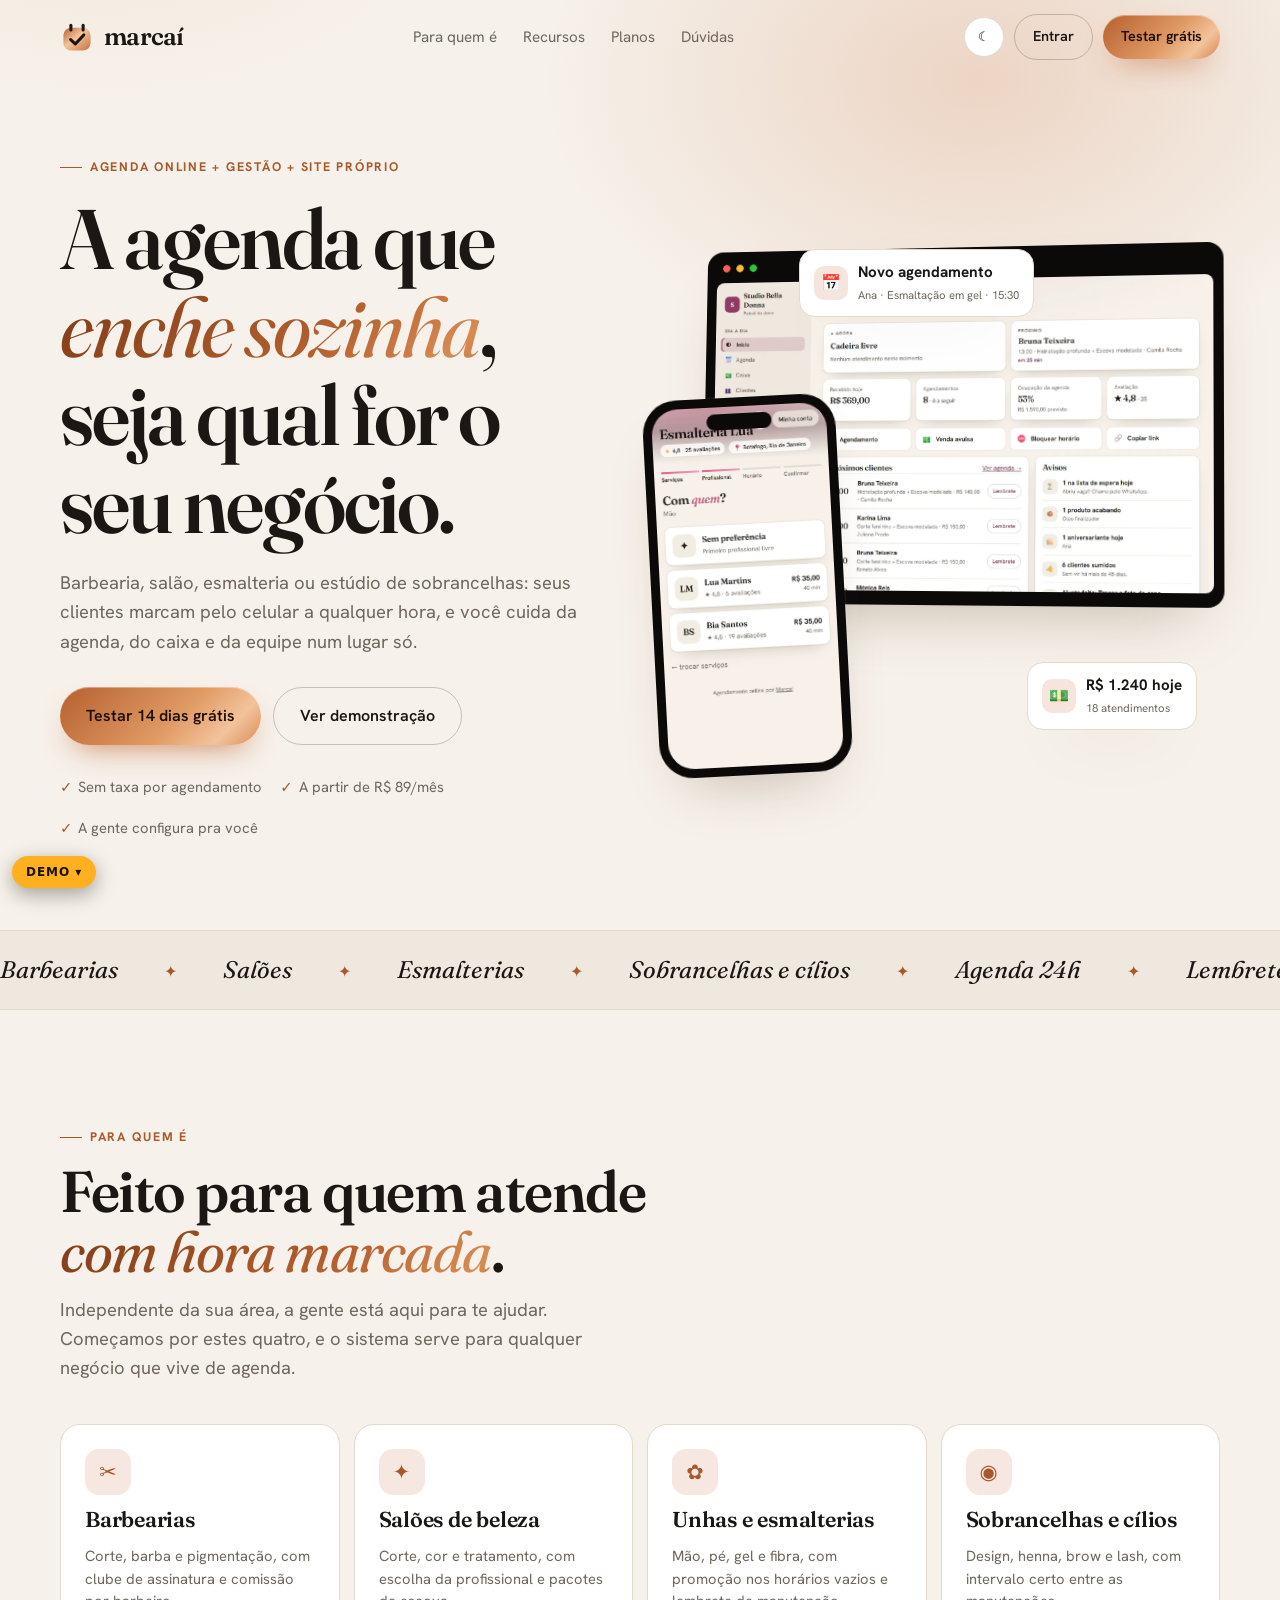
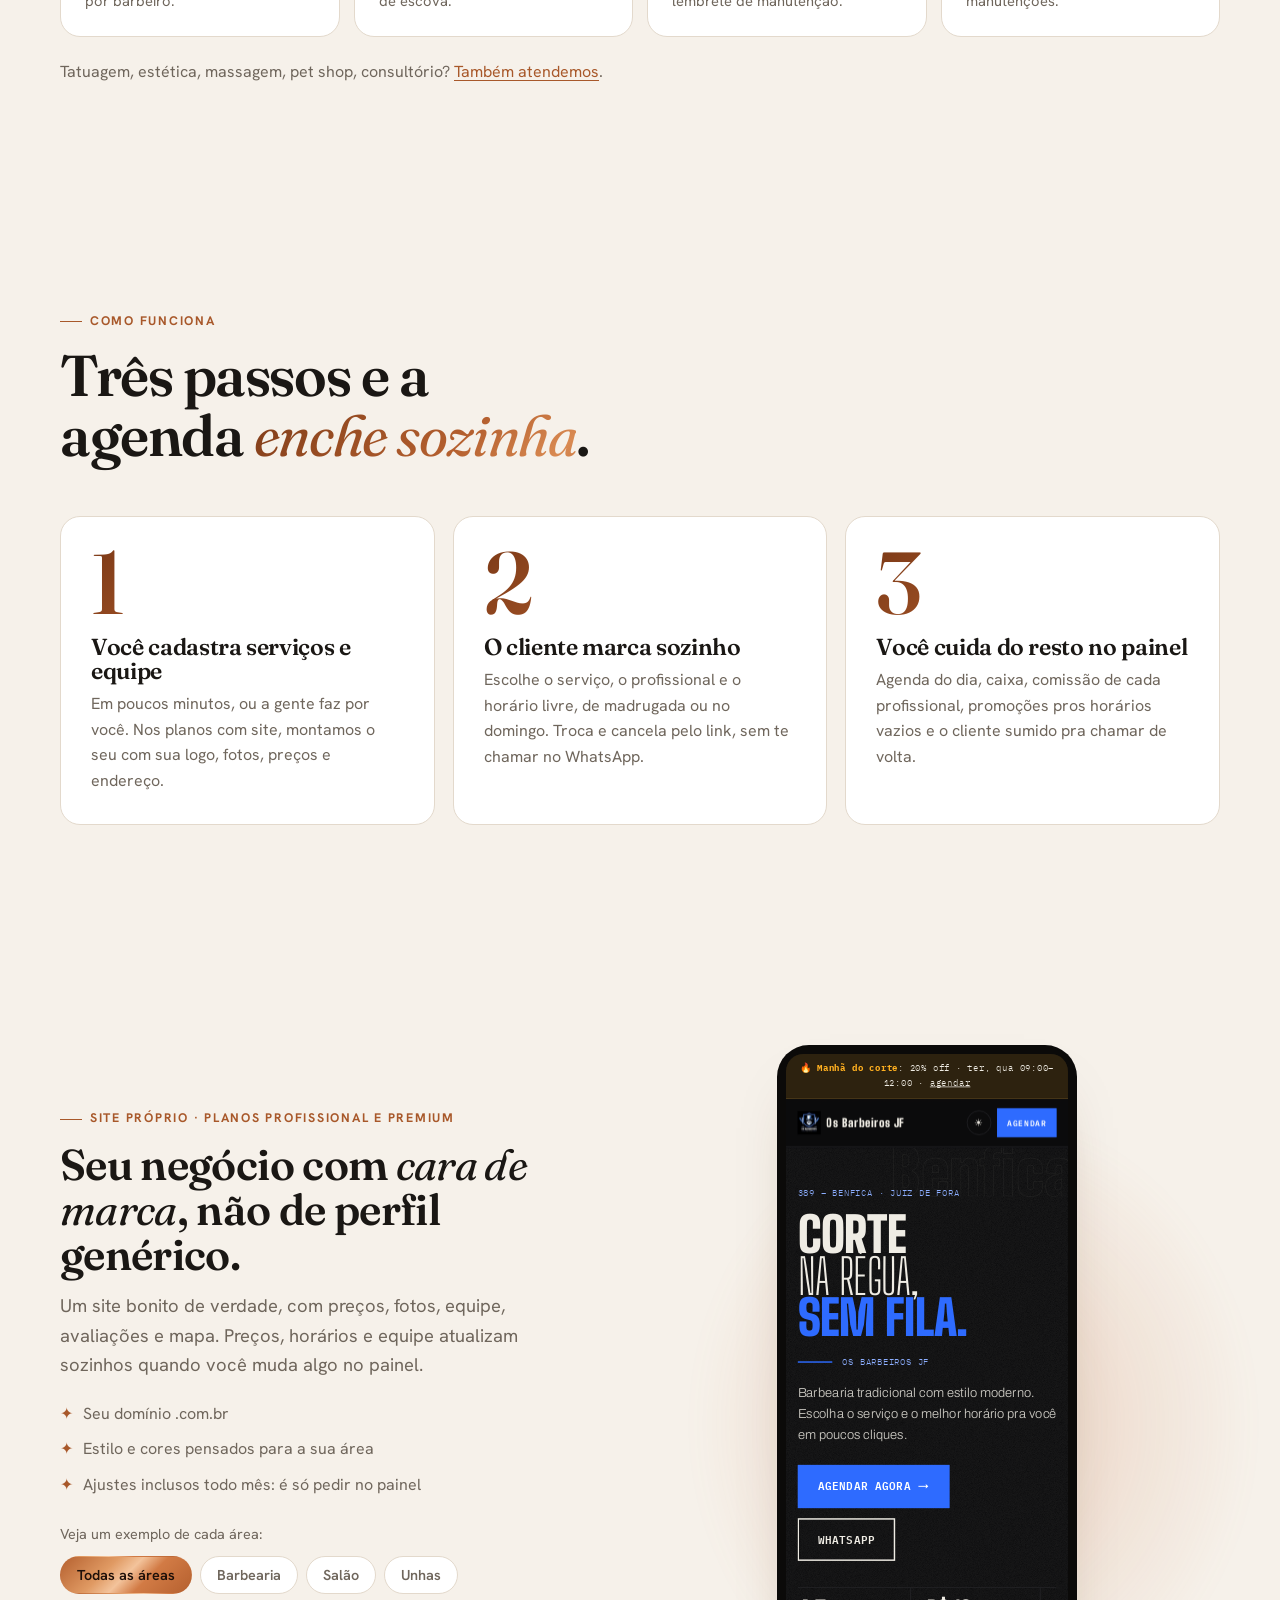
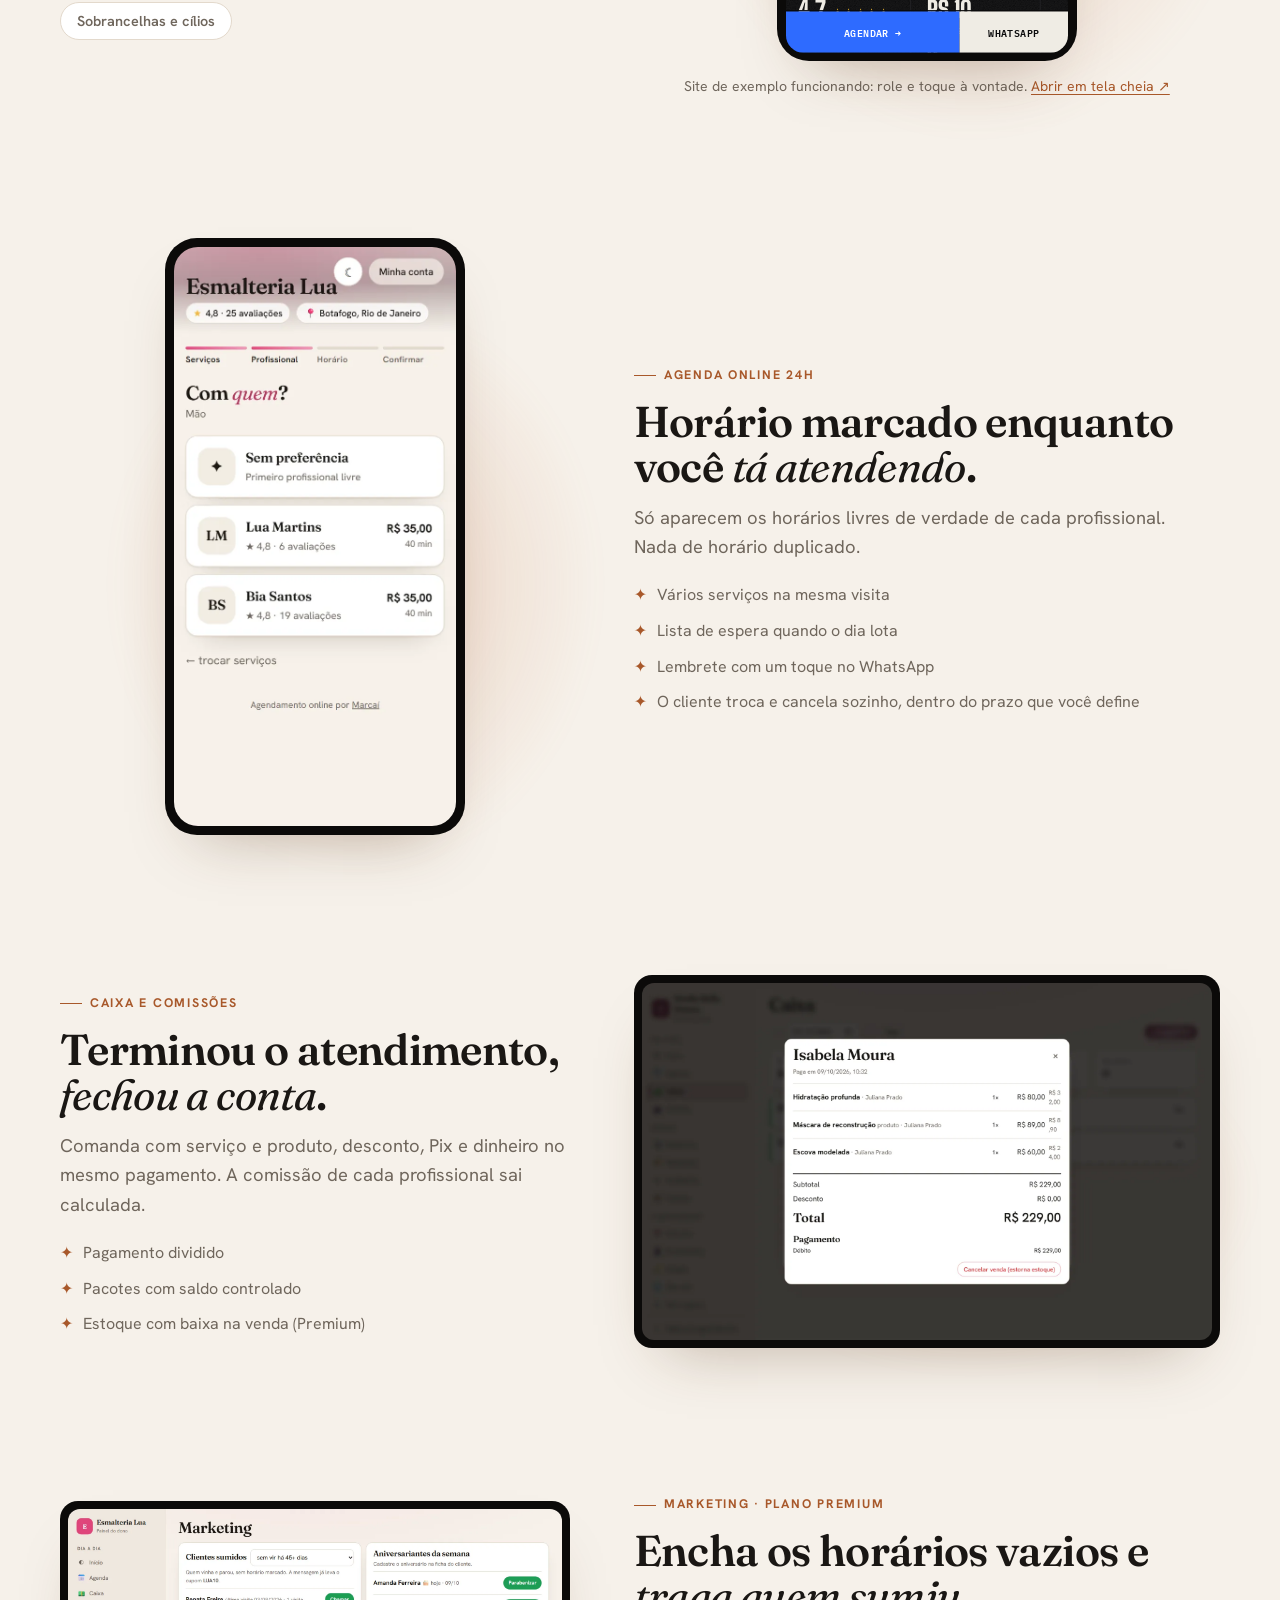
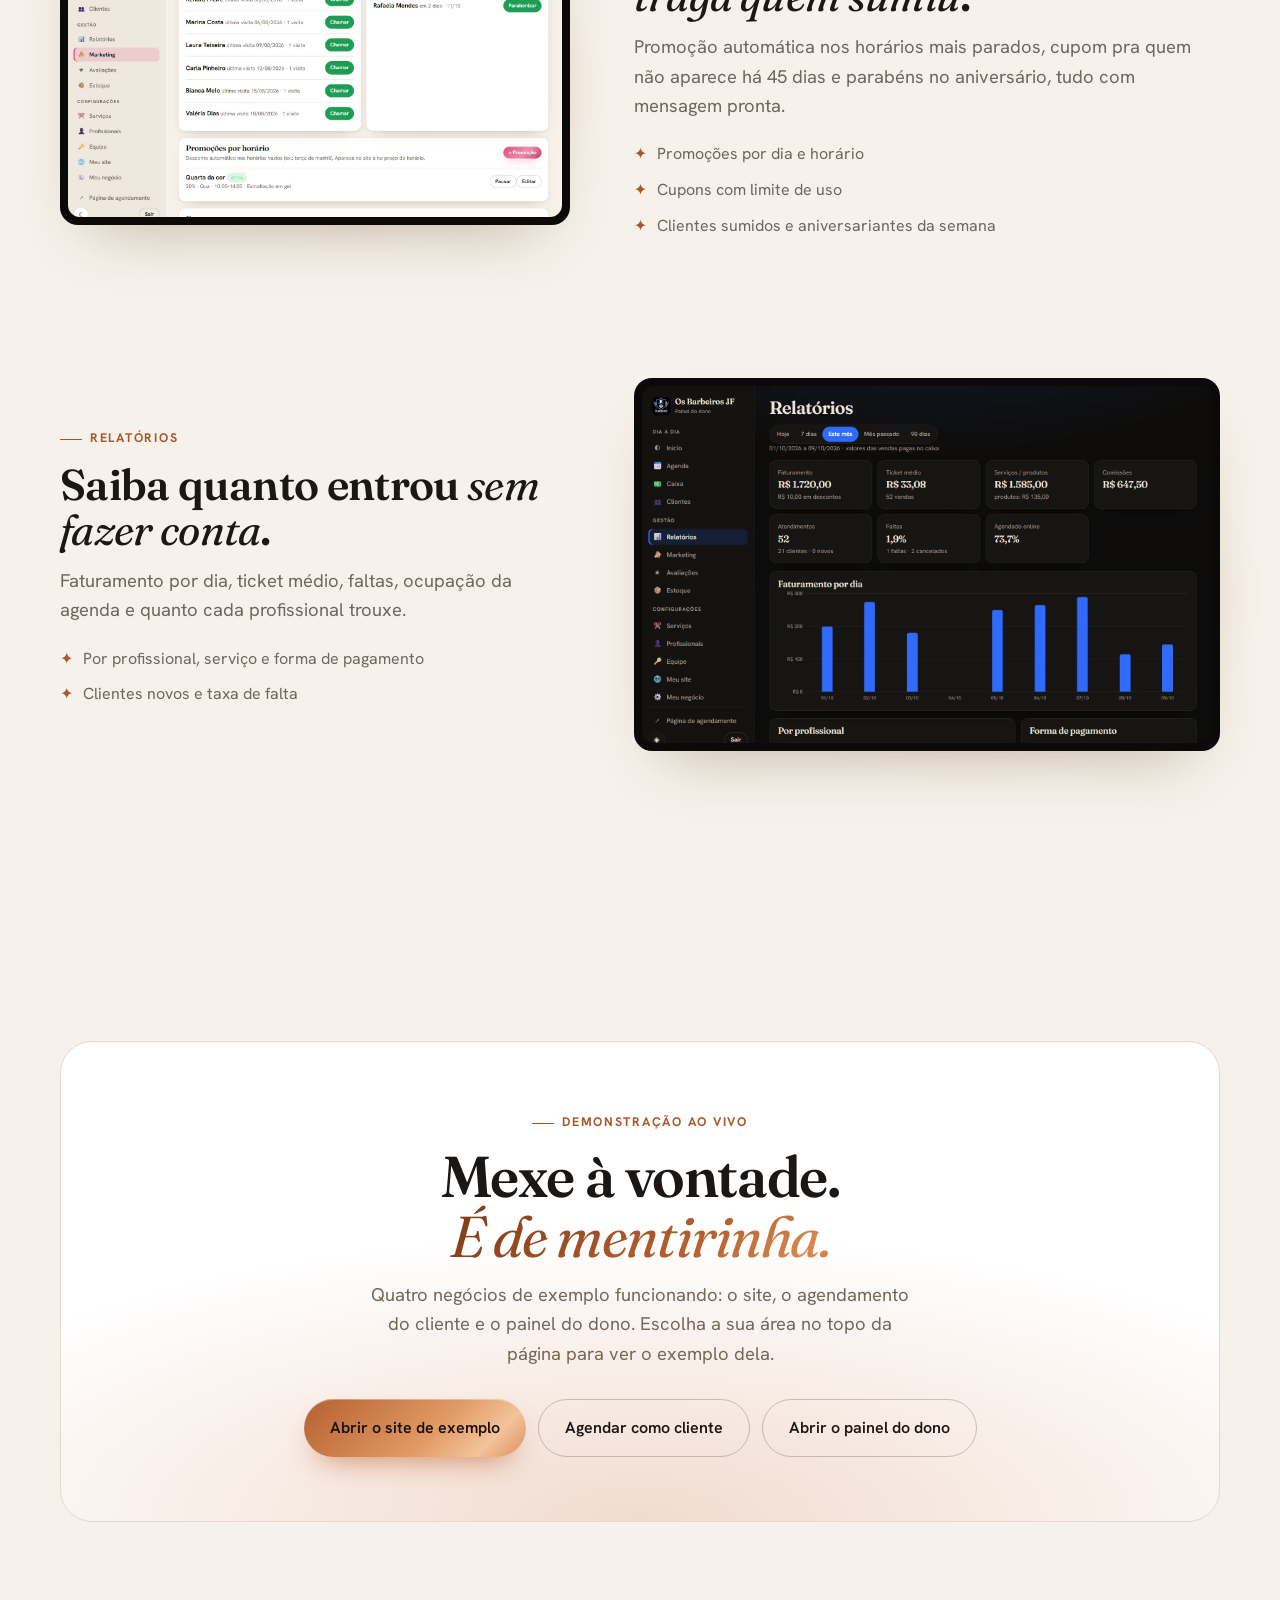
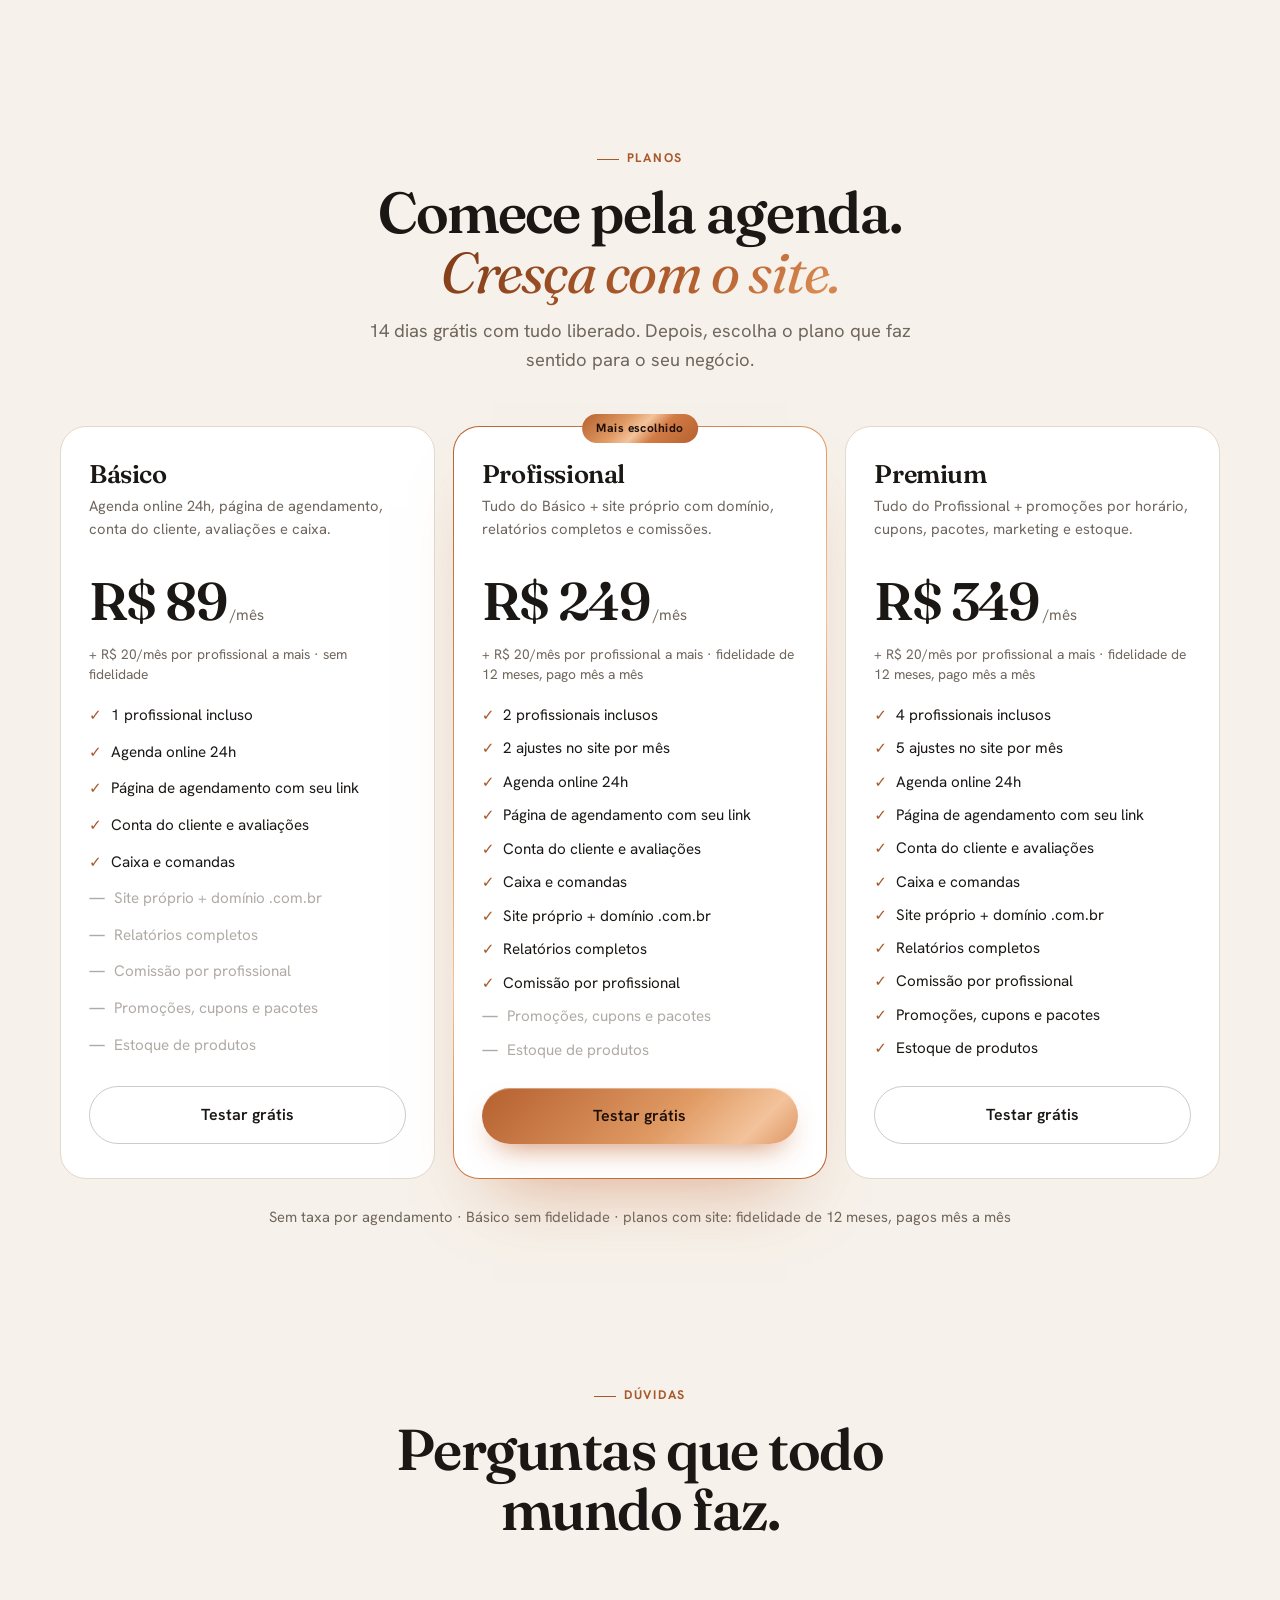
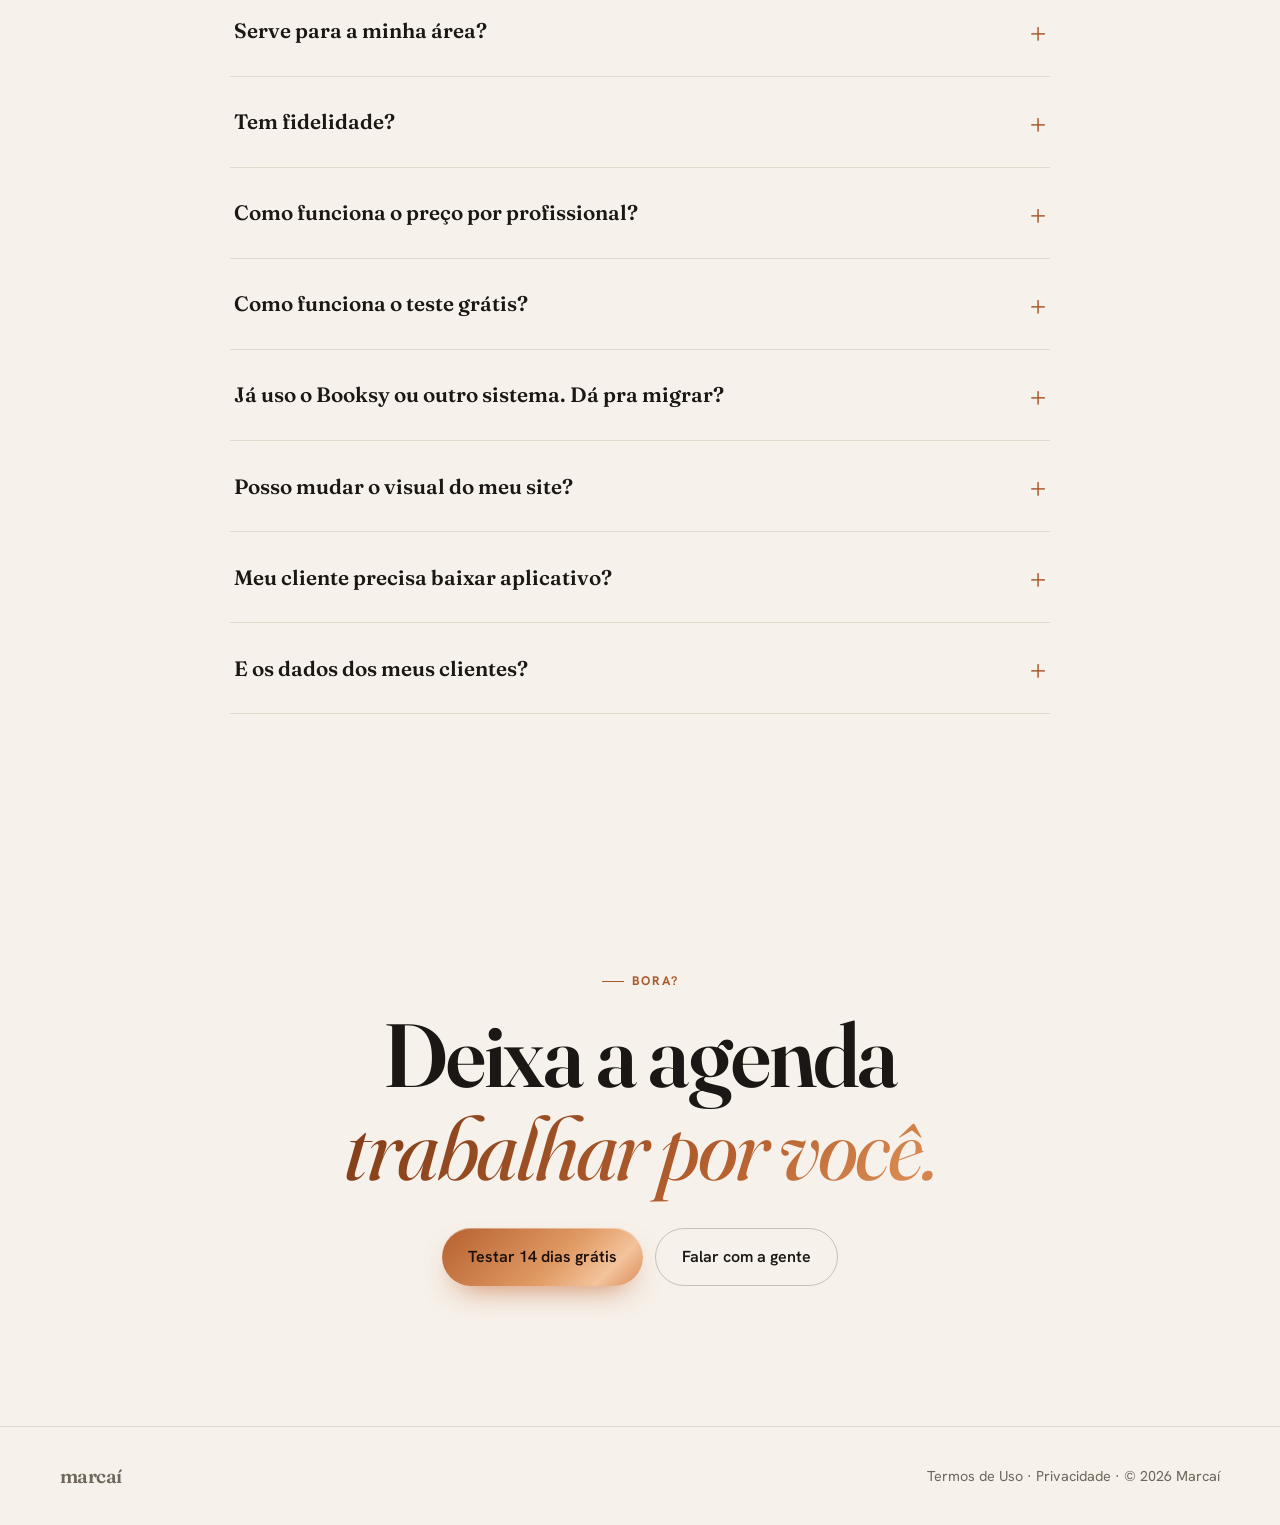
<file: index.html>
<!doctype html>
<html lang="pt-BR">
<head>
<meta charset="utf-8">
<meta name="viewport" content="width=device-width, initial-scale=1">
<title>Marcaí · Agenda online, site e gestão para quem atende com hora marcada</title>
<meta name="description" content="Agenda online 24h, caixa, comissões, marketing e site próprio para barbearias, salões, esmalterias e estúdios de sobrancelhas e cílios. Teste 14 dias grátis.">
<meta name="theme-color" content="#0e0d0c">
<script>(function () { try { var t = JSON.parse(localStorage.getItem("navalha_tema")); if (t) document.documentElement.dataset.tema = t; var s = new URLSearchParams(location.search).get("seg"); if (s) document.documentElement.dataset.seg = s; } catch (e) {} })();</script>
<link rel="icon" href="data:image/svg+xml,%3Csvg xmlns='http://www.w3.org/2000/svg' viewBox='0 0 40 40'%3E%3Crect x='4' y='9' width='32' height='27' rx='9' fill='%23e09a63'/%3E%3Crect x='11' y='4.5' width='3.6' height='9' rx='1.8' fill='%230e0d0c'/%3E%3Crect x='25.4' y='4.5' width='3.6' height='9' rx='1.8' fill='%230e0d0c'/%3E%3Cpath d='M12.5 23 18 28.2 28 17.6' fill='none' stroke='%231d130c' stroke-width='3.6' stroke-linecap='round' stroke-linejoin='round'/%3E%3C/svg%3E">
<link rel="preconnect" href="https://fonts.googleapis.com">
<link rel="preconnect" href="https://fonts.gstatic.com" crossorigin>
<link href="https://fonts.googleapis.com/css2?family=Fraunces:ital,opsz,wght@0,9..144,400;0,9..144,600;1,9..144,400&family=Hanken+Grotesk:wght@400;500;600;700&display=swap" rel="stylesheet">
<link rel="stylesheet" href="css/vendas.css?v=202610091335">
</head>
<body>

<header id="topo"><div class="wrap">
  <a href="./" class="logo" aria-label="Marcaí">
    <svg viewBox="0 0 40 40" aria-hidden="true"><defs><linearGradient id="lg" x1="0" y1="0" x2="1" y2="1"><stop offset="0" stop-color="var(--logo-1, #b5602f)"/><stop offset=".45" stop-color="var(--logo-2, #f3c39b)"/><stop offset="1" stop-color="var(--logo-3, #c8703f)"/></linearGradient></defs>
      <rect x="4" y="9" width="32" height="27" rx="9" fill="url(#lg)"/><rect x="11" y="4.5" width="3.6" height="9" rx="1.8" fill="currentColor"/><rect x="25.4" y="4.5" width="3.6" height="9" rx="1.8" fill="currentColor"/><path d="M12.5 23 18 28.2 28 17.6" fill="none" stroke="#1d130c" stroke-width="3.6" stroke-linecap="round" stroke-linejoin="round"/></svg>
    marcaí</a>
  <nav class="menu"><a class="ln" href="#areas">Para quem é</a><a class="ln" href="#recursos">Recursos</a><a class="ln" href="#planos">Planos</a><a class="ln" href="#duvidas">Dúvidas</a></nav>
  <div class="topo-acoes"><span id="tema"></span><a class="btn btn-sm so-desk" href="painel.html">Entrar</a><a class="btn btn-cobre btn-sm" href="painel.html">Testar grátis</a></div>
</div></header>

<main>
  <section class="hero"><div class="wrap grade">
    <div>
      <span class="rotulo aparece" style="animation-delay:.05s" data-k="rotulo">Agenda online + gestão + site próprio</span>
      <h1 id="titulo" data-k="titulo">A agenda que <em class="cobre">enche sozinha</em>, seja qual for o seu negócio.</h1>
      <p class="lead aparece" style="animation-delay:.9s" data-k="lead">Barbearia, salão, esmalteria ou estúdio de sobrancelhas: seus clientes marcam pelo celular a qualquer hora, e você cuida da agenda, do caixa e da equipe num lugar só.</p>
      <div class="ctas aparece" style="animation-delay:1.05s"><a class="btn btn-cobre" href="painel.html">Testar 14 dias grátis</a><a class="btn" href="#demo">Ver demonstração</a></div>
      <div class="selos aparece" style="animation-delay:1.2s"><span>Sem taxa por agendamento</span><span>A partir de R$ 89/mês</span><span>A gente configura pra você</span></div>
    </div>
    <div class="palco" id="palco">
      <div class="note"><img data-img="painel" src="img/tela-painel.webp" alt="Painel do Marcaí com o resumo do dia"></div>
      <div class="cel"><img data-img="agendar" src="img/tela-agendar.webp" alt="Cliente escolhendo horário pelo celular"></div>
      <div class="bolha b1"><span class="ic">📅</span><div><b>Novo agendamento</b><small data-k="bolha">Ana · Esmaltação em gel · 15:30</small></div></div>
      <div class="bolha b2"><span class="ic">💵</span><div><b>R$ 1.240 hoje</b><small>18 atendimentos</small></div></div>
    </div>
  </div></section>

  <div class="faixa" aria-hidden="true"><div id="faixa"></div></div>

  <section id="areas"><div class="wrap">
    <div class="revela"><span class="rotulo">Para quem é</span><h2 style="margin-top:14px">Feito para quem atende<br><em class="cobre">com hora marcada</em>.</h2>
      <p class="lead" style="margin-top:14px">Independente da sua área, a gente está aqui para te ajudar. Começamos por estes quatro, e o sistema serve para qualquer negócio que vive de agenda.</p></div>
    <div class="areas">
      <a class="area revela atraso-1" href="?seg=barbearia" data-ir-seg="barbearia"><span class="ic">✂</span><b>Barbearias</b><small>Corte, barba e pigmentação, com clube de assinatura e comissão por barbeiro.</small></a>
      <a class="area revela atraso-2" href="?seg=salao" data-ir-seg="salao"><span class="ic">✦</span><b>Salões de beleza</b><small>Corte, cor e tratamento, com escolha da profissional e pacotes de escova.</small></a>
      <a class="area revela atraso-3" href="?seg=unhas" data-ir-seg="unhas"><span class="ic">✿</span><b>Unhas e esmalterias</b><small>Mão, pé, gel e fibra, com promoção nos horários vazios e lembrete de manutenção.</small></a>
      <a class="area revela atraso-4" href="?seg=cilios" data-ir-seg="cilios"><span class="ic">◉</span><b>Sobrancelhas e cílios</b><small>Design, henna, brow e lash, com intervalo certo entre as manutenções.</small></a>
    </div>
    <p class="nota-areas revela">Tatuagem, estética, massagem, pet shop, consultório? <a href="#duvidas">Também atendemos</a>.</p>
  </div></section>

  <section id="como"><div class="wrap">
    <div class="revela"><span class="rotulo">Como funciona</span><h2 style="margin-top:14px">Três passos e a<br>agenda <em class="cobre">enche sozinha</em>.</h2></div>
    <div class="passos">
      <div class="passo revela atraso-1"><span class="n cobre">1</span><h3>Você cadastra serviços e equipe</h3><p>Em poucos minutos, ou a gente faz por você. Nos planos com site, montamos o seu com sua logo, fotos, preços e endereço.</p></div>
      <div class="passo revela atraso-2"><span class="n cobre">2</span><h3>O cliente marca sozinho</h3><p data-k="passo2">Escolhe o serviço, o profissional e o horário livre, de madrugada ou no domingo. Troca e cancela pelo link, sem te chamar no WhatsApp.</p></div>
      <div class="passo revela atraso-3"><span class="n cobre">3</span><h3>Você cuida do resto no painel</h3><p>Agenda do dia, caixa, comissão de cada profissional, promoções pros horários vazios e o cliente sumido pra chamar de volta.</p></div>
    </div>
  </div></section>

  <section id="recursos" style="padding-top:40px"><div class="wrap">
    <div class="recurso">
      <div class="revela esq"><span class="rotulo">Site próprio · planos Profissional e Premium</span><h3 data-k="siteTitulo">Seu negócio com <em>cara de marca</em>, não de perfil genérico.</h3>
        <p class="lead">Um site bonito de verdade, com preços, fotos, equipe, avaliações e mapa. Preços, horários e equipe atualizam sozinhos quando você muda algo no painel.</p>
        <ul><li>Seu domínio .com.br</li><li>Estilo e cores pensados para a sua área</li><li>Ajustes inclusos todo mês: é só pedir no painel</li></ul>
        <div class="seletor-area" role="tablist" aria-label="Veja um site de exemplo de cada área">
          <span class="dica-seletor">Veja um exemplo de cada área:</span>
          <button role="tab" data-seg="">Todas as áreas</button><button role="tab" data-seg="barbearia">Barbearia</button><button role="tab" data-seg="salao">Salão</button><button role="tab" data-seg="unhas">Unhas</button><button role="tab" data-seg="cilios">Sobrancelhas e cílios</button>
        </div></div>
      <div class="rec-img revela dir"><div class="moldura cel-m cel-vivo"><iframe id="site-vivo" title="Site de exemplo" loading="lazy"></iframe></div>
        <p class="legenda-vivo">Site de exemplo funcionando: role e toque à vontade. <a id="site-vivo-abrir" href="#" target="_blank" rel="noopener">Abrir em tela cheia ↗</a></p></div>
    </div>
    <div class="recurso inv">
      <div class="revela dir"><span class="rotulo">Agenda online 24h</span><h3>Horário marcado enquanto você <em>tá atendendo</em>.</h3>
        <p class="lead">Só aparecem os horários livres de verdade de cada profissional. Nada de horário duplicado.</p>
        <ul><li>Vários serviços na mesma visita</li><li>Lista de espera quando o dia lota</li><li>Lembrete com um toque no WhatsApp</li><li>O cliente troca e cancela sozinho, dentro do prazo que você define</li></ul></div>
      <div class="rec-img revela esq"><div class="moldura cel-m"><img data-img="agendar" src="img/tela-agendar.webp" alt="Tela de agendamento" loading="lazy"></div></div>
    </div>
    <div class="recurso">
      <div class="revela esq"><span class="rotulo">Caixa e comissões</span><h3>Terminou o atendimento, <em>fechou a conta</em>.</h3>
        <p class="lead">Comanda com serviço e produto, desconto, Pix e dinheiro no mesmo pagamento. A comissão de cada profissional sai calculada.</p>
        <ul><li>Pagamento dividido</li><li>Pacotes com saldo controlado</li><li>Estoque com baixa na venda (Premium)</li></ul></div>
      <div class="rec-img revela dir"><div class="moldura"><img data-img="caixa" src="img/tela-caixa.webp" alt="Caixa com comanda aberta" loading="lazy"></div></div>
    </div>
    <div class="recurso inv">
      <div class="revela dir"><span class="rotulo">Marketing · plano Premium</span><h3>Encha os horários vazios e <em>traga quem sumiu</em>.</h3>
        <p class="lead">Promoção automática nos horários mais parados, cupom pra quem não aparece há 45 dias e parabéns no aniversário, tudo com mensagem pronta.</p>
        <ul><li>Promoções por dia e horário</li><li>Cupons com limite de uso</li><li>Clientes sumidos e aniversariantes da semana</li></ul></div>
      <div class="rec-img revela esq"><div class="moldura"><img data-img="marketing" src="img/tela-marketing.webp" alt="Tela de marketing" loading="lazy"></div></div>
    </div>
    <div class="recurso">
      <div class="revela esq"><span class="rotulo">Relatórios</span><h3>Saiba quanto entrou <em>sem fazer conta</em>.</h3>
        <p class="lead">Faturamento por dia, ticket médio, faltas, ocupação da agenda e quanto cada profissional trouxe.</p>
        <ul><li>Por profissional, serviço e forma de pagamento</li><li>Clientes novos e taxa de falta</li></ul></div>
      <div class="rec-img revela dir"><div class="moldura"><img data-img="relatorios" src="img/tela-relatorios.webp" alt="Relatórios" loading="lazy"></div></div>
    </div>
  </div></section>

  <section id="demo" class="demo"><div class="wrap"><div class="caixa revela">
    <span class="rotulo">Demonstração ao vivo</span>
    <h2 style="margin-top:14px">Mexe à vontade.<br><em class="cobre">É de mentirinha.</em></h2>
    <p class="lead" data-k="demo">Quatro negócios de exemplo funcionando: o site, o agendamento do cliente e o painel do dono. Escolha a sua área no topo da página para ver o exemplo dela.</p>
    <div class="ctas"><a class="btn btn-cobre" id="demo-site" href="#">Abrir o site de exemplo</a><a class="btn" id="demo-agendar" href="#">Agendar como cliente</a><a class="btn" id="demo-painel" href="#">Abrir o painel do dono</a></div>
  </div></div></section>

  <section id="planos"><div class="wrap">
    <div style="text-align:center" class="revela"><span class="rotulo">Planos</span><h2 style="margin-top:14px">Comece pela agenda.<br><em class="cobre">Cresça com o site.</em></h2>
      <p class="lead" style="margin:14px auto 0">14 dias grátis com tudo liberado. Depois, escolha o plano que faz sentido para o seu negócio.</p></div>
    <div class="planos" id="lista-planos"></div>
    <p class="nota-planos">Sem taxa por agendamento · Básico sem fidelidade · planos com site: fidelidade de 12 meses, pagos mês a mês</p>
  </div></section>

  <section id="duvidas" style="padding-top:40px"><div class="wrap">
    <div style="text-align:center" class="revela"><span class="rotulo">Dúvidas</span><h2 style="margin-top:14px" data-k="faq">Perguntas que todo<br>mundo faz.</h2></div>
    <div class="faq">
      <details><summary>Serve para a minha área?</summary><p>Se você atende com hora marcada, serve. Começamos por barbearias, salões, esmalterias e estúdios de sobrancelhas e cílios, mas o sistema funciona igual para tatuagem, estética, massagem, consultórios e outros. Fale com a gente que ajudamos a configurar.</p></details>
      <details><summary>Tem fidelidade?</summary><p>No Básico, não: você paga mês a mês e cancela quando quiser. Nos planos com site próprio (Profissional e Premium) a fidelidade é de 12 meses, porque montamos o site e cuidamos do domínio; o pagamento continua sendo mensal, sem parcelar nada.</p></details>
      <details><summary>Como funciona o preço por profissional?</summary><p>Cada plano já inclui profissionais (1 no Básico, 2 no Profissional e 4 no Premium). Precisa de mais? Cada profissional a mais custa R$ 20 por mês, sem limite de equipe.</p></details>
      <details><summary>Como funciona o teste grátis?</summary><p>São 14 dias com tudo liberado, sem cartão. Você cria a conta, cadastra seus serviços e já recebe agendamentos. No fim, escolhe um plano para continuar.</p></details>
      <details><summary>Já uso o Booksy ou outro sistema. Dá pra migrar?</summary><p>Dá. A gente cadastra seus serviços, preços e equipe e te ajuda a avisar os clientes do link novo. O histórico de clientes vai se formando conforme eles agendam.</p></details>
      <details><summary>Posso mudar o visual do meu site?</summary><p>O site é feito e mantido pela nossa equipe: você vê tudo no painel e pede as mudanças (fotos, textos, banners) em "Meu site". Cada plano com site tem ajustes inclusos por mês. Preços, horários e equipe você muda sozinho, e isso não conta como ajuste.</p></details>
      <details><summary>Meu cliente precisa baixar aplicativo?</summary><p>Não. Ele agenda pelo navegador do celular, a partir do seu link, do seu site, do Instagram ou do WhatsApp.</p></details>
      <details><summary>E os dados dos meus clientes?</summary><p>São seus. A gente só guarda e processa para o sistema funcionar, seguindo a LGPD. Veja a <a href="privacidade.html">Política de Privacidade</a> e os <a href="termos.html">Termos de Uso</a>.</p></details>
    </div>
  </div></section>

  <section class="final"><div class="wrap revela">
    <span class="rotulo">Bora?</span>
    <h2 style="margin-top:16px">Deixa a agenda<br><em class="cobre">trabalhar por você.</em></h2>
    <div class="ctas"><a class="btn btn-cobre" href="painel.html">Testar 14 dias grátis</a><a class="btn" id="falar" href="#">Falar com a gente</a></div>
  </div></section>
</main>

<footer><div class="wrap"><span class="logo" style="font-size:1.2rem">marcaí</span>
  <span><a href="termos.html">Termos de Uso</a> · <a href="privacidade.html">Privacidade</a> · © <span id="ano"></span> Marcaí</span></div></footer>

<script src="js/banco-local.js?v=202610091335"></script>
<script src="js/comum.js?v=202610091335"></script>
<script src="js/vendas.js?v=202610091335"></script>
</body>
</html>
</file>
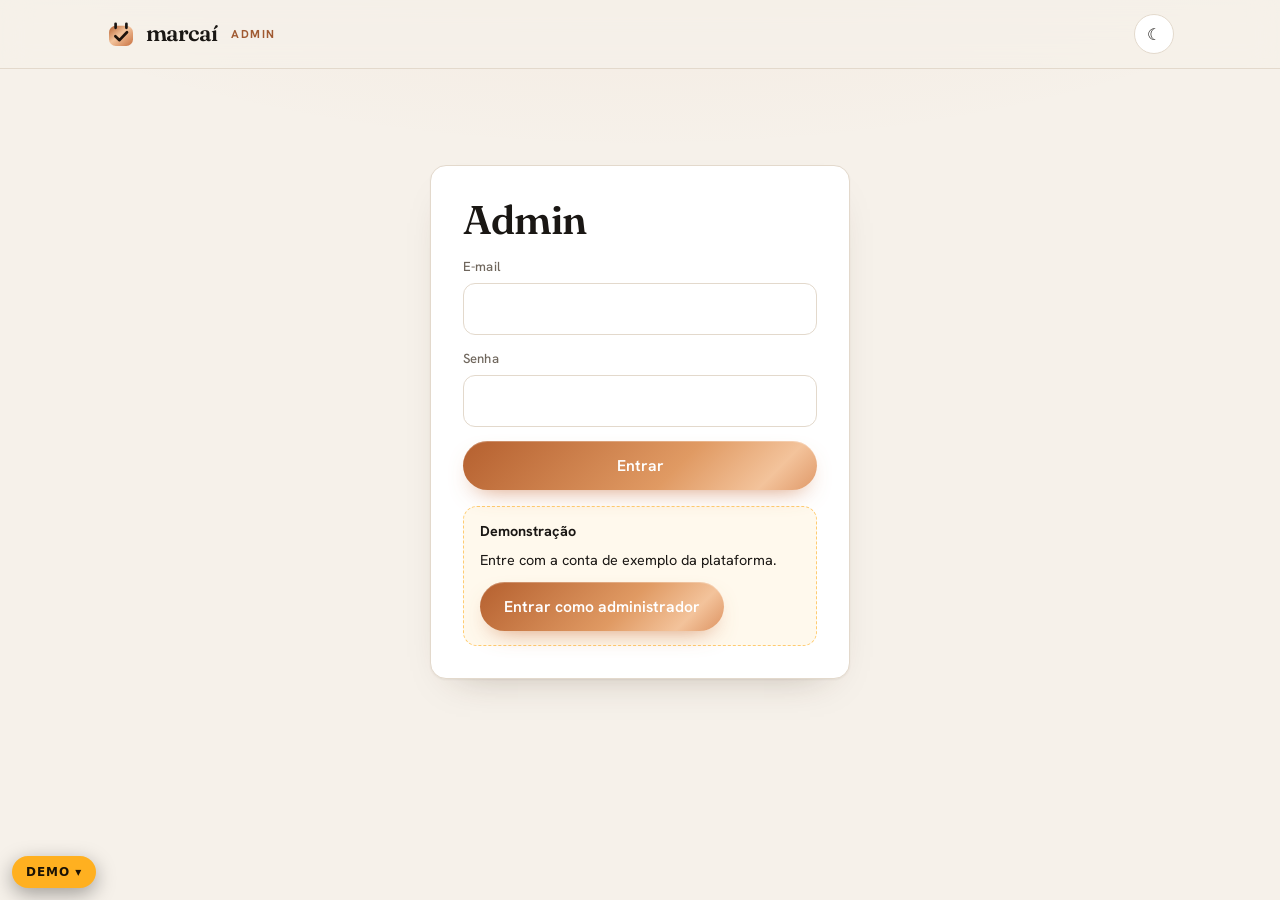
<file: admin.html>
<!doctype html>
<html lang="pt-BR">
<head>
<meta charset="utf-8">
<meta name="viewport" content="width=device-width, initial-scale=1">
<meta name="robots" content="noindex">
<title>Admin · Marcaí</title>
<meta name="theme-color" content="#0e0d0c">
<script>(function () { try { var t = JSON.parse(localStorage.getItem("navalha_tema")); if (t) document.documentElement.dataset.tema = t; } catch (e) {} })();</script>
<link rel="icon" href="data:image/svg+xml,%3Csvg xmlns='http://www.w3.org/2000/svg' viewBox='0 0 40 40'%3E%3Crect x='4' y='9' width='32' height='27' rx='9' fill='%23e09a63'/%3E%3Crect x='11' y='4.5' width='3.6' height='9' rx='1.8' fill='%230e0d0c'/%3E%3Crect x='25.4' y='4.5' width='3.6' height='9' rx='1.8' fill='%230e0d0c'/%3E%3Cpath d='M12.5 23 18 28.2 28 17.6' fill='none' stroke='%231d130c' stroke-width='3.6' stroke-linecap='round' stroke-linejoin='round'/%3E%3C/svg%3E">
<link rel="preconnect" href="https://fonts.googleapis.com">
<link rel="preconnect" href="https://fonts.gstatic.com" crossorigin>
<link href="https://fonts.googleapis.com/css2?family=Fraunces:ital,opsz,wght@0,9..144,400;0,9..144,600;1,9..144,400&family=Hanken+Grotesk:wght@400;500;600;700&display=swap" rel="stylesheet">
<link rel="stylesheet" href="css/app.css?v=202610091335">
<link rel="stylesheet" href="css/cliente.css?v=202610091335">
<style>
  /* o admin usa o cobre do Marcaí como cor de destaque */
  :root { --blue: #c8703f; --on-accent: #1e1009; }
  body.cliente .btn-blue { background: linear-gradient(135deg, #b5602f 0%, #e09a63 35%, #f3c39b 50%, #d27b45 65%, #b5602f 100%); background-size: 180% auto; }
  .topo-adm { position: sticky; top: 0; z-index: 30; background: color-mix(in srgb, var(--bg) 82%, transparent); backdrop-filter: blur(14px); border-bottom: 1px solid var(--line); }
  .topo-adm .wrap { display: flex; align-items: center; justify-content: space-between; height: 68px; gap: 12px; }
  .logo-n { display: inline-flex; align-items: center; gap: 10px; font-family: var(--serif); font-size: 1.4rem; font-weight: 600; letter-spacing: -.03em; color: var(--text); }
  .logo-n svg { width: 30px; height: 30px; }
  .logo-n small { font-family: var(--sans); font-size: .72rem; font-weight: 700; letter-spacing: .14em; text-transform: uppercase; color: var(--blue-light); margin-left: 4px; }
  main.wrap { padding-top: 26px; padding-bottom: 70px; max-width: 1180px; }
  h2 { margin-bottom: 4px; }
  .kpis { display: grid; grid-template-columns: repeat(auto-fit, minmax(180px, 1fr)); gap: 12px; margin: 6px 0 30px; }
  .kpis .card { padding: 18px; }
  .kpis b { display: block; font-family: var(--serif); font-weight: 600; font-size: clamp(1.35rem, 2vw, 2rem); letter-spacing: -.02em; margin-top: 4px; overflow-wrap: anywhere; }
  .kpis .card.destaque { border: 1px solid transparent; background: linear-gradient(var(--card), var(--card)) padding-box, linear-gradient(135deg, #b5602f, #f3c39b, #b5602f) border-box; }
  .tabela { border: 1px solid var(--line); border-radius: 16px; overflow-x: auto; background: var(--card); box-shadow: var(--sombra); }
  .tr { display: grid; grid-template-columns: 2fr 1.1fr .9fr 1fr .7fr .6fr auto; gap: 12px; align-items: center; padding: 14px 18px; border-top: 1px solid var(--line); min-width: 900px; }
  .tr.th { border-top: 0; background: var(--card-2); font-size: .72rem; font-weight: 700; text-transform: uppercase; letter-spacing: .1em; color: var(--muted); }
  .tr b { font-weight: 600; }
  .tag.teste { background: color-mix(in srgb, #3b82f6 16%, transparent); color: #60a5fa; }
  .tag.ativa { background: color-mix(in srgb, #22c55e 16%, transparent); color: #22c55e; }
  .tag.atrasada { background: color-mix(in srgb, #f59e0b 18%, transparent); color: #d97706; }
  .tag.suspensa, .tag.cancelada { background: color-mix(in srgb, #ef4444 15%, transparent); color: #ef4444; }
  .auth { max-width: 420px; margin: 70px auto; padding: 32px; }
  .filtros { display: flex; gap: 8px; flex-wrap: wrap; }
  .filtros input { max-width: 280px; }
  .filtros select { width: auto; }
  .secao { margin-top: 40px; }
  .plano { display: grid; grid-template-columns: repeat(auto-fit, minmax(130px, 1fr)); gap: 10px; align-items: end; }
  @media (max-width: 760px) { .plano { grid-template-columns: 1fr 1fr; } }
  .plano-card { padding: 18px; }
  .checks { display: flex; flex-wrap: wrap; gap: 6px; }
  .chk { display: inline-flex; align-items: center; gap: 6px; margin: 0; color: var(--text); background: var(--bg-alt); border: 1px solid var(--line); border-radius: 999px; padding: 7px 12px; font-size: .88rem; cursor: pointer; }
  .pedido { border-top: 1px solid var(--line); padding: 16px 0 4px; }
  .pedido:first-of-type { border-top: 0; }
  .row-f { display: flex; gap: 8px; align-items: center; flex-wrap: wrap; }
  .row input.grow, .row-f input.grow { min-width: 0; flex: 1 1 200px; }
  .row:has(> input.grow) { flex-wrap: wrap; }
</style>
</head>
<body class="cliente">
<header class="topo-adm"><div class="wrap">
  <span class="logo-n"><svg viewBox="0 0 40 40" aria-hidden="true"><defs><linearGradient id="lg" x1="0" y1="0" x2="1" y2="1"><stop offset="0" stop-color="#b5602f"/><stop offset=".45" stop-color="#f3c39b"/><stop offset="1" stop-color="#c8703f"/></linearGradient></defs>
    <rect x="4" y="9" width="32" height="27" rx="9" fill="url(#lg)"/><rect x="11" y="4.5" width="3.6" height="9" rx="1.8" fill="currentColor"/><rect x="25.4" y="4.5" width="3.6" height="9" rx="1.8" fill="currentColor"/><path d="M12.5 23 18 28.2 28 17.6" fill="none" stroke="#1d130c" stroke-width="3.6" stroke-linecap="round" stroke-linejoin="round"/></svg>marcaí<small>admin</small></span>
  <div class="row"><span id="tema"></span><button class="btn btn-ghost btn-sm hidden" id="sair">Sair</button></div>
</div></header>
<main class="wrap" id="app"><p class="carregando">Carregando…</p></main>

<script src="js/banco-local.js?v=202610091335"></script>
<script src="js/comum.js?v=202610091335"></script>
<script>$("#tema").replaceWith(botaoTema());</script>
<script src="js/admin.js?v=202610091335"></script>
</body>
</html>
</file>
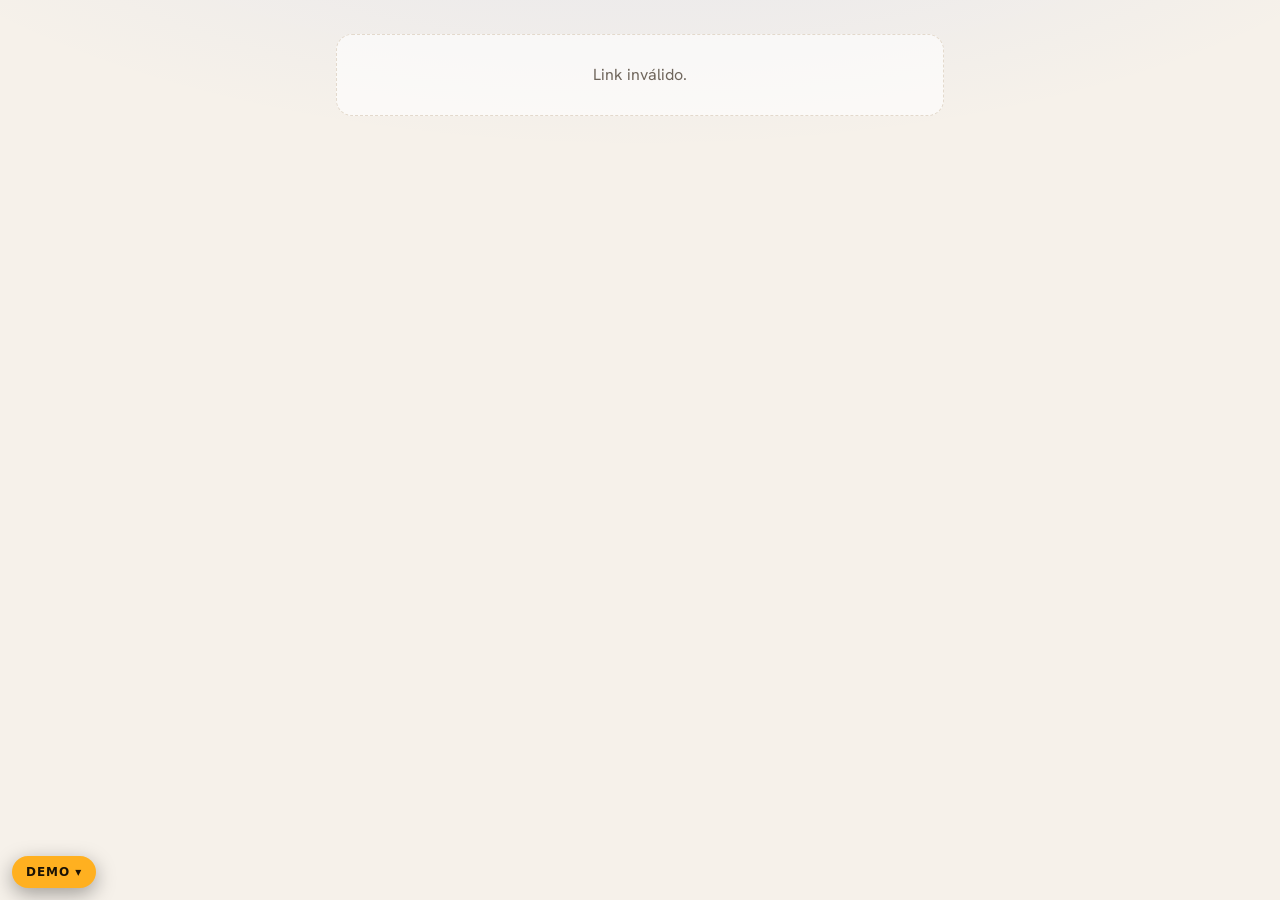
<file: agendamento.html>
<!doctype html>
<html lang="pt-BR">
<head>
<meta charset="utf-8">
<meta name="viewport" content="width=device-width, initial-scale=1">
<meta name="robots" content="noindex">
<title>Meu agendamento</title>
<meta name="theme-color" content="#0e0d0c">
<script>(function () { try { var t = JSON.parse(localStorage.getItem("navalha_tema")); if (t) document.documentElement.dataset.tema = t; } catch (e) {} })();</script>
<link rel="icon" href="data:image/svg+xml,%3Csvg xmlns='http://www.w3.org/2000/svg' viewBox='0 0 40 40'%3E%3Crect x='4' y='9' width='32' height='27' rx='9' fill='%23e09a63'/%3E%3Crect x='11' y='4.5' width='3.6' height='9' rx='1.8' fill='%230e0d0c'/%3E%3Crect x='25.4' y='4.5' width='3.6' height='9' rx='1.8' fill='%230e0d0c'/%3E%3Cpath d='M12.5 23 18 28.2 28 17.6' fill='none' stroke='%231d130c' stroke-width='3.6' stroke-linecap='round' stroke-linejoin='round'/%3E%3C/svg%3E">
<link rel="preconnect" href="https://fonts.googleapis.com">
<link rel="preconnect" href="https://fonts.gstatic.com" crossorigin>
<link href="https://fonts.googleapis.com/css2?family=Fraunces:ital,opsz,wght@0,9..144,400;0,9..144,600;1,9..144,400&family=Hanken+Grotesk:wght@400;500;600;700&display=swap" rel="stylesheet">
<link rel="stylesheet" href="css/app.css?v=202610091335">
<link rel="stylesheet" href="css/cliente.css?v=202610091335">
<style>
  main.wrap { padding-top: 34px; padding-bottom: 60px; }
  .topo-b { display: flex; align-items: center; gap: 14px; }
  .topo-b img { width: 64px; height: 64px; border-radius: 18px; object-fit: cover; }
  .topo-b .grow { flex: 1; }
  .linha { display: flex; justify-content: space-between; gap: 12px; padding: 10px 0; border-bottom: 1px dashed var(--line); }
  .linha:last-child { border-bottom: 0; }
  .linha span { color: var(--muted); }
  .acoes { display: grid; gap: 12px; margin-top: 22px; }
  .atalhos { display: grid; grid-template-columns: 1fr 1fr; gap: 10px; }
  .atalho { display: flex; align-items: center; justify-content: center; gap: 8px; padding: 13px; border-radius: 14px; border: 1px solid var(--line); background: var(--card);
    color: var(--text); font: inherit; font-weight: 600; cursor: pointer; transition: border-color .2s, transform .2s; }
  .atalho:hover { border-color: var(--blue); transform: translateY(-1px); }
  .link-cancelar { background: none; border: 0; color: #e5484d; font: inherit; font-size: .92rem; cursor: pointer; padding: 6px; justify-self: center; }
  .link-cancelar:hover { text-decoration: underline; }
  .aviso-whats { display: flex; gap: 10px; align-items: center; margin: 4px 0 16px; color: var(--text); font-size: .92rem; cursor: pointer; }
  .aviso-whats input { width: 18px; height: 18px; flex: none; }
  .motivo-canc { margin-top: 14px; padding: 12px 14px; border-radius: 12px; background: color-mix(in srgb, #e5484d 8%, var(--card)); border: 1px solid color-mix(in srgb, #e5484d 30%, var(--line)); font-size: .92rem; }
  .rodape-links { display: flex; justify-content: center; gap: 18px; flex-wrap: wrap; margin-top: 34px; font-size: .88rem; }
  .rodape-links a { color: var(--muted); }
  .rodape-links a:hover { color: var(--text); }
  .dias { scrollbar-width: none; }
  .dias::-webkit-scrollbar { display: none; }
  .dias { display: flex; gap: 6px; overflow-x: auto; padding: 4px 2px 12px; margin-top: 12px; }
  .dia { flex: none; width: 62px; padding: 10px 0; border-radius: 16px; background: var(--card); border: 1px solid var(--line); color: var(--text); text-align: center; cursor: pointer; font: inherit; }
  .dia small { display: block; color: var(--muted); font-family: var(--sans); font-size: .68rem; text-transform: uppercase; }
  .dia b { font-family: var(--serif); font-weight: 600; font-size: 1.6rem; display: block; line-height: 1.1; }
  .dia.sel { background: var(--blue); border-color: var(--blue); color: var(--on-accent); }
  .dia:disabled { opacity: .25; cursor: not-allowed; }
  .horas { display: grid; grid-template-columns: repeat(auto-fill, minmax(78px, 1fr)); gap: 6px; margin-top: 8px; }
  .hora { padding: 11px 0; border-radius: 12px; background: var(--card); border: 1px solid var(--line); color: var(--text); font-family: var(--sans); font-weight: 600; cursor: pointer; }
  .hora:hover { border-color: var(--blue); }
  .aval { margin-top: 20px; border-color: color-mix(in srgb, #ffc531 45%, var(--line)); }
  .stars { display: flex; gap: 4px; margin: 10px 0 14px; }
  .stars button { background: none; border: 0; font-size: 2.3rem; line-height: 1; color: var(--line); cursor: pointer; padding: 0 2px; transition: transform .1s; }
  .stars button.on { color: #ffc531; }
  .stars button:hover { transform: scale(1.12); }
  .resposta { margin-top: 10px; padding: 10px 12px; border-left: 3px solid var(--blue); background: var(--bg-alt); font-size: .92rem; }
</style>
</head>
<body class="cliente">
<main class="wrap estreito" id="app"><p class="carregando">Carregando…</p></main>

<script src="js/banco-local.js?v=202610091335"></script>
<script src="js/comum.js?v=202610091335"></script>
<script>
(async () => {
  if (!configurado) return avisoNaoConfigurado();
  const app = $("#app");
  const codigo = new URLSearchParams(location.search).get("c");
  if (!/^[0-9a-f-]{36}$/i.test(codigo || "")) { app.innerHTML = `<div class="vazio">Link inválido.</div>`; return; }
  let a;

  async function render() {
    const r = await sb.rpc("consultar_agendamento", { p_codigo: codigo });
    a = r.data;
    if (r.error || !a) { app.innerHTML = `<div class="vazio">${r.error ? esc(msgErro(r.error)) : "Agendamento não encontrado."}</div>`; return; }
    const b = a.barbearia, fuso = b.fuso;
    aplicarTema(b);
    const rotulo = { confirmado: "Confirmado", concluido: "Concluído", cancelado: "Cancelado", faltou: "Não compareceu" }[a.status];
    document.title = `Meu agendamento · ${b.nome}`;
    app.innerHTML = `
      <div class="topo-b">
        ${b.logo_url ? `<img src="${esc(b.logo_url)}" alt="">` : ""}
        <div class="grow"><h1>${esc(b.nome)}</h1><span class="tag ${a.status}">${rotulo}</span></div>
        <span id="tema"></span>
      </div>
      ${a.status === "cancelado" ? `<div class="motivo-canc">${a.cancelado_por === "barbearia" ? `<b>${esc(b.nome)} cancelou este horário.</b>` : "<b>Você cancelou este horário.</b>"}${a.motivo_cancelamento ? `<br>Motivo: ${esc(a.motivo_cancelamento)}` : ""}</div>` : ""}
      <div class="card mt2 anima-etapa">
        <div class="linha"><span>Cliente</span><b>${esc(a.cliente)}</b></div>
        ${(a.servicos || [{ nome: a.servico, preco: a.preco }]).map(s => `<div class="linha"><span>${esc(s.nome)}${s.promocao ? ` <span style="color:#ffb020" class="small">🔥 ${esc(s.promocao)}</span>` : ""}</span>
          <b class="mono">${s.preco_cheio && Number(s.preco_cheio) > Number(s.preco) ? `<s class="muted" style="font-weight:400">${dinheiro(s.preco_cheio)}</s> ` : ""}${dinheiro(s.preco)}</b></div>`).join("")}
        ${Number(a.desconto_cupom) ? `<div class="linha"><span>🏷️ Cupom</span><b class="mono">− ${dinheiro(a.desconto_cupom)}</b></div>` : ""}
        <div class="linha"><span>Total</span><b class="mono">${dinheiro(a.preco)}</b></div>
        <div class="linha"><span>Profissional</span><b>${esc(a.profissional)}</b></div>
        <div class="linha"><span>Data</span><b>${esc(fmtDataLonga(a.inicio, fuso))}</b></div>
        <div class="linha"><span>Horário</span><b class="mono">${fmtHora(a.inicio, fuso)} – ${fmtHora(a.fim, fuso)}</b></div>
        ${b.endereco ? `<div class="linha"><span>Endereço</span><b style="text-align:right">${esc(b.endereco)}</b></div>` : ""}
      </div>
      ${a.pode_avaliar ? `<form class="card aval" id="avaliar"><h3>Como foi o atendimento?</h3>
          <div class="stars">${[1, 2, 3, 4, 5].map(n => `<button type="button" data-n="${n}" aria-label="${n} estrela${n > 1 ? "s" : ""}">★</button>`).join("")}</div>
          <div class="campo"><textarea id="coment" rows="3" maxlength="500" placeholder="Conte o que achou (opcional)"></textarea></div>
          <button class="btn btn-blue btn-block">Enviar avaliação</button><p class="erro hidden" id="aerr"></p></form>` : ""}
      ${a.avaliacao ? `<div class="card aval"><h3>Sua avaliação</h3>
          <div style="color:#ffc531;font-size:1.4rem;margin:6px 0">${"★".repeat(a.avaliacao.nota)}<span style="color:var(--line)">${"★".repeat(5 - a.avaliacao.nota)}</span></div>
          ${a.avaliacao.comentario ? `<p>${esc(a.avaliacao.comentario)}</p>` : ""}
          ${a.avaliacao.resposta ? `<div class="resposta"><b>${esc(b.nome)}:</b> ${esc(a.avaliacao.resposta)}</div>` : ""}</div>` : ""}
      ${a.status === "confirmado" && !a.pode_alterar && new Date(a.inicio) > new Date()
        ? `<p class="muted small mt">Trocas e cancelamentos pelo site vão até ${b.cancelamento_horas}h antes. Agora, só pelo WhatsApp.</p>` : ""}
      <div class="acoes" id="acoes">
        ${a.pode_alterar ? `<button class="btn btn-blue" id="trocar">Trocar horário</button>`
          : a.status !== "confirmado" ? `<a class="btn btn-blue" href="agendar.html?b=${encodeURIComponent(b.slug)}&repetir=${codigo}">Agendar de novo</a>` : ""}
        ${a.status === "confirmado" || b.whatsapp ? `<div class="atalhos">
          ${a.status === "confirmado" ? `<button class="atalho" id="ics">📅<span>Calendário</span></button>` : ""}
          ${b.whatsapp ? `<a class="atalho" target="_blank" rel="noopener" href="${linkWhats(b.whatsapp, `Olá! Sobre meu horário de ${fmtDataLonga(a.inicio, fuso)}, ${fmtHora(a.inicio, fuso)} (${a.servico}):`)}">💬<span>WhatsApp</span></a>` : ""}
        </div>` : ""}
        ${a.pode_alterar ? `<button class="link-cancelar" id="cancelar">Cancelar este horário</button>` : ""}
      </div>
      <div id="troca"></div>
      <nav class="rodape-links">
        ${a.status === "confirmado" ? `<a href="agendar.html?b=${encodeURIComponent(b.slug)}">Marcar outro horário</a>` : ""}
        <a href="conta.html?b=${encodeURIComponent(b.slug)}">Minha conta</a>
        ${b.site_url ? `<a href="${esc(b.site_url)}">Site do estabelecimento</a>` : ""}
      </nav>`;
    $("#tema")?.replaceWith(botaoTema());
    $("#ics")?.addEventListener("click", () => baixarIcs({
      titulo: `${a.servico} · ${b.nome}`, inicio: a.inicio, fim: a.fim,
      local: b.endereco || b.nome, descricao: `Com ${a.profissional}\n${location.href}`,
    }));
    $("#cancelar")?.addEventListener("click", () => {
      $("#acoes").classList.add("hidden");
      $("#troca").innerHTML = `<form class="card mt2 anima-etapa" id="fcanc">
        <h3>Cancelar este horário?</h3>
        <p class="muted small" style="margin:6px 0 14px">Ele fica livre para outra pessoa.</p>
        <div class="campo"><label>Quer contar o motivo? (opcional)</label>
          <textarea id="motivo" rows="3" maxlength="200" placeholder="Ex.: surgiu um imprevisto no trabalho."></textarea></div>
        ${b.whatsapp ? `<label class="aviso-whats"><input type="checkbox" id="avisar" checked> <span>Avisar ${esc(b.nome)} no WhatsApp</span></label>` : ""}
        <button class="btn btn-red btn-block" id="conf-canc">Cancelar horário</button>
        <button type="button" class="link-btn small" id="voltar-canc" style="display:block;margin:12px auto 0">Voltar</button></form>`;
      $("#voltar-canc").onclick = () => { $("#troca").innerHTML = ""; $("#acoes").classList.remove("hidden"); };
      $("#fcanc").onsubmit = async ev => {
        ev.preventDefault();
        const motivo = $("#motivo").value.trim(), avisar = !!$("#avisar")?.checked;
        const msg = `Olá! Cancelei meu horário de ${fmtDataLonga(a.inicio, fuso)} às ${fmtHora(a.inicio, fuso)} (${a.servico}).`
          + (motivo ? ` Motivo: ${motivo}` + (/[.!?]$/.test(motivo) ? "" : ".") : "");
        const janela = avisar ? window.open("", "_blank") : null; // abre no clique para o navegador não bloquear
        $("#conf-canc").disabled = true;
        const { data: ok, error } = await sb.rpc("cancelar_agendamento", { p_codigo: codigo, p_motivo: motivo || null });
        if (error || !ok) { janela?.close(); toast(error ? msgErro(error) : "Não foi possível cancelar: o prazo já passou.", "erro"); $("#conf-canc").disabled = false; return; }
        if (janela) janela.location.href = linkWhats(b.whatsapp, msg);
        toast("Horário cancelado.");
        render();
      };
      $("#motivo").focus();
    });
    $("#trocar")?.addEventListener("click", telaTroca);
    const fa = $("#avaliar");
    if (fa) {
      let nota = 0;
      const pinta = n => $$(".stars button", fa).forEach(x => x.classList.toggle("on", Number(x.dataset.n) <= n));
      $$(".stars button", fa).forEach(x => {
        x.onclick = () => { nota = Number(x.dataset.n); pinta(nota); };
        x.onmouseenter = () => pinta(Number(x.dataset.n));
        x.onmouseleave = () => pinta(nota);
      });
      fa.onsubmit = async ev => {
        ev.preventDefault();
        const err = $("#aerr");
        if (!nota) { err.textContent = "Toque nas estrelas para dar a nota."; err.classList.remove("hidden"); return; }
        const { error } = await sb.rpc("avaliar", { p_codigo: codigo, p_nota: nota, p_comentario: $("#coment").value });
        if (error) { err.textContent = msgErro(error); err.classList.remove("hidden"); return; }
        toast("Obrigado pela avaliação!");
        render();
      };
      if (location.hash === "#avaliar") fa.scrollIntoView({ behavior: "smooth" });
    }
  }

  // Reagendar: mesmos serviços, escolhe novo dia/horário (prefere o mesmo profissional)
  async function telaTroca() {
    const b = a.barbearia, box = $("#troca");
    $("#acoes")?.classList.add("hidden");
    const { data: jor } = await sb.from("jornadas").select("profissional_id,dia_semana").eq("barbearia_id", b.id);
    const dias = new Set((jor || []).map(j => j.dia_semana));
    const hoje = hojeNoFuso(b.fuso);
    box.innerHTML = `<div class="card mt2 anima-etapa"><div class="row space"><h3>Novo horário</h3><button class="link-btn small" id="desistir">Desistir</button></div>
      <label class="row mt" style="color:var(--text)"><input type="checkbox" id="mesmo" checked> Manter com ${esc(a.profissional)}</label>
      <div class="dias">${Array.from({ length: 31 }, (_, i) => somaDias(hoje, i)).map(d => {
        const f = fmtDataCurta(d);
        return `<button class="dia" data-d="${d}" ${dias.has(diaSemana(d)) ? "" : "disabled"}><small>${f.semana}</small><b>${f.dia}</b><small>${f.mes}</small></button>`;
      }).join("")}</div><div id="horas"></div></div>`;
    box.scrollIntoView({ behavior: "smooth" });
    let diaSel = null;
    const carregar = async d => {
      diaSel = d;
      $$(".dia", box).forEach(x => x.classList.toggle("sel", x.dataset.d === d));
      $("#horas").innerHTML = `<p class="carregando">Buscando…</p>`;
      const { data, error } = await sb.rpc("horarios_disponiveis", {
        p_barbearia: b.id, p_servicos: (a.servicos || []).map(s => s.id).filter(Boolean), p_data: d,
        p_profissional: $("#mesmo").checked ? a.profissional_id : null, p_ignorar: a.id,
      });
      if (diaSel !== d) return;
      if (error) { $("#horas").innerHTML = `<div class="vazio">${esc(msgErro(error))}</div>`; return; }
      const unicos = new Map(); for (const h of data) if (!unicos.has(h.inicio)) unicos.set(h.inicio, h);
      $("#horas").innerHTML = unicos.size ? `<div class="horas">${[...unicos.values()].map(h =>
        `<button class="hora" data-i="${h.inicio}" data-p="${h.profissional_id}">${fmtHora(h.inicio, b.fuso)}</button>`).join("")}</div>`
        : `<div class="vazio">Sem horários neste dia.</div>`;
      $$(".hora", box).forEach(x => x.onclick = async () => {
        if (!confirm(`Trocar para ${fmtDataLonga(x.dataset.i, b.fuso)}, ${fmtHora(x.dataset.i, b.fuso)}?`)) return;
        const { error } = await sb.rpc("reagendar_agendamento", { p_codigo: codigo, p_inicio: x.dataset.i, p_profissional: x.dataset.p });
        if (error) return toast(msgErro(error), "erro");
        toast("Horário trocado.");
        window.scrollTo({ top: 0, behavior: "smooth" });
        render();
      });
    };
    $("#desistir").onclick = () => { box.innerHTML = ""; $("#acoes")?.classList.remove("hidden"); };
    $$(".dia:not(:disabled)", box).forEach(x => x.onclick = () => carregar(x.dataset.d));
    $("#mesmo").onchange = () => diaSel && carregar(diaSel);
    const primeiro = $(".dia:not(:disabled)", box); if (primeiro) carregar(primeiro.dataset.d);
  }

  render();
})();
</script>
</body>
</html>
</file>
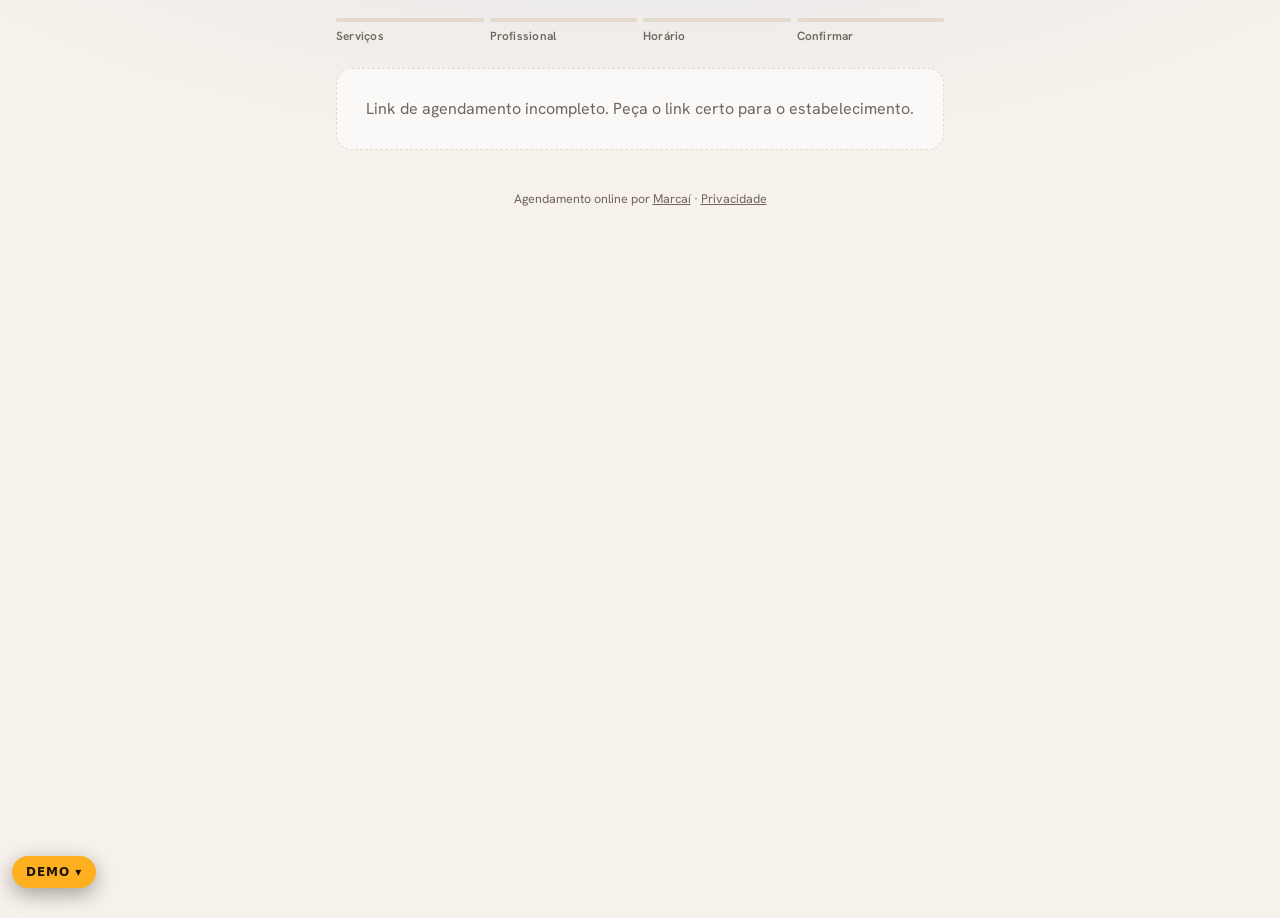
<file: agendar.html>
<!doctype html>
<html lang="pt-BR">
<head>
<meta charset="utf-8">
<meta name="viewport" content="width=device-width, initial-scale=1">
<title>Agendar horário</title>
<meta name="theme-color" content="#0e0d0c">
<script>(function () { try { var t = JSON.parse(localStorage.getItem("navalha_tema")); if (t) document.documentElement.dataset.tema = t; } catch (e) {} })();</script>
<link rel="icon" href="data:image/svg+xml,%3Csvg xmlns='http://www.w3.org/2000/svg' viewBox='0 0 40 40'%3E%3Crect x='4' y='9' width='32' height='27' rx='9' fill='%23e09a63'/%3E%3Crect x='11' y='4.5' width='3.6' height='9' rx='1.8' fill='%230e0d0c'/%3E%3Crect x='25.4' y='4.5' width='3.6' height='9' rx='1.8' fill='%230e0d0c'/%3E%3Cpath d='M12.5 23 18 28.2 28 17.6' fill='none' stroke='%231d130c' stroke-width='3.6' stroke-linecap='round' stroke-linejoin='round'/%3E%3C/svg%3E">
<link rel="preconnect" href="https://fonts.googleapis.com">
<link rel="preconnect" href="https://fonts.gstatic.com" crossorigin>
<link href="https://fonts.googleapis.com/css2?family=Fraunces:ital,opsz,wght@0,9..144,400;0,9..144,600;1,9..144,400&family=Hanken+Grotesk:wght@400;500;600;700&display=swap" rel="stylesheet">
<link rel="stylesheet" href="css/app.css?v=202610091335">
<link rel="stylesheet" href="css/cliente.css?v=202610091335">
<style>
  main { padding-bottom: 120px; }
  .sub { color: var(--muted); font-size: .9rem; margin-top: 4px; }
  .etapa h2 { margin-bottom: 2px; }
  .opcoes { display: grid; gap: 10px; margin-top: 18px; }
  .opcao { display: flex; align-items: center; gap: 14px; text-align: left; width: 100%; background: var(--card); border: 1px solid var(--line); border-radius: var(--radius);
    padding: 16px; color: var(--text); font: inherit; cursor: pointer; box-shadow: var(--sombra); transition: border-color .2s, transform .2s, background .2s; }
  .opcao:hover { border-color: color-mix(in srgb, var(--blue) 60%, var(--line)); transform: translateY(-2px); }
  .opcao.sel { border-color: var(--blue); background: color-mix(in srgb, var(--blue) 8%, var(--card)); }
  .opcao .av { width: 52px; height: 52px; border-radius: 16px; background: var(--card-2); display: grid; place-items: center; font-family: var(--serif); font-weight: 600; font-size: 1.2rem; flex: none; overflow: hidden; }
  .opcao .av img { width: 100%; height: 100%; object-fit: cover; }
  .opcao b { display: block; font-family: var(--serif); font-weight: 600; font-size: 1.15rem; letter-spacing: -.01em; }
  .opcao .desc { color: var(--muted); font-size: .88rem; }
  .opcao .preco { margin-left: auto; text-align: right; font-weight: 700; white-space: nowrap; }
  .opcao .preco small { display: block; color: var(--muted); font-weight: 400; font-size: .78rem; }
  .check { width: 26px; height: 26px; border-radius: 9px; border: 2px solid var(--line); display: grid; place-items: center; flex: none; font-weight: 700; font-size: .85rem; color: transparent; transition: all .2s; }
  .opcao.sel .check { background: var(--blue); border-color: var(--blue); color: var(--on-accent); transform: scale(1.08); }
  .carrinho { position: fixed; left: 0; right: 0; bottom: 0; z-index: 30; padding: 12px 16px 16px; background: color-mix(in srgb, var(--bg) 82%, transparent); backdrop-filter: blur(14px); border-top: 1px solid var(--line); animation: sobe .35s cubic-bezier(.2,.8,.2,1); }
  .carrinho .wrap { display: flex; align-items: center; gap: 14px; justify-content: space-between; padding: 0; }
  .carrinho b { font-family: var(--serif); font-weight: 600; font-size: 1.5rem; }
  .carrinho .sub { margin: 0; font-size: .8rem; }
  .dias { display: flex; gap: 8px; overflow-x: auto; padding: 4px 2px 12px; margin-top: 18px; scrollbar-width: none; }
  .dia { flex: none; width: 64px; padding: 10px 0; border-radius: 16px; background: var(--card); border: 1px solid var(--line); color: var(--text); text-align: center; cursor: pointer; font: inherit; transition: all .2s; }
  .dia small { display: block; color: var(--muted); font-size: .7rem; font-weight: 600; text-transform: uppercase; letter-spacing: .04em; }
  .dia b { font-family: var(--serif); font-weight: 600; font-size: 1.5rem; display: block; line-height: 1.15; }
  .dia:hover { border-color: var(--blue); }
  .dia.sel { background: var(--blue); border-color: var(--blue); color: var(--on-accent); transform: translateY(-2px); box-shadow: 0 10px 20px -10px var(--blue); }
  .dia.sel small { color: inherit; opacity: .8; }
  .dia:disabled { opacity: .3; cursor: not-allowed; }
  .turno { margin-top: 20px; }
  .turno h4 { font-size: .78rem; font-weight: 600; text-transform: uppercase; letter-spacing: .08em; color: var(--muted); margin-bottom: 10px; }
  .horas { display: grid; grid-template-columns: repeat(auto-fill, minmax(80px, 1fr)); gap: 8px; }
  .hora { padding: 12px 0; border-radius: 12px; background: var(--card); border: 1px solid var(--line); color: var(--text); font: inherit; font-weight: 600; cursor: pointer; transition: all .15s; }
  .hora:hover { border-color: var(--blue); background: color-mix(in srgb, var(--blue) 10%, var(--card)); transform: translateY(-1px); }
  .hora.promo { border-color: color-mix(in srgb, var(--cobre-1) 60%, var(--line)); }
  .hora small { display: block; font-size: .68rem; color: var(--cobre-1); font-weight: 700; }
  .resumo { background: var(--card); border: 1px solid var(--line); border-radius: var(--radius); padding: 16px 18px; margin: 18px 0; display: grid; gap: 8px; box-shadow: var(--sombra); }
  .resumo div { display: flex; justify-content: space-between; gap: 12px; }
  .resumo span { color: var(--muted); }
  .resumo .total { border-top: 1px dashed var(--line); padding-top: 10px; font-weight: 700; font-size: 1.1rem; }
  .resumo .total span { color: var(--text); }
  .resumo .promo-linha { color: var(--cobre-1); }
  .resumo .promo-linha span { color: inherit; }
  .voltar { background: none; border: 0; color: var(--muted); font: inherit; cursor: pointer; margin-top: 22px; }
  .voltar:hover { color: var(--text); }
  .sucesso { text-align: center; padding-top: 10px; }
  .sucesso .check-anima { color: var(--blue); margin: 0 auto 14px; width: 84px; }
  .meus { margin-top: 16px; }
  .meus a { display: flex; justify-content: space-between; gap: 10px; padding: 14px 16px; background: var(--card); border: 1px solid var(--line); border-radius: 14px; color: var(--text); margin-top: 8px; }
  .espera { margin-top: 18px; border: 1px dashed var(--line); border-radius: var(--radius); padding: 18px; }
  .periodos { display: flex; gap: 6px; flex-wrap: wrap; margin: 12px 0 14px; }
  .periodos label { margin: 0; }
  .periodos input { display: none; }
  .periodos span { display: inline-block; padding: 8px 14px; border: 1px solid var(--line); border-radius: 999px; cursor: pointer; color: var(--text); font-size: .9rem; }
  .periodos input:checked + span { background: var(--blue); border-color: var(--blue); color: var(--on-accent); }
  .promo-aviso { background: color-mix(in srgb, var(--cobre-1) 12%, var(--card)); border: 1px solid color-mix(in srgb, var(--cobre-1) 40%, var(--line)); border-radius: 14px; padding: 12px 14px; margin-bottom: 18px; font-size: .9rem; }
  footer { text-align: center; font-size: .78rem; padding: 40px 0 24px; }
</style>
</head>
<body class="cliente">
<main class="wrap estreito">
  <div id="cabecalho"></div>
  <div id="meus" class="meus hidden"></div>
  <div class="etapas" id="passos"><span>Serviços</span><span>Profissional</span><span>Horário</span><span>Confirmar</span></div>
  <div id="app"><p class="carregando">Carregando…</p></div>
</main>
<div class="carrinho hidden" id="carrinho"></div>
<footer>Agendamento online por <a href="./">Marcaí</a> · <a href="privacidade.html">Privacidade</a></footer>

<script src="js/banco-local.js?v=202610091335"></script>
<script src="js/comum.js?v=202610091335"></script>
<script src="js/agendar.js?v=202610091335"></script>
</body>
</html>
</file>
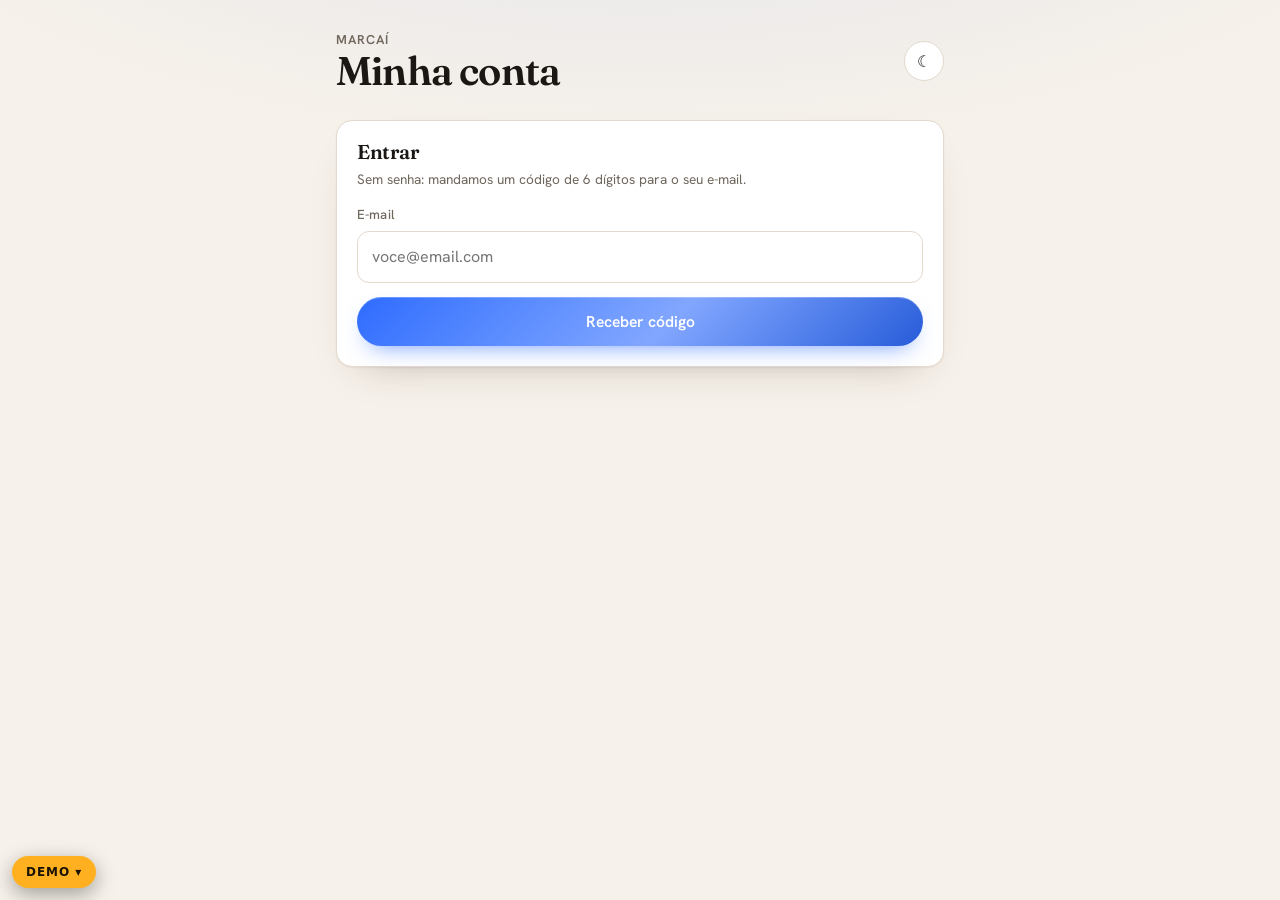
<file: conta.html>
<!doctype html>
<html lang="pt-BR">
<head>
<meta charset="utf-8">
<meta name="viewport" content="width=device-width, initial-scale=1">
<meta name="robots" content="noindex">
<title>Minha conta</title>
<meta name="theme-color" content="#0e0d0c">
<script>(function () { try { var t = JSON.parse(localStorage.getItem("navalha_tema")); if (t) document.documentElement.dataset.tema = t; } catch (e) {} })();</script>
<link rel="icon" href="data:image/svg+xml,%3Csvg xmlns='http://www.w3.org/2000/svg' viewBox='0 0 40 40'%3E%3Crect x='4' y='9' width='32' height='27' rx='9' fill='%23e09a63'/%3E%3Crect x='11' y='4.5' width='3.6' height='9' rx='1.8' fill='%230e0d0c'/%3E%3Crect x='25.4' y='4.5' width='3.6' height='9' rx='1.8' fill='%230e0d0c'/%3E%3Cpath d='M12.5 23 18 28.2 28 17.6' fill='none' stroke='%231d130c' stroke-width='3.6' stroke-linecap='round' stroke-linejoin='round'/%3E%3C/svg%3E">
<link rel="preconnect" href="https://fonts.googleapis.com">
<link rel="preconnect" href="https://fonts.gstatic.com" crossorigin>
<link href="https://fonts.googleapis.com/css2?family=Fraunces:ital,opsz,wght@0,9..144,400;0,9..144,600;1,9..144,400&family=Hanken+Grotesk:wght@400;500;600;700&display=swap" rel="stylesheet">
<link rel="stylesheet" href="css/app.css?v=202610091335">
<link rel="stylesheet" href="css/cliente.css?v=202610091335">
<style>
  main.wrap { padding-top: 30px; padding-bottom: 60px; }
  .topo-b { display: flex; align-items: center; justify-content: space-between; gap: 14px; flex-wrap: wrap; }
  .topo-b .marca-b { display: flex; align-items: center; gap: 12px; }
  .topo-b img { width: 56px; height: 56px; border-radius: 16px; object-fit: cover; }
  .sub { color: var(--muted); font-size: .8rem; font-weight: 600; text-transform: uppercase; letter-spacing: .08em; }
  .codigo-otp { font-family: var(--sans); font-size: 1.6rem; letter-spacing: .5em; text-align: center; }
  .ag { background: var(--card); border: 1px solid var(--line); border-radius: var(--radius); box-shadow: var(--sombra); padding: 16px; margin-top: 8px; display: grid; grid-template-columns: 1fr auto; gap: 10px 14px; align-items: start; }
  .ag.futuro { border-color: color-mix(in srgb, var(--blue) 55%, var(--line)); }
  .ag .quando { font-family: var(--serif); font-weight: 600; font-size: 1.5rem; line-height: 1.1; }
  .ag .acoes { grid-column: 1 / -1; display: flex; gap: 6px; flex-wrap: wrap; }
  .estrelas { color: #ffc531; letter-spacing: 2px; }
  h3.secao { margin: 30px 0 4px; }
</style>
</head>
<body class="cliente">
<main class="wrap estreito" id="app"><p class="carregando">Carregando…</p></main>

<script src="js/banco-local.js?v=202610091335"></script>
<script src="js/comum.js?v=202610091335"></script>
<script src="js/conta.js?v=202610091335"></script>
</body>
</html>
</file>
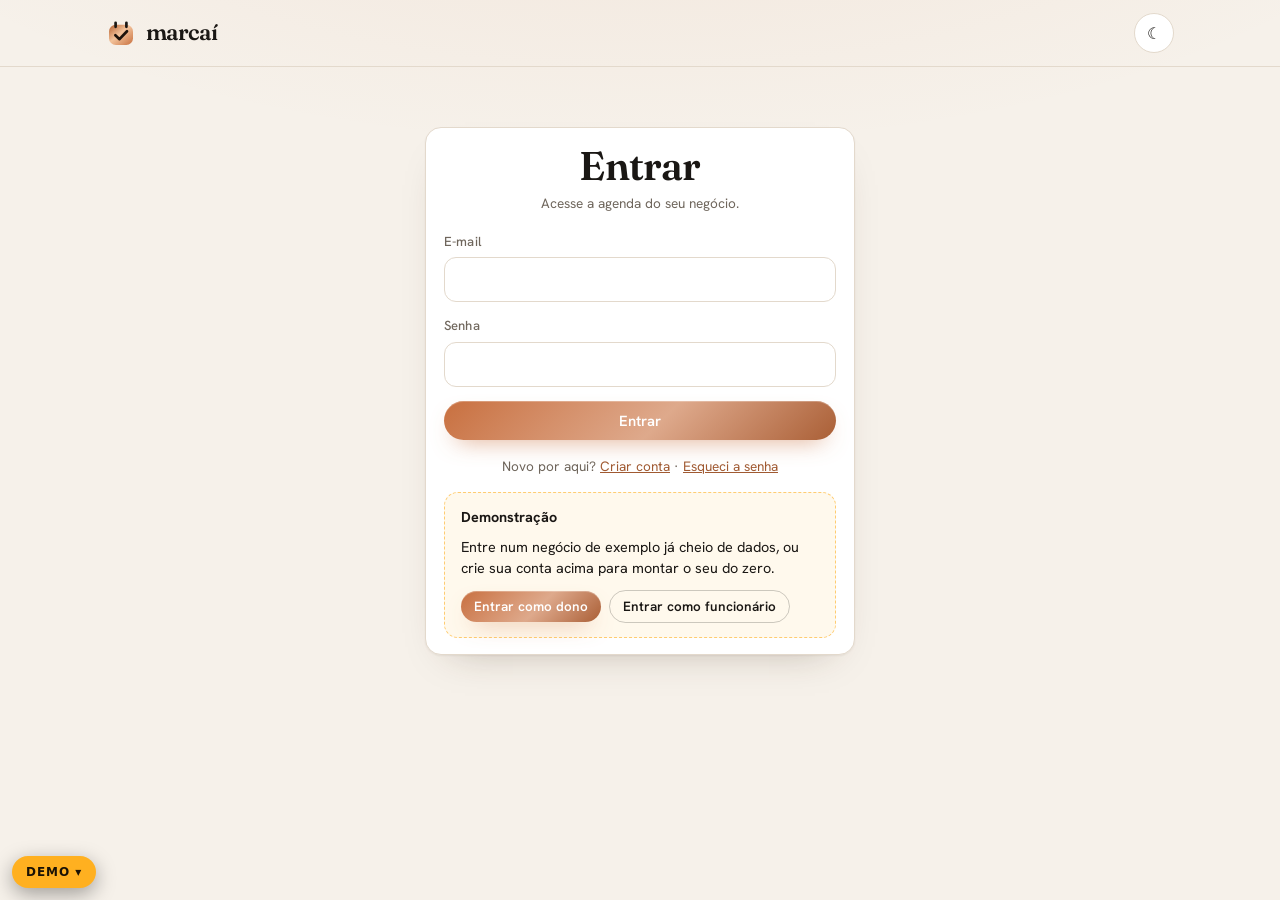
<file: painel.html>
<!doctype html>
<html lang="pt-BR">
<head>
<meta charset="utf-8">
<meta name="viewport" content="width=device-width, initial-scale=1">
<meta name="robots" content="noindex">
<title>Painel · Marcaí</title>
<meta name="theme-color" content="#0e0d0c">
<script>(function () { try { var t = JSON.parse(localStorage.getItem("navalha_tema")); if (t) document.documentElement.dataset.tema = t; } catch (e) {} })();</script>
<link rel="icon" href="data:image/svg+xml,%3Csvg xmlns='http://www.w3.org/2000/svg' viewBox='0 0 40 40'%3E%3Crect x='4' y='9' width='32' height='27' rx='9' fill='%23e09a63'/%3E%3Crect x='11' y='4.5' width='3.6' height='9' rx='1.8' fill='%230e0d0c'/%3E%3Crect x='25.4' y='4.5' width='3.6' height='9' rx='1.8' fill='%230e0d0c'/%3E%3Cpath d='M12.5 23 18 28.2 28 17.6' fill='none' stroke='%231d130c' stroke-width='3.6' stroke-linecap='round' stroke-linejoin='round'/%3E%3C/svg%3E">
<link rel="preconnect" href="https://fonts.googleapis.com">
<link rel="preconnect" href="https://fonts.gstatic.com" crossorigin>
<link href="https://fonts.googleapis.com/css2?family=Fraunces:ital,opsz,wght@0,9..144,400;0,9..144,600;1,9..144,400&family=Hanken+Grotesk:wght@400;500;600;700&display=swap" rel="stylesheet">
<link rel="stylesheet" href="css/app.css?v=202610091335">
<link rel="stylesheet" href="css/cliente.css?v=202610091335">
<link rel="stylesheet" href="css/painel.css?v=202610091335">
<style>/* antes de entrar: cobre do Marcaí (depois, a cor do negócio) */ :root { --blue: #c8703f; --on-accent: #1e1009; }</style>
</head>
<body class="cliente painel">
<header class="topo-login" id="topoLogin"><div class="wrap">
  <a class="marca-n" href="./"><svg viewBox="0 0 40 40" aria-hidden="true"><defs><linearGradient id="lg" x1="0" y1="0" x2="1" y2="1"><stop offset="0" stop-color="#b5602f"/><stop offset=".45" stop-color="#f3c39b"/><stop offset="1" stop-color="#c8703f"/></linearGradient></defs>
    <rect x="4" y="9" width="32" height="27" rx="9" fill="url(#lg)"/><rect x="11" y="4.5" width="3.6" height="9" rx="1.8" fill="currentColor"/><rect x="25.4" y="4.5" width="3.6" height="9" rx="1.8" fill="currentColor"/><path d="M12.5 23 18 28.2 28 17.6" fill="none" stroke="#1d130c" stroke-width="3.6" stroke-linecap="round" stroke-linejoin="round"/></svg>marcaí</a>
  <span id="temaLogin"></span>
</div></header>
<!-- compatibilidade com o código antigo (marca/link/sair agora vivem no menu lateral) -->
<span id="marca" hidden></span><a id="verPagina" hidden></a><button id="sair" hidden></button>

<div id="app"><p class="carregando">Carregando…</p></div>

<script src="js/banco-local.js?v=202610091335"></script>
<script src="js/comum.js?v=202610091335"></script>
<script>$("#temaLogin").replaceWith(botaoTema());</script>
<script src="js/painel.js?v=202610091335"></script>
</body>
</html>
</file>
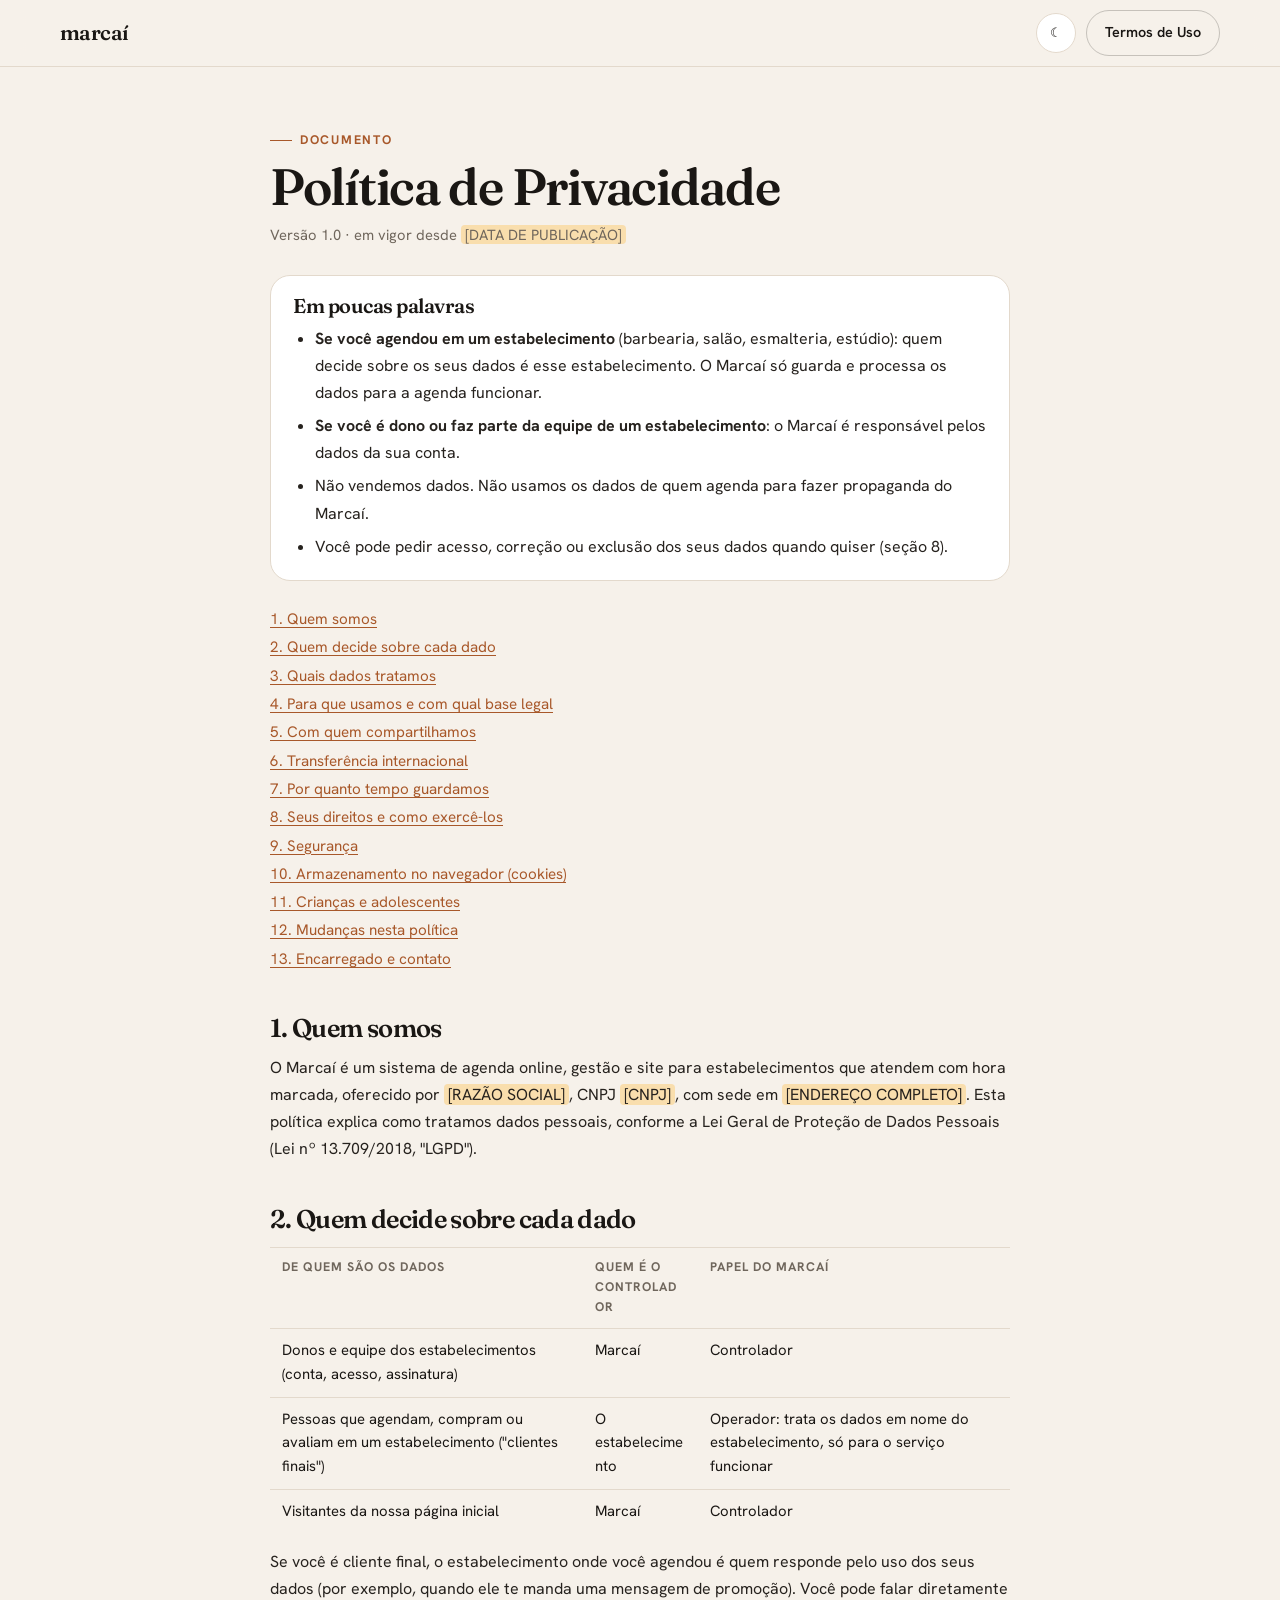
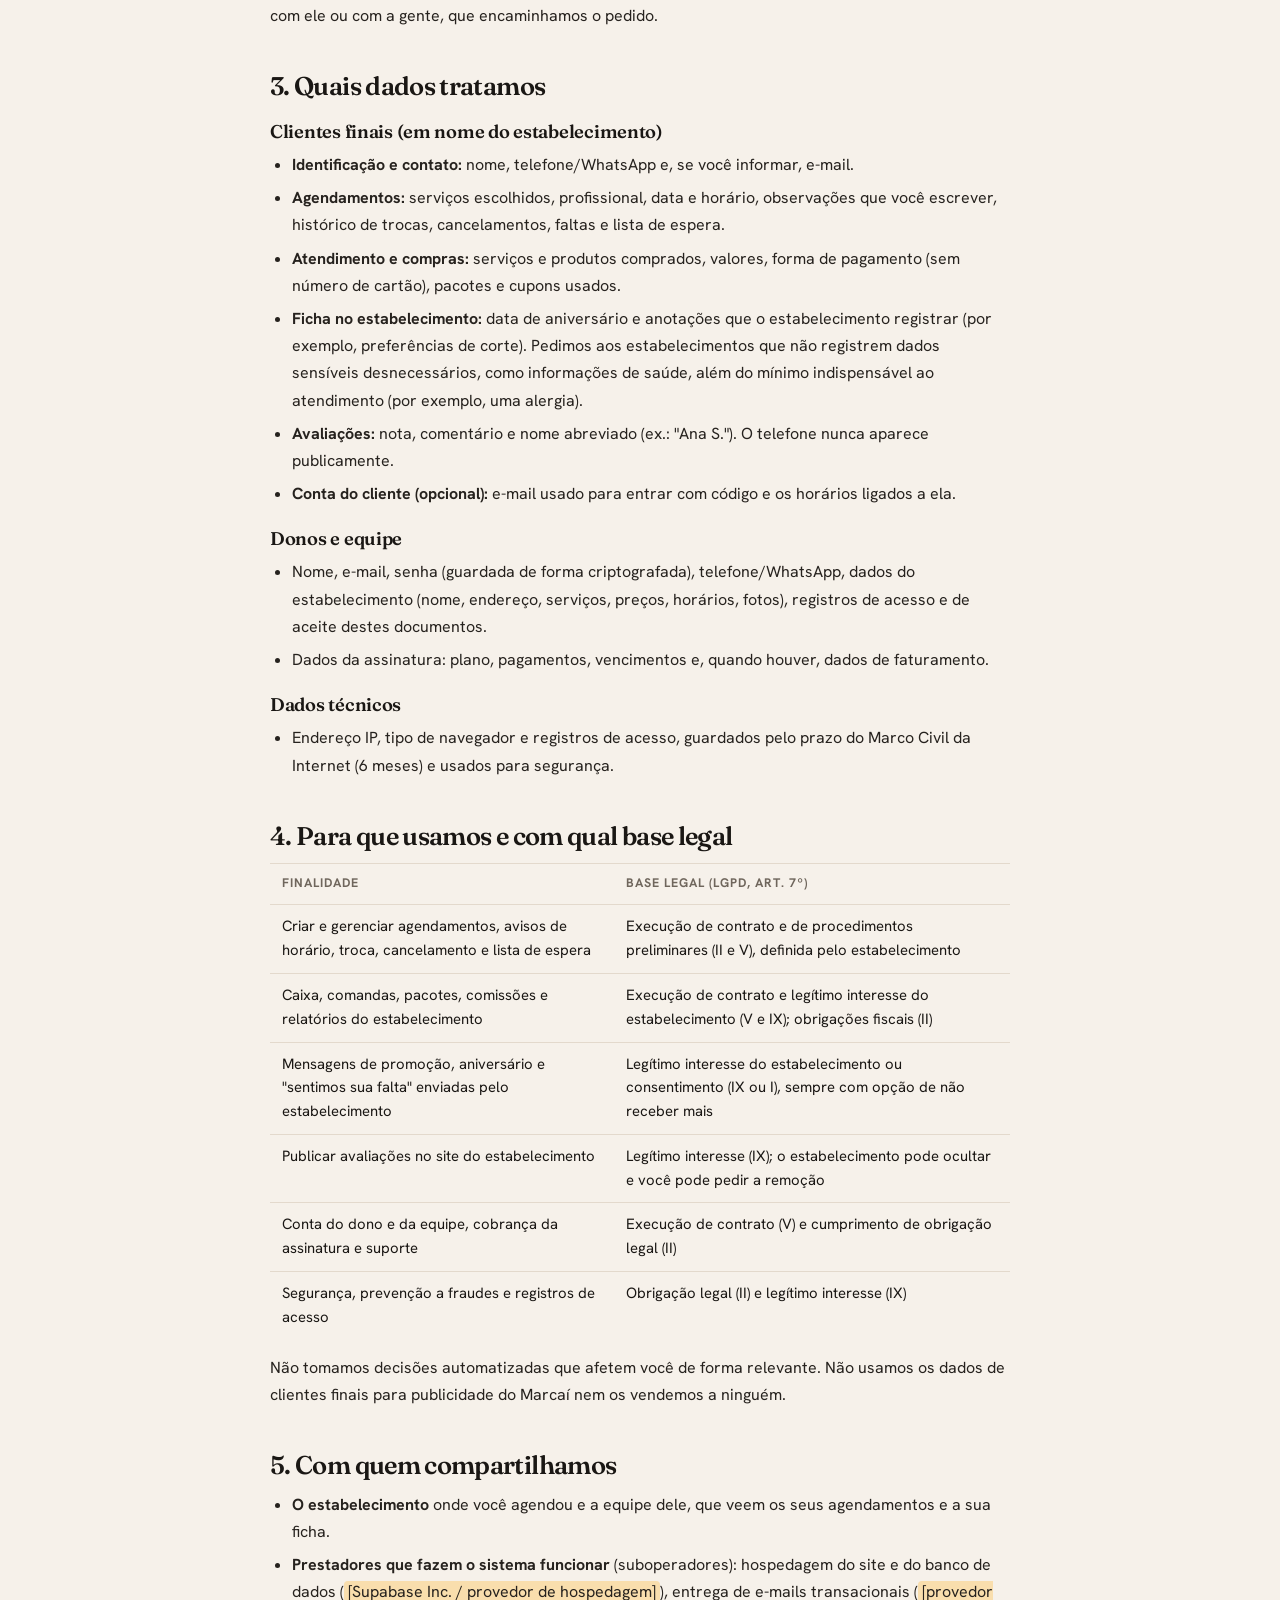
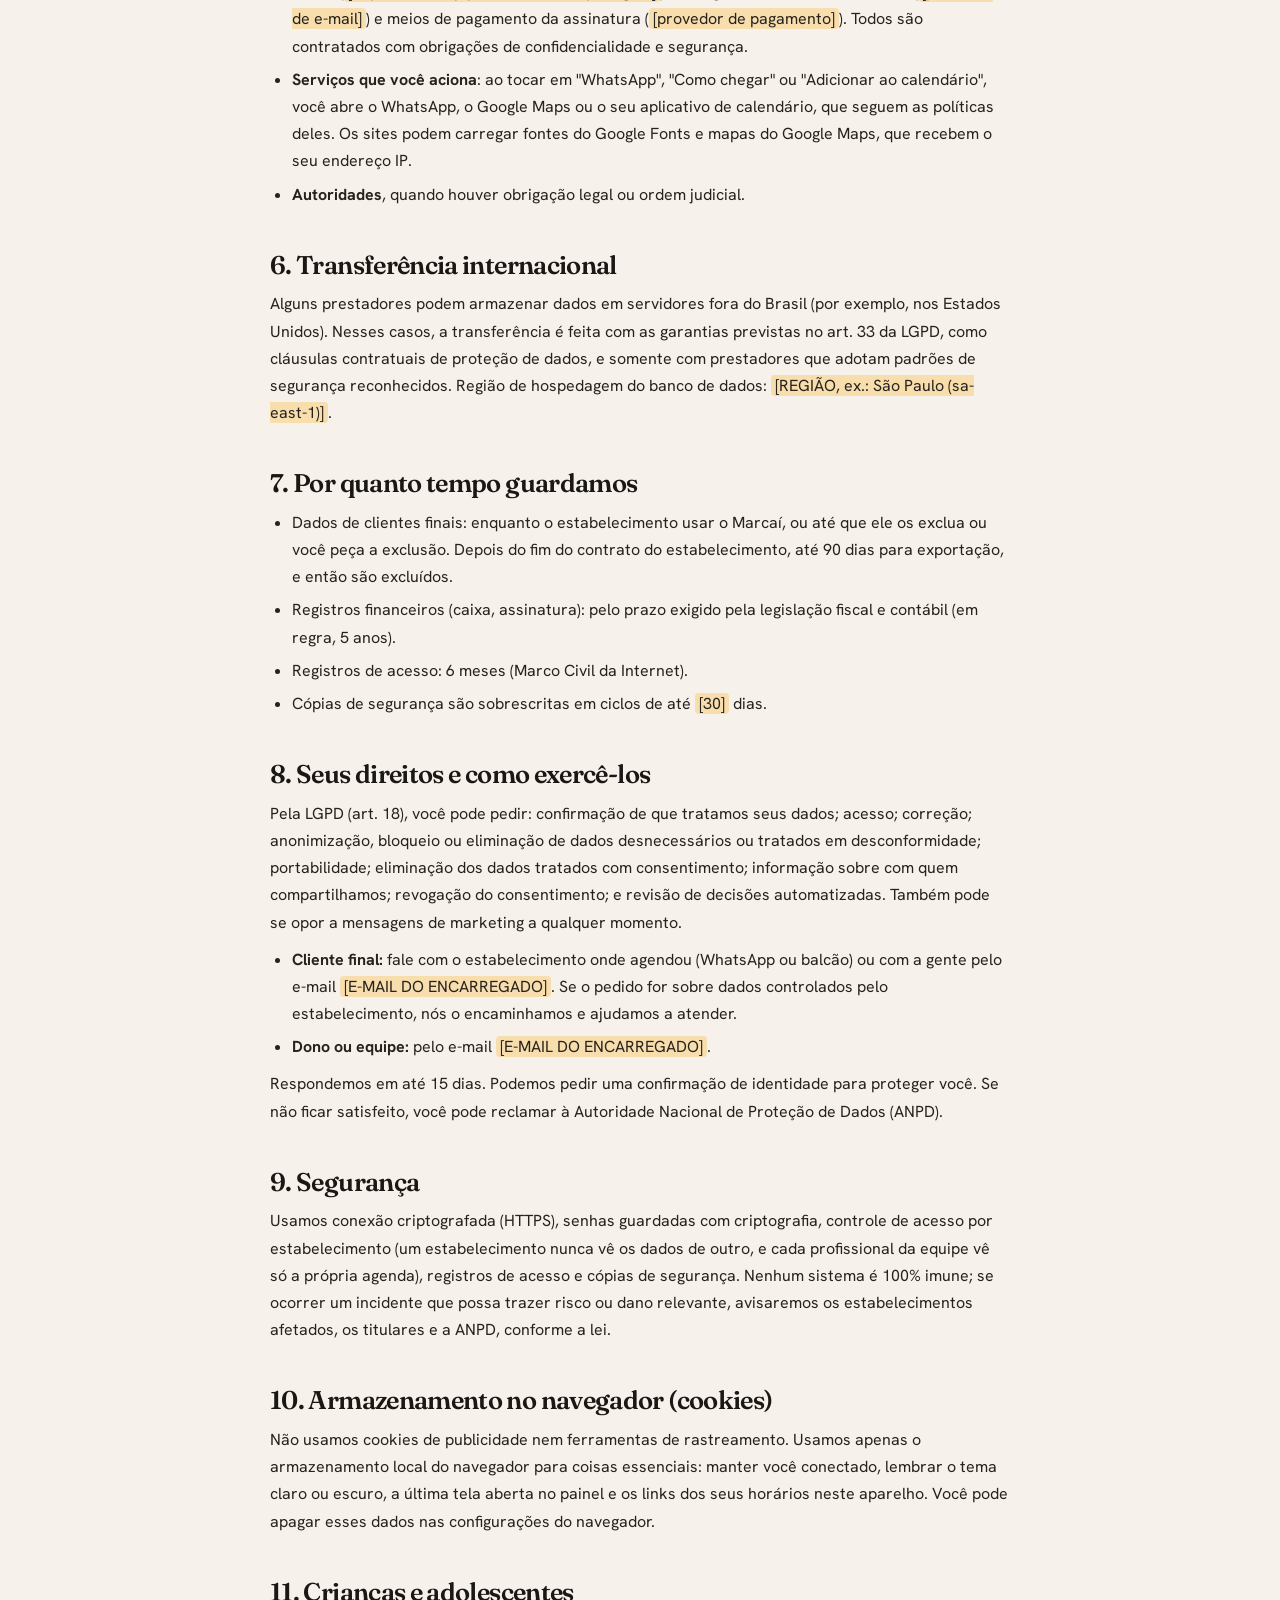
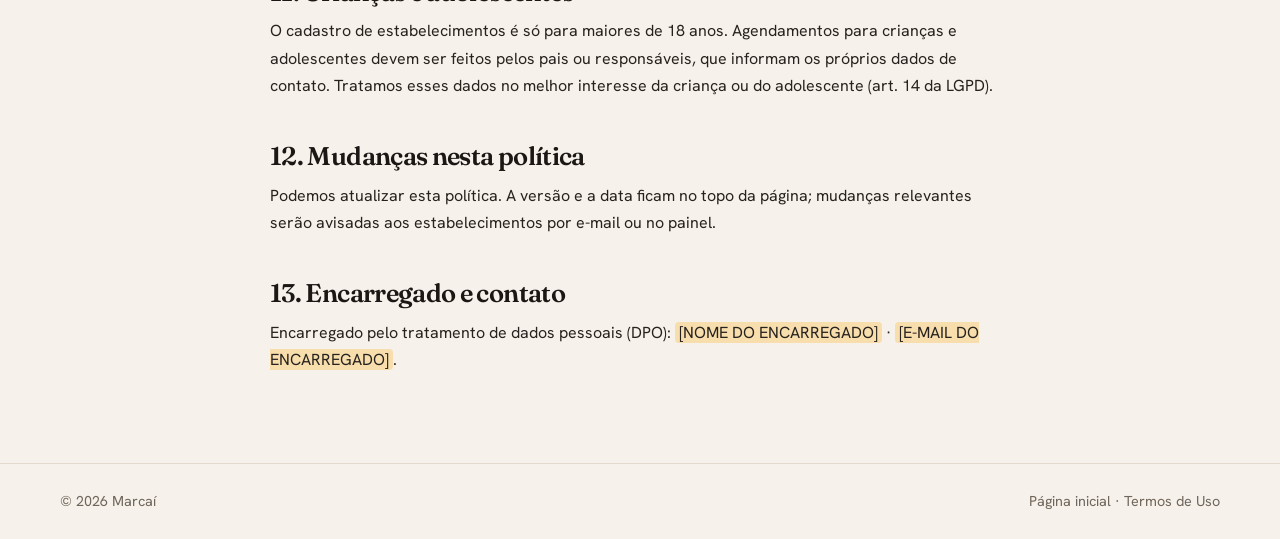
<file: privacidade.html>
<!doctype html>
<html lang="pt-BR">
<head>
<meta charset="utf-8">
<meta name="viewport" content="width=device-width, initial-scale=1">
<title>Política de Privacidade · Marcaí</title>
<meta name="description" content="Como o Marcaí trata dados pessoais de estabelecimentos e de quem agenda, conforme a LGPD.">
<meta name="theme-color" content="#0e0d0c">
<script>(function () { try { var t = JSON.parse(localStorage.getItem("navalha_tema")); if (t) document.documentElement.dataset.tema = t; } catch (e) {} })();</script>
<link rel="icon" href="data:image/svg+xml,%3Csvg xmlns='http://www.w3.org/2000/svg' viewBox='0 0 40 40'%3E%3Crect x='4' y='9' width='32' height='27' rx='9' fill='%23e09a63'/%3E%3Crect x='11' y='4.5' width='3.6' height='9' rx='1.8' fill='%230e0d0c'/%3E%3Crect x='25.4' y='4.5' width='3.6' height='9' rx='1.8' fill='%230e0d0c'/%3E%3Cpath d='M12.5 23 18 28.2 28 17.6' fill='none' stroke='%231d130c' stroke-width='3.6' stroke-linecap='round' stroke-linejoin='round'/%3E%3C/svg%3E">
<link rel="preconnect" href="https://fonts.googleapis.com">
<link rel="preconnect" href="https://fonts.gstatic.com" crossorigin>
<link href="https://fonts.googleapis.com/css2?family=Fraunces:ital,opsz,wght@0,9..144,400;0,9..144,600;1,9..144,400&family=Hanken+Grotesk:wght@400;500;600;700&display=swap" rel="stylesheet">
<link rel="stylesheet" href="css/vendas.css?v=202610091335">
<link rel="stylesheet" href="css/documentos.css?v=202610091335">
</head>
<body>
<!-- Campos destacados em amarelo (<mark>) precisam ser preenchidos antes de vender. Recomenda-se revisão por advogado. -->
<header class="doc-topo"><div class="wrap"><a href="./" class="logo" style="font-size:1.3rem">marcaí</a><span class="row-doc"><button class="tema-btn" id="tema-doc" type="button"></button><a class="btn btn-sm" href="termos.html">Termos de Uso</a></span></div></header>

<main class="doc">
  <span class="rotulo">Documento</span>
  <h1>Política de Privacidade</h1>
  <p class="atualizado">Versão 1.0 · em vigor desde <mark>[DATA DE PUBLICAÇÃO]</mark></p>

  <div class="resumo">
    <h2>Em poucas palavras</h2>
    <ul>
      <li><b>Se você agendou em um estabelecimento</b> (barbearia, salão, esmalteria, estúdio): quem decide sobre os seus dados é esse estabelecimento. O Marcaí só guarda e processa os dados para a agenda funcionar.</li>
      <li><b>Se você é dono ou faz parte da equipe de um estabelecimento</b>: o Marcaí é responsável pelos dados da sua conta.</li>
      <li>Não vendemos dados. Não usamos os dados de quem agenda para fazer propaganda do Marcaí.</li>
      <li>Você pode pedir acesso, correção ou exclusão dos seus dados quando quiser (seção 8).</li>
    </ul>
  </div>

  <nav class="indice" aria-label="Índice">
    <a href="#quem">1. Quem somos</a><a href="#papeis">2. Quem decide sobre cada dado</a><a href="#dados">3. Quais dados tratamos</a>
    <a href="#finalidades">4. Para que usamos e com qual base legal</a><a href="#compartilhamento">5. Com quem compartilhamos</a><a href="#internacional">6. Transferência internacional</a>
    <a href="#retencao">7. Por quanto tempo guardamos</a><a href="#direitos">8. Seus direitos e como exercê-los</a><a href="#seguranca">9. Segurança</a>
    <a href="#armazenamento">10. Armazenamento no navegador (cookies)</a><a href="#menores">11. Crianças e adolescentes</a><a href="#mudancas">12. Mudanças nesta política</a><a href="#encarregado">13. Encarregado e contato</a>
  </nav>

  <h2 id="quem">1. Quem somos</h2>
  <p>O Marcaí é um sistema de agenda online, gestão e site para estabelecimentos que atendem com hora marcada, oferecido por <mark>[RAZÃO SOCIAL]</mark>, CNPJ <mark>[CNPJ]</mark>, com sede em <mark>[ENDEREÇO COMPLETO]</mark>. Esta política explica como tratamos dados pessoais, conforme a Lei Geral de Proteção de Dados Pessoais (Lei nº 13.709/2018, "LGPD").</p>

  <h2 id="papeis">2. Quem decide sobre cada dado</h2>
  <table>
    <thead><tr><th>De quem são os dados</th><th>Quem é o controlador</th><th>Papel do Marcaí</th></tr></thead>
    <tbody>
      <tr><td data-r="De quem são os dados">Donos e equipe dos estabelecimentos (conta, acesso, assinatura)</td><td data-r="Quem é o controlador">Marcaí</td><td data-r="Papel do Marcaí">Controlador</td></tr>
      <tr><td data-r="De quem são os dados">Pessoas que agendam, compram ou avaliam em um estabelecimento ("clientes finais")</td><td data-r="Quem é o controlador">O estabelecimento</td><td data-r="Papel do Marcaí">Operador: trata os dados em nome do estabelecimento, só para o serviço funcionar</td></tr>
      <tr><td data-r="De quem são os dados">Visitantes da nossa página inicial</td><td data-r="Quem é o controlador">Marcaí</td><td data-r="Papel do Marcaí">Controlador</td></tr>
    </tbody>
  </table>
  <p>Se você é cliente final, o estabelecimento onde você agendou é quem responde pelo uso dos seus dados (por exemplo, quando ele te manda uma mensagem de promoção). Você pode falar diretamente com ele ou com a gente, que encaminhamos o pedido.</p>

  <h2 id="dados">3. Quais dados tratamos</h2>
  <h3>Clientes finais (em nome do estabelecimento)</h3>
  <ul>
    <li><b>Identificação e contato:</b> nome, telefone/WhatsApp e, se você informar, e-mail.</li>
    <li><b>Agendamentos:</b> serviços escolhidos, profissional, data e horário, observações que você escrever, histórico de trocas, cancelamentos, faltas e lista de espera.</li>
    <li><b>Atendimento e compras:</b> serviços e produtos comprados, valores, forma de pagamento (sem número de cartão), pacotes e cupons usados.</li>
    <li><b>Ficha no estabelecimento:</b> data de aniversário e anotações que o estabelecimento registrar (por exemplo, preferências de corte). Pedimos aos estabelecimentos que não registrem dados sensíveis desnecessários, como informações de saúde, além do mínimo indispensável ao atendimento (por exemplo, uma alergia).</li>
    <li><b>Avaliações:</b> nota, comentário e nome abreviado (ex.: "Ana S."). O telefone nunca aparece publicamente.</li>
    <li><b>Conta do cliente (opcional):</b> e-mail usado para entrar com código e os horários ligados a ela.</li>
  </ul>
  <h3>Donos e equipe</h3>
  <ul>
    <li>Nome, e-mail, senha (guardada de forma criptografada), telefone/WhatsApp, dados do estabelecimento (nome, endereço, serviços, preços, horários, fotos), registros de acesso e de aceite destes documentos.</li>
    <li>Dados da assinatura: plano, pagamentos, vencimentos e, quando houver, dados de faturamento.</li>
  </ul>
  <h3>Dados técnicos</h3>
  <ul>
    <li>Endereço IP, tipo de navegador e registros de acesso, guardados pelo prazo do Marco Civil da Internet (6 meses) e usados para segurança.</li>
  </ul>

  <h2 id="finalidades">4. Para que usamos e com qual base legal</h2>
  <table>
    <thead><tr><th>Finalidade</th><th>Base legal (LGPD, art. 7º)</th></tr></thead>
    <tbody>
      <tr><td data-r="Finalidade">Criar e gerenciar agendamentos, avisos de horário, troca, cancelamento e lista de espera</td><td data-r="Base legal">Execução de contrato e de procedimentos preliminares (II e V), definida pelo estabelecimento</td></tr>
      <tr><td data-r="Finalidade">Caixa, comandas, pacotes, comissões e relatórios do estabelecimento</td><td data-r="Base legal">Execução de contrato e legítimo interesse do estabelecimento (V e IX); obrigações fiscais (II)</td></tr>
      <tr><td data-r="Finalidade">Mensagens de promoção, aniversário e "sentimos sua falta" enviadas pelo estabelecimento</td><td data-r="Base legal">Legítimo interesse do estabelecimento ou consentimento (IX ou I), sempre com opção de não receber mais</td></tr>
      <tr><td data-r="Finalidade">Publicar avaliações no site do estabelecimento</td><td data-r="Base legal">Legítimo interesse (IX); o estabelecimento pode ocultar e você pode pedir a remoção</td></tr>
      <tr><td data-r="Finalidade">Conta do dono e da equipe, cobrança da assinatura e suporte</td><td data-r="Base legal">Execução de contrato (V) e cumprimento de obrigação legal (II)</td></tr>
      <tr><td data-r="Finalidade">Segurança, prevenção a fraudes e registros de acesso</td><td data-r="Base legal">Obrigação legal (II) e legítimo interesse (IX)</td></tr>
    </tbody>
  </table>
  <p>Não tomamos decisões automatizadas que afetem você de forma relevante. Não usamos os dados de clientes finais para publicidade do Marcaí nem os vendemos a ninguém.</p>

  <h2 id="compartilhamento">5. Com quem compartilhamos</h2>
  <ul>
    <li><b>O estabelecimento</b> onde você agendou e a equipe dele, que veem os seus agendamentos e a sua ficha.</li>
    <li><b>Prestadores que fazem o sistema funcionar</b> (suboperadores): hospedagem do site e do banco de dados (<mark>[Supabase Inc. / provedor de hospedagem]</mark>), entrega de e-mails transacionais (<mark>[provedor de e-mail]</mark>) e meios de pagamento da assinatura (<mark>[provedor de pagamento]</mark>). Todos são contratados com obrigações de confidencialidade e segurança.</li>
    <li><b>Serviços que você aciona</b>: ao tocar em "WhatsApp", "Como chegar" ou "Adicionar ao calendário", você abre o WhatsApp, o Google Maps ou o seu aplicativo de calendário, que seguem as políticas deles. Os sites podem carregar fontes do Google Fonts e mapas do Google Maps, que recebem o seu endereço IP.</li>
    <li><b>Autoridades</b>, quando houver obrigação legal ou ordem judicial.</li>
  </ul>

  <h2 id="internacional">6. Transferência internacional</h2>
  <p>Alguns prestadores podem armazenar dados em servidores fora do Brasil (por exemplo, nos Estados Unidos). Nesses casos, a transferência é feita com as garantias previstas no art. 33 da LGPD, como cláusulas contratuais de proteção de dados, e somente com prestadores que adotam padrões de segurança reconhecidos. Região de hospedagem do banco de dados: <mark>[REGIÃO, ex.: São Paulo (sa-east-1)]</mark>.</p>

  <h2 id="retencao">7. Por quanto tempo guardamos</h2>
  <ul>
    <li>Dados de clientes finais: enquanto o estabelecimento usar o Marcaí, ou até que ele os exclua ou você peça a exclusão. Depois do fim do contrato do estabelecimento, até 90 dias para exportação, e então são excluídos.</li>
    <li>Registros financeiros (caixa, assinatura): pelo prazo exigido pela legislação fiscal e contábil (em regra, 5 anos).</li>
    <li>Registros de acesso: 6 meses (Marco Civil da Internet).</li>
    <li>Cópias de segurança são sobrescritas em ciclos de até <mark>[30]</mark> dias.</li>
  </ul>

  <h2 id="direitos">8. Seus direitos e como exercê-los</h2>
  <p>Pela LGPD (art. 18), você pode pedir: confirmação de que tratamos seus dados; acesso; correção; anonimização, bloqueio ou eliminação de dados desnecessários ou tratados em desconformidade; portabilidade; eliminação dos dados tratados com consentimento; informação sobre com quem compartilhamos; revogação do consentimento; e revisão de decisões automatizadas. Também pode se opor a mensagens de marketing a qualquer momento.</p>
  <ul>
    <li><b>Cliente final:</b> fale com o estabelecimento onde agendou (WhatsApp ou balcão) ou com a gente pelo e-mail <mark>[E-MAIL DO ENCARREGADO]</mark>. Se o pedido for sobre dados controlados pelo estabelecimento, nós o encaminhamos e ajudamos a atender.</li>
    <li><b>Dono ou equipe:</b> pelo e-mail <mark>[E-MAIL DO ENCARREGADO]</mark>.</li>
  </ul>
  <p>Respondemos em até 15 dias. Podemos pedir uma confirmação de identidade para proteger você. Se não ficar satisfeito, você pode reclamar à Autoridade Nacional de Proteção de Dados (ANPD).</p>

  <h2 id="seguranca">9. Segurança</h2>
  <p>Usamos conexão criptografada (HTTPS), senhas guardadas com criptografia, controle de acesso por estabelecimento (um estabelecimento nunca vê os dados de outro, e cada profissional da equipe vê só a própria agenda), registros de acesso e cópias de segurança. Nenhum sistema é 100% imune; se ocorrer um incidente que possa trazer risco ou dano relevante, avisaremos os estabelecimentos afetados, os titulares e a ANPD, conforme a lei.</p>

  <h2 id="armazenamento">10. Armazenamento no navegador (cookies)</h2>
  <p>Não usamos cookies de publicidade nem ferramentas de rastreamento. Usamos apenas o armazenamento local do navegador para coisas essenciais: manter você conectado, lembrar o tema claro ou escuro, a última tela aberta no painel e os links dos seus horários neste aparelho. Você pode apagar esses dados nas configurações do navegador.</p>

  <h2 id="menores">11. Crianças e adolescentes</h2>
  <p>O cadastro de estabelecimentos é só para maiores de 18 anos. Agendamentos para crianças e adolescentes devem ser feitos pelos pais ou responsáveis, que informam os próprios dados de contato. Tratamos esses dados no melhor interesse da criança ou do adolescente (art. 14 da LGPD).</p>

  <h2 id="mudancas">12. Mudanças nesta política</h2>
  <p>Podemos atualizar esta política. A versão e a data ficam no topo da página; mudanças relevantes serão avisadas aos estabelecimentos por e-mail ou no painel.</p>

  <h2 id="encarregado">13. Encarregado e contato</h2>
  <p>Encarregado pelo tratamento de dados pessoais (DPO): <mark>[NOME DO ENCARREGADO]</mark> · <mark>[E-MAIL DO ENCARREGADO]</mark>.</p>
</main>

<footer class="doc-rodape"><div class="wrap"><span>© <span id="ano"></span> Marcaí</span><span><a href="./">Página inicial</a> · <a href="termos.html">Termos de Uso</a></span></div></footer>
<script>document.getElementById("ano").textContent = new Date().getFullYear();</script>
<script>(function () {
  var b = document.getElementById("tema-doc"), r = document.documentElement;
  var atual = function () { return r.dataset.tema || (matchMedia("(prefers-color-scheme: light)").matches ? "claro" : "escuro"); };
  var pinta = function () { var c = atual() === "claro"; b.textContent = c ? "\u263E" : "\u2600"; b.title = c ? "Usar tema escuro" : "Usar tema claro"; };
  b.onclick = function () { var n = atual() === "claro" ? "escuro" : "claro"; r.dataset.tema = n; try { localStorage.setItem("navalha_tema", JSON.stringify(n)); } catch (e) {} pinta(); };
  pinta();
})();</script>
</body>
</html>
</file>
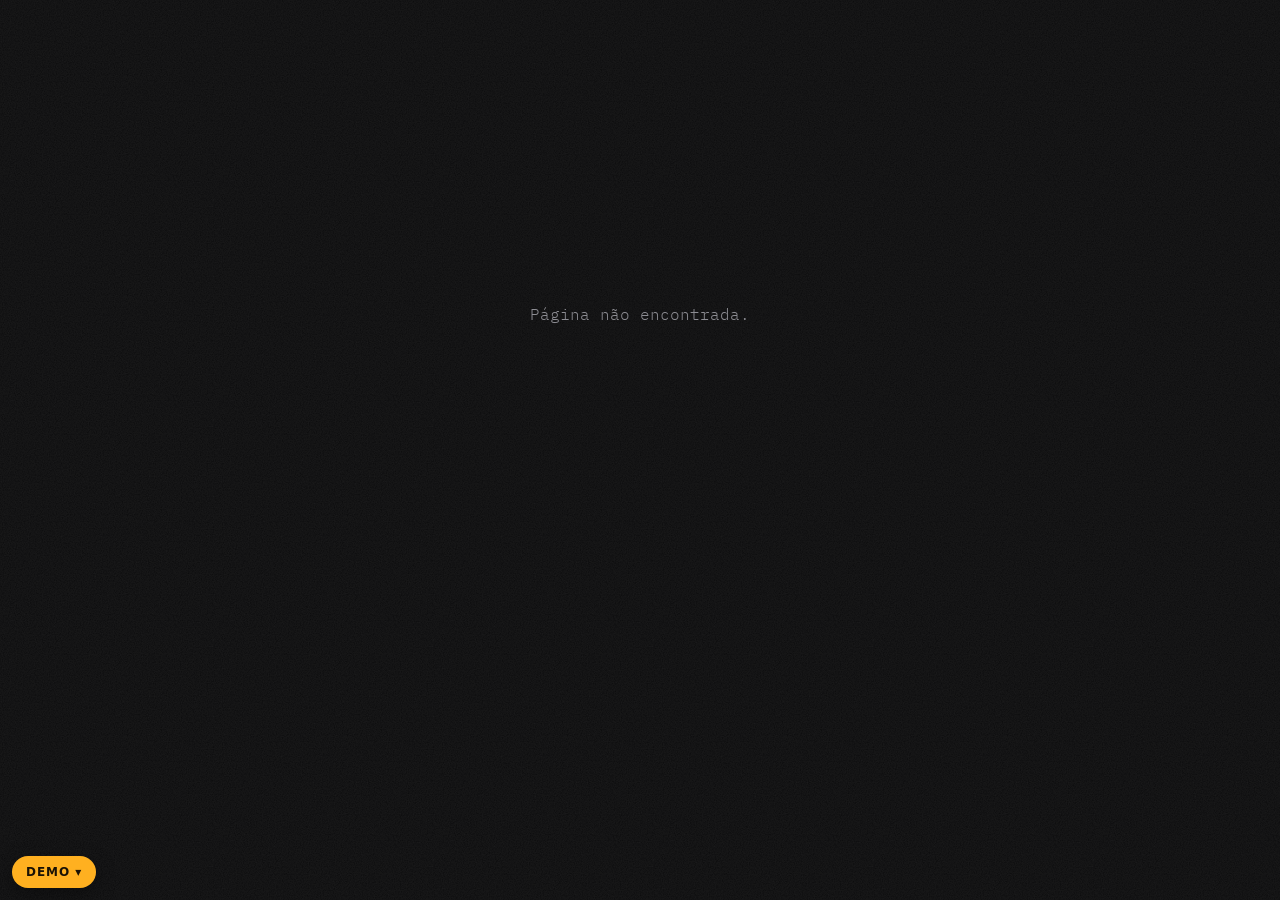
<file: site.html>
<!doctype html>
<html lang="pt-BR">
<head>
<meta charset="utf-8">
<meta name="viewport" content="width=device-width, initial-scale=1">
<title>Barbearia</title>
<meta name="description" content="Agende seu horário online.">
<meta name="theme-color" content="#0b0b0c">
<link rel="preconnect" href="https://fonts.googleapis.com">
<link rel="preconnect" href="https://fonts.gstatic.com" crossorigin>
<link href="https://fonts.googleapis.com/css2?family=Big+Shoulders+Display:wght@300;700;900&family=Fraunces:ital,opsz,wght@0,9..144,300;0,9..144,700;0,9..144,900;1,9..144,300&family=IBM+Plex+Mono:wght@400;600&family=Archivo:wght@300;400;600&display=swap" rel="stylesheet">
<link rel="stylesheet" href="css/site.css?v=202610091335">
</head>
<body>
<div id="site"><div class="carregando-site">Carregando…</div></div>

<script src="js/banco-local.js?v=202610091335"></script>
<script src="js/comum.js?v=202610091335"></script>
<script src="js/site.js?v=202610091335"></script>
</body>
</html>
</file>
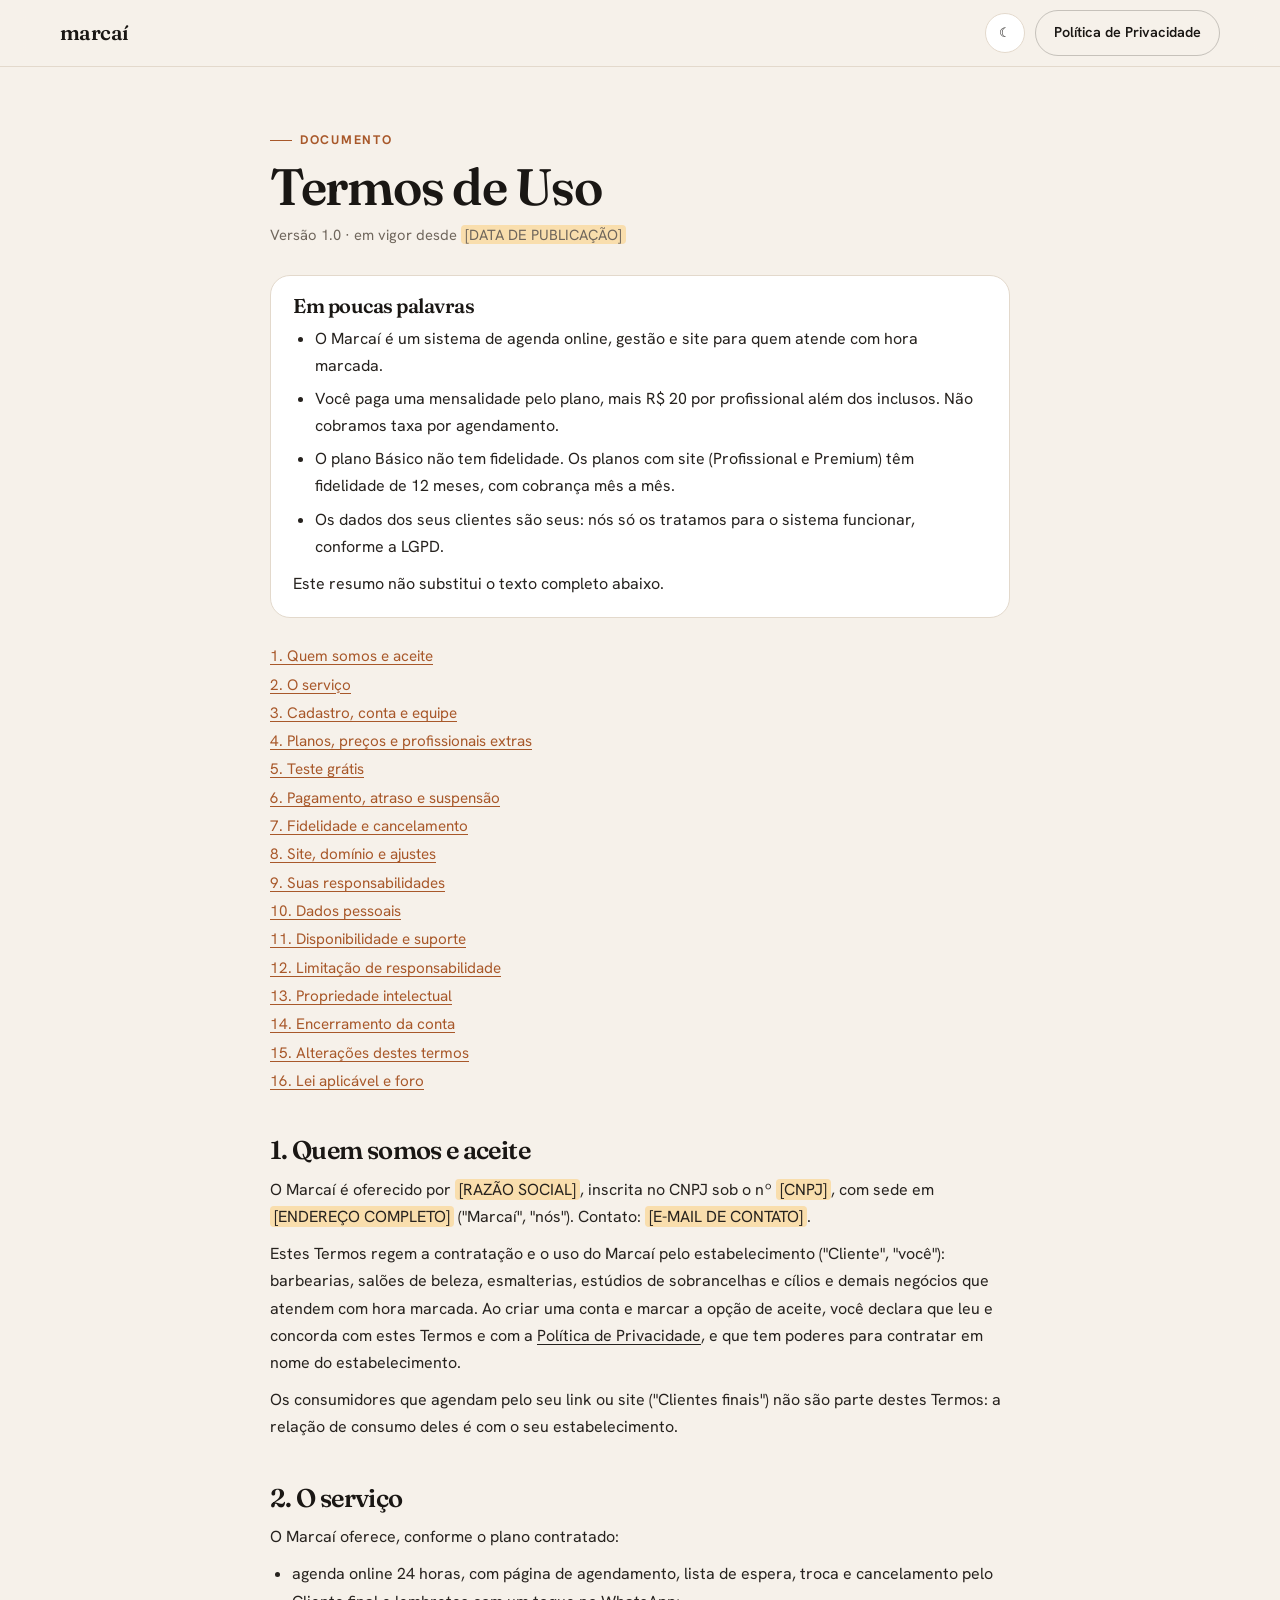
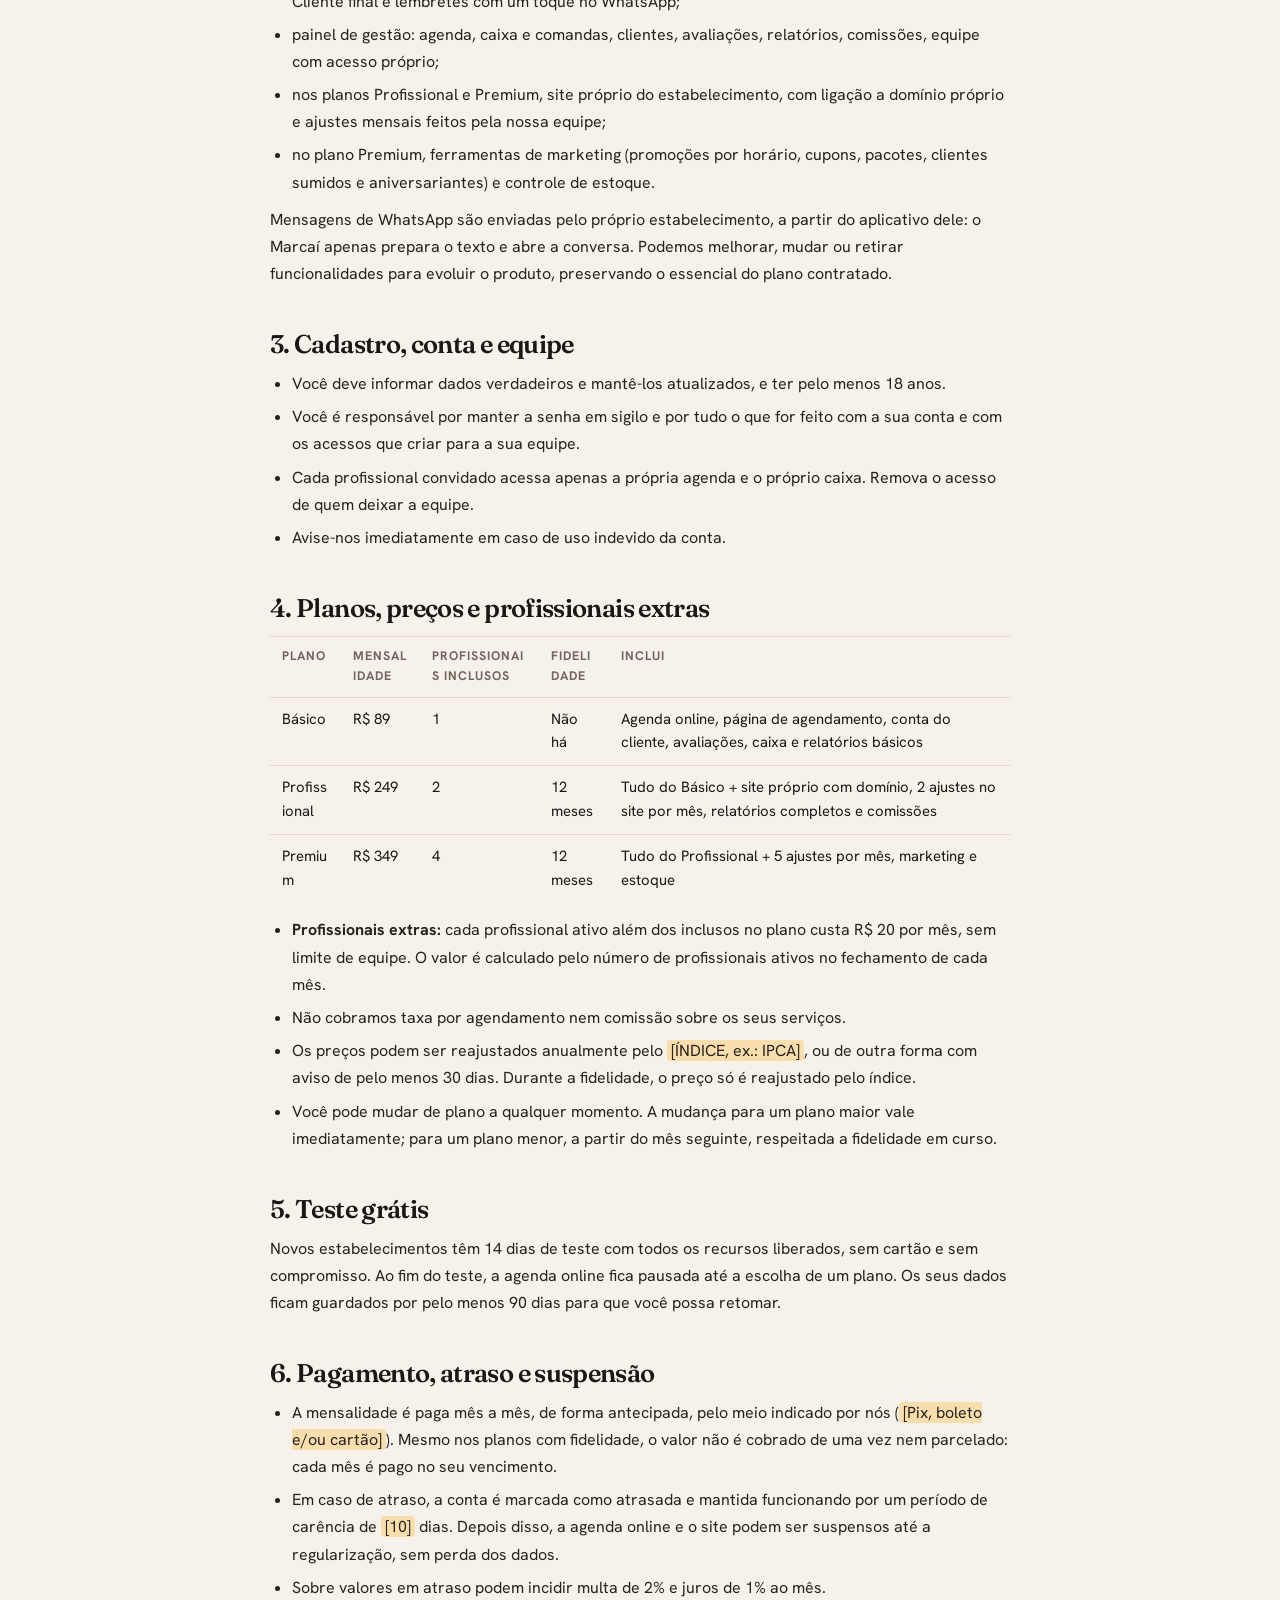
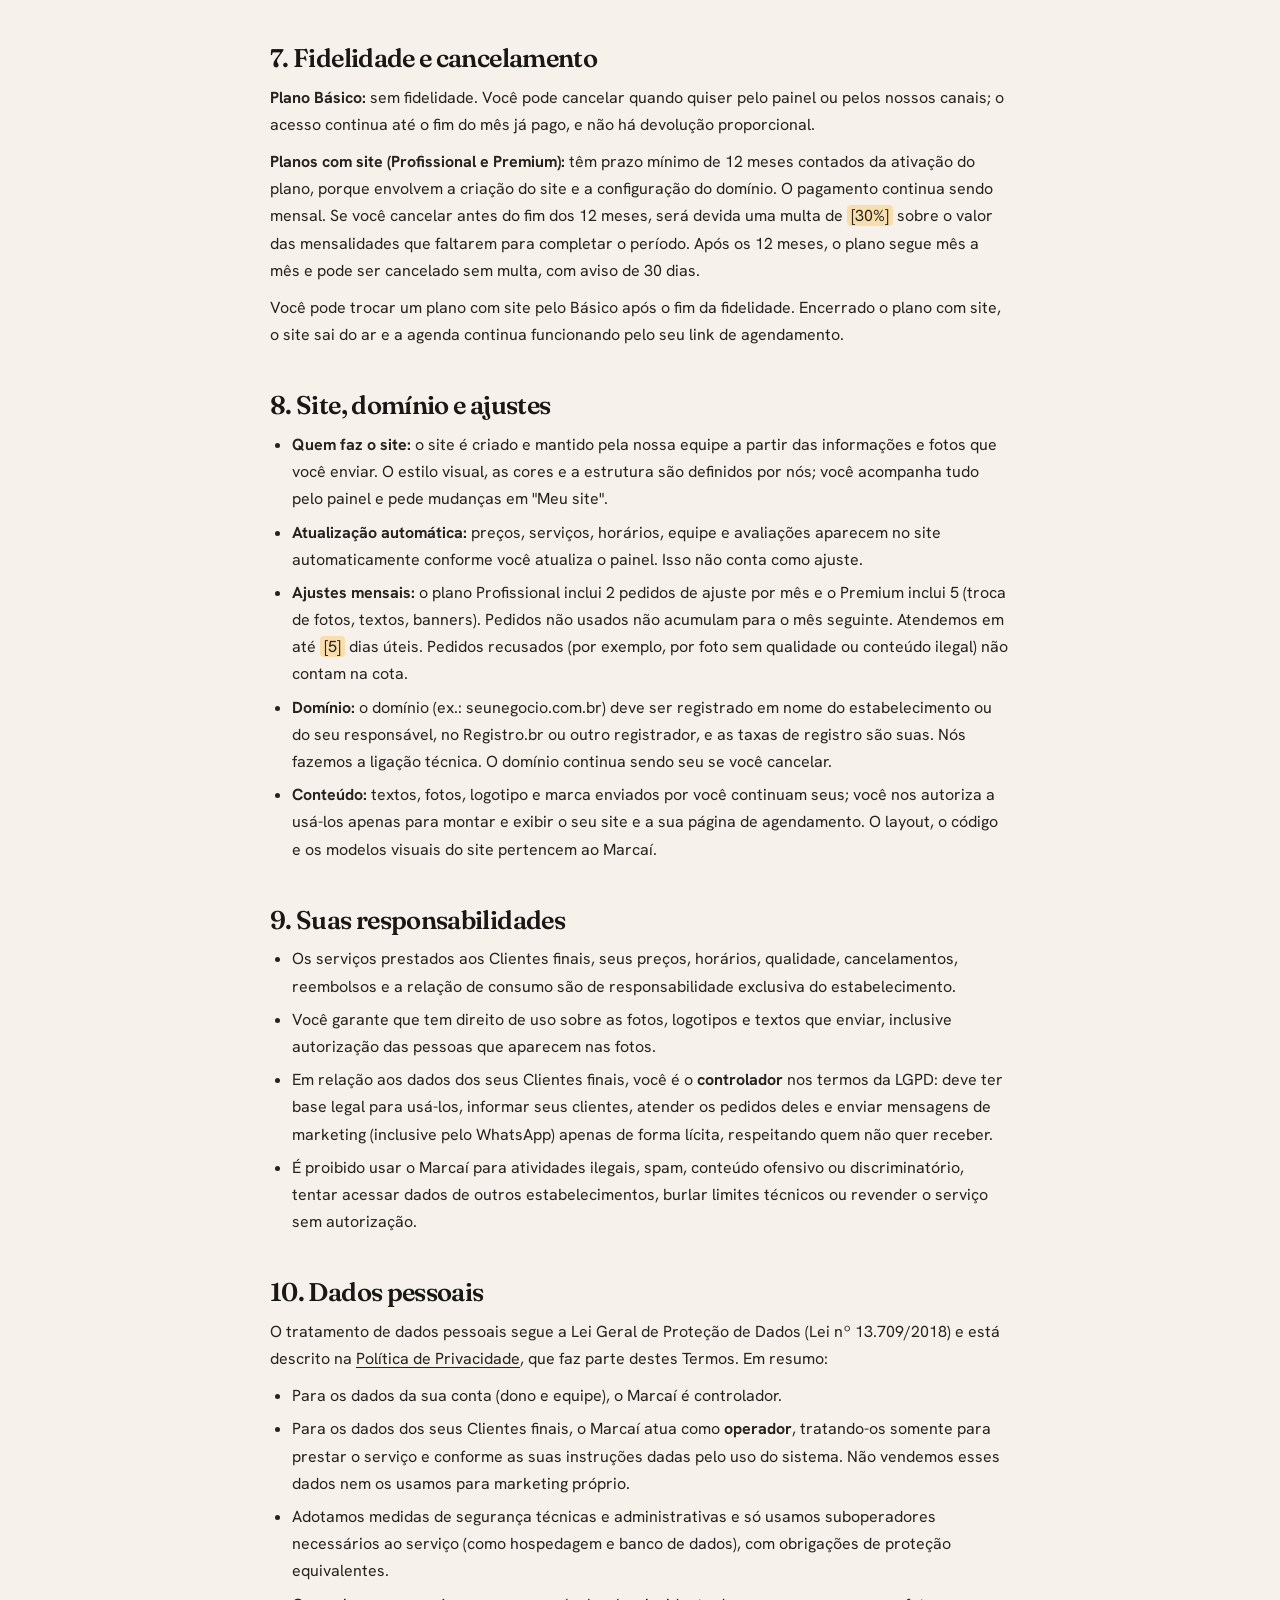
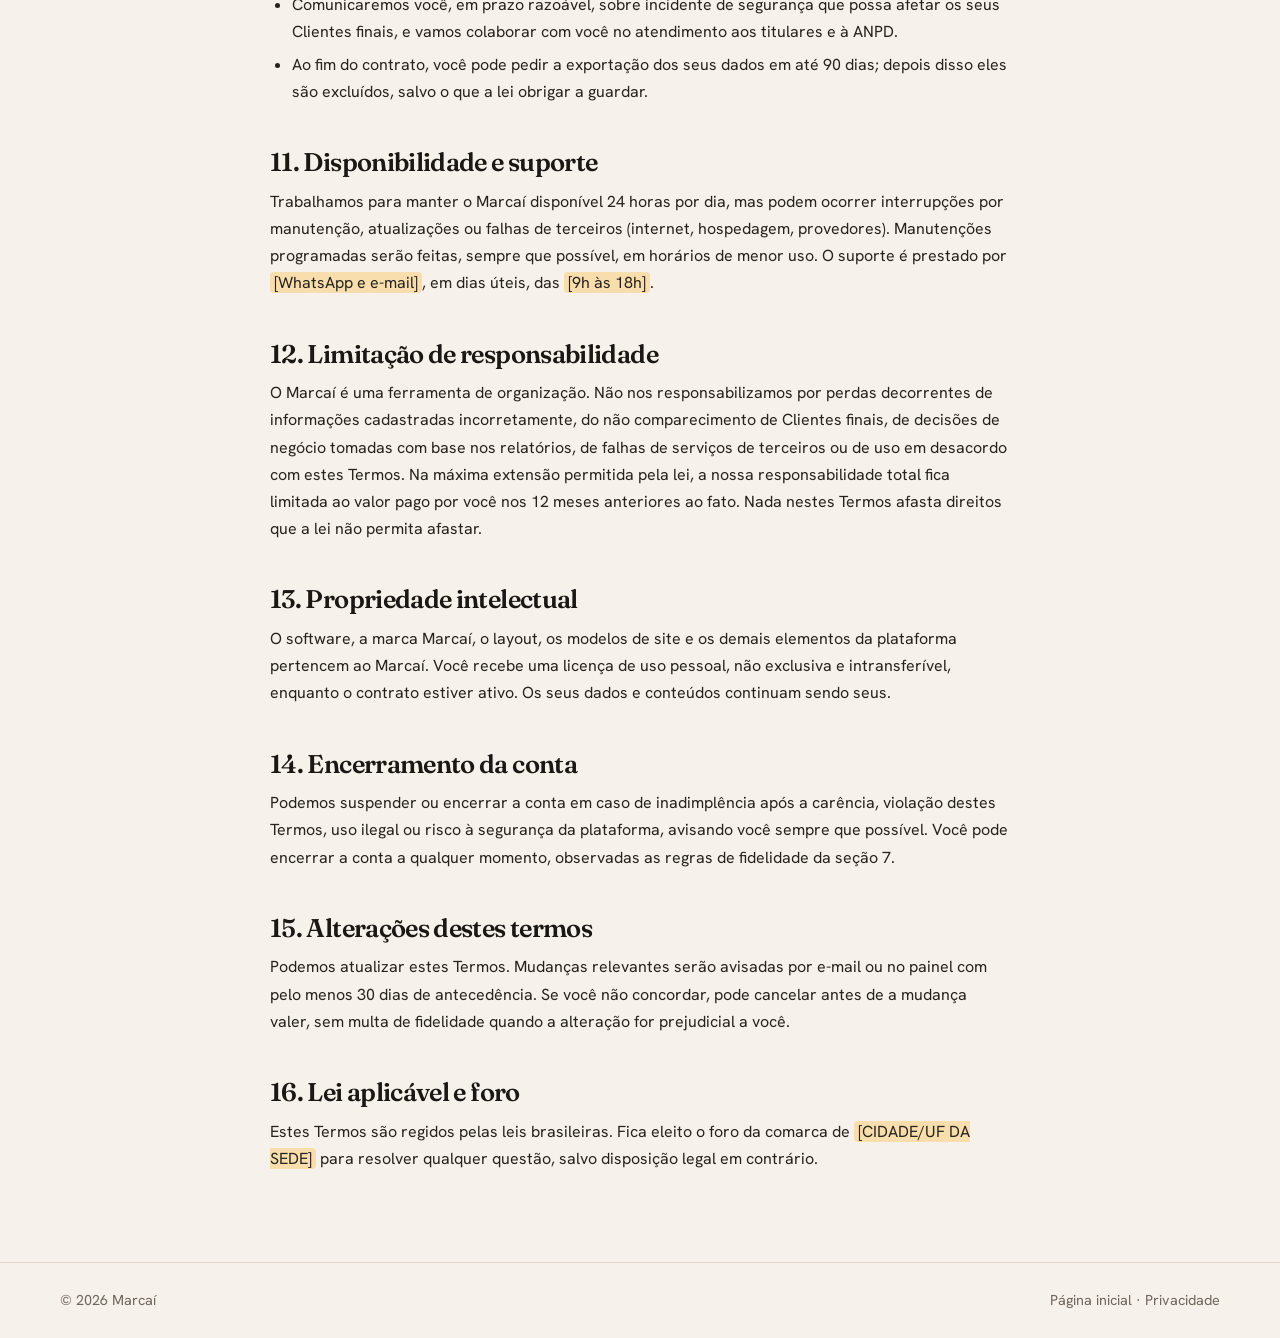
<file: termos.html>
<!doctype html>
<html lang="pt-BR">
<head>
<meta charset="utf-8">
<meta name="viewport" content="width=device-width, initial-scale=1">
<title>Termos de Uso · Marcaí</title>
<meta name="description" content="Termos de Uso do Marcaí: agenda online, gestão e site para estabelecimentos que atendem com hora marcada.">
<meta name="theme-color" content="#0e0d0c">
<script>(function () { try { var t = JSON.parse(localStorage.getItem("navalha_tema")); if (t) document.documentElement.dataset.tema = t; } catch (e) {} })();</script>
<link rel="icon" href="data:image/svg+xml,%3Csvg xmlns='http://www.w3.org/2000/svg' viewBox='0 0 40 40'%3E%3Crect x='4' y='9' width='32' height='27' rx='9' fill='%23e09a63'/%3E%3Crect x='11' y='4.5' width='3.6' height='9' rx='1.8' fill='%230e0d0c'/%3E%3Crect x='25.4' y='4.5' width='3.6' height='9' rx='1.8' fill='%230e0d0c'/%3E%3Cpath d='M12.5 23 18 28.2 28 17.6' fill='none' stroke='%231d130c' stroke-width='3.6' stroke-linecap='round' stroke-linejoin='round'/%3E%3C/svg%3E">
<link rel="preconnect" href="https://fonts.googleapis.com">
<link rel="preconnect" href="https://fonts.gstatic.com" crossorigin>
<link href="https://fonts.googleapis.com/css2?family=Fraunces:ital,opsz,wght@0,9..144,400;0,9..144,600;1,9..144,400&family=Hanken+Grotesk:wght@400;500;600;700&display=swap" rel="stylesheet">
<link rel="stylesheet" href="css/vendas.css?v=202610091335">
<link rel="stylesheet" href="css/documentos.css?v=202610091335">
</head>
<body>
<!-- Campos destacados em amarelo (<mark>) precisam ser preenchidos antes de vender. Recomenda-se revisão por advogado. -->
<header class="doc-topo"><div class="wrap"><a href="./" class="logo" style="font-size:1.3rem">marcaí</a><span class="row-doc"><button class="tema-btn" id="tema-doc" type="button"></button><a class="btn btn-sm" href="privacidade.html">Política de Privacidade</a></span></div></header>

<main class="doc">
  <span class="rotulo">Documento</span>
  <h1>Termos de Uso</h1>
  <p class="atualizado">Versão 1.0 · em vigor desde <mark>[DATA DE PUBLICAÇÃO]</mark></p>

  <div class="resumo">
    <h2>Em poucas palavras</h2>
    <ul>
      <li>O Marcaí é um sistema de agenda online, gestão e site para quem atende com hora marcada.</li>
      <li>Você paga uma mensalidade pelo plano, mais R$ 20 por profissional além dos inclusos. Não cobramos taxa por agendamento.</li>
      <li>O plano Básico não tem fidelidade. Os planos com site (Profissional e Premium) têm fidelidade de 12 meses, com cobrança mês a mês.</li>
      <li>Os dados dos seus clientes são seus: nós só os tratamos para o sistema funcionar, conforme a LGPD.</li>
    </ul>
    <p style="margin-top:10px">Este resumo não substitui o texto completo abaixo.</p>
  </div>

  <nav class="indice" aria-label="Índice">
    <a href="#partes">1. Quem somos e aceite</a><a href="#servico">2. O serviço</a><a href="#conta">3. Cadastro, conta e equipe</a>
    <a href="#planos">4. Planos, preços e profissionais extras</a><a href="#teste">5. Teste grátis</a><a href="#pagamento">6. Pagamento, atraso e suspensão</a>
    <a href="#fidelidade">7. Fidelidade e cancelamento</a><a href="#site">8. Site, domínio e ajustes</a><a href="#responsabilidades">9. Suas responsabilidades</a>
    <a href="#dados">10. Dados pessoais</a><a href="#disponibilidade">11. Disponibilidade e suporte</a><a href="#limites">12. Limitação de responsabilidade</a>
    <a href="#propriedade">13. Propriedade intelectual</a><a href="#encerramento">14. Encerramento da conta</a><a href="#alteracoes">15. Alterações destes termos</a><a href="#foro">16. Lei aplicável e foro</a>
  </nav>

  <h2 id="partes">1. Quem somos e aceite</h2>
  <p>O Marcaí é oferecido por <mark>[RAZÃO SOCIAL]</mark>, inscrita no CNPJ sob o nº <mark>[CNPJ]</mark>, com sede em <mark>[ENDEREÇO COMPLETO]</mark> ("Marcaí", "nós"). Contato: <mark>[E-MAIL DE CONTATO]</mark>.</p>
  <p>Estes Termos regem a contratação e o uso do Marcaí pelo estabelecimento ("Cliente", "você"): barbearias, salões de beleza, esmalterias, estúdios de sobrancelhas e cílios e demais negócios que atendem com hora marcada. Ao criar uma conta e marcar a opção de aceite, você declara que leu e concorda com estes Termos e com a <a href="privacidade.html">Política de Privacidade</a>, e que tem poderes para contratar em nome do estabelecimento.</p>
  <p>Os consumidores que agendam pelo seu link ou site ("Clientes finais") não são parte destes Termos: a relação de consumo deles é com o seu estabelecimento.</p>

  <h2 id="servico">2. O serviço</h2>
  <p>O Marcaí oferece, conforme o plano contratado:</p>
  <ul>
    <li>agenda online 24 horas, com página de agendamento, lista de espera, troca e cancelamento pelo Cliente final e lembretes com um toque no WhatsApp;</li>
    <li>painel de gestão: agenda, caixa e comandas, clientes, avaliações, relatórios, comissões, equipe com acesso próprio;</li>
    <li>nos planos Profissional e Premium, site próprio do estabelecimento, com ligação a domínio próprio e ajustes mensais feitos pela nossa equipe;</li>
    <li>no plano Premium, ferramentas de marketing (promoções por horário, cupons, pacotes, clientes sumidos e aniversariantes) e controle de estoque.</li>
  </ul>
  <p>Mensagens de WhatsApp são enviadas pelo próprio estabelecimento, a partir do aplicativo dele: o Marcaí apenas prepara o texto e abre a conversa. Podemos melhorar, mudar ou retirar funcionalidades para evoluir o produto, preservando o essencial do plano contratado.</p>

  <h2 id="conta">3. Cadastro, conta e equipe</h2>
  <ul>
    <li>Você deve informar dados verdadeiros e mantê-los atualizados, e ter pelo menos 18 anos.</li>
    <li>Você é responsável por manter a senha em sigilo e por tudo o que for feito com a sua conta e com os acessos que criar para a sua equipe.</li>
    <li>Cada profissional convidado acessa apenas a própria agenda e o próprio caixa. Remova o acesso de quem deixar a equipe.</li>
    <li>Avise-nos imediatamente em caso de uso indevido da conta.</li>
  </ul>

  <h2 id="planos">4. Planos, preços e profissionais extras</h2>
  <table>
    <thead><tr><th>Plano</th><th>Mensalidade</th><th>Profissionais inclusos</th><th>Fidelidade</th><th>Inclui</th></tr></thead>
    <tbody>
      <tr><td data-r="Plano">Básico</td><td data-r="Mensalidade">R$ 89</td><td data-r="Profissionais inclusos">1</td><td data-r="Fidelidade">Não há</td><td data-r="Inclui">Agenda online, página de agendamento, conta do cliente, avaliações, caixa e relatórios básicos</td></tr>
      <tr><td data-r="Plano">Profissional</td><td data-r="Mensalidade">R$ 249</td><td data-r="Profissionais inclusos">2</td><td data-r="Fidelidade">12 meses</td><td data-r="Inclui">Tudo do Básico + site próprio com domínio, 2 ajustes no site por mês, relatórios completos e comissões</td></tr>
      <tr><td data-r="Plano">Premium</td><td data-r="Mensalidade">R$ 349</td><td data-r="Profissionais inclusos">4</td><td data-r="Fidelidade">12 meses</td><td data-r="Inclui">Tudo do Profissional + 5 ajustes por mês, marketing e estoque</td></tr>
    </tbody>
  </table>
  <ul>
    <li><b>Profissionais extras:</b> cada profissional ativo além dos inclusos no plano custa R$ 20 por mês, sem limite de equipe. O valor é calculado pelo número de profissionais ativos no fechamento de cada mês.</li>
    <li>Não cobramos taxa por agendamento nem comissão sobre os seus serviços.</li>
    <li>Os preços podem ser reajustados anualmente pelo <mark>[ÍNDICE, ex.: IPCA]</mark>, ou de outra forma com aviso de pelo menos 30 dias. Durante a fidelidade, o preço só é reajustado pelo índice.</li>
    <li>Você pode mudar de plano a qualquer momento. A mudança para um plano maior vale imediatamente; para um plano menor, a partir do mês seguinte, respeitada a fidelidade em curso.</li>
  </ul>

  <h2 id="teste">5. Teste grátis</h2>
  <p>Novos estabelecimentos têm 14 dias de teste com todos os recursos liberados, sem cartão e sem compromisso. Ao fim do teste, a agenda online fica pausada até a escolha de um plano. Os seus dados ficam guardados por pelo menos 90 dias para que você possa retomar.</p>

  <h2 id="pagamento">6. Pagamento, atraso e suspensão</h2>
  <ul>
    <li>A mensalidade é paga mês a mês, de forma antecipada, pelo meio indicado por nós (<mark>[Pix, boleto e/ou cartão]</mark>). Mesmo nos planos com fidelidade, o valor não é cobrado de uma vez nem parcelado: cada mês é pago no seu vencimento.</li>
    <li>Em caso de atraso, a conta é marcada como atrasada e mantida funcionando por um período de carência de <mark>[10]</mark> dias. Depois disso, a agenda online e o site podem ser suspensos até a regularização, sem perda dos dados.</li>
    <li>Sobre valores em atraso podem incidir multa de 2% e juros de 1% ao mês.</li>
  </ul>

  <h2 id="fidelidade">7. Fidelidade e cancelamento</h2>
  <p><b>Plano Básico:</b> sem fidelidade. Você pode cancelar quando quiser pelo painel ou pelos nossos canais; o acesso continua até o fim do mês já pago, e não há devolução proporcional.</p>
  <p><b>Planos com site (Profissional e Premium):</b> têm prazo mínimo de 12 meses contados da ativação do plano, porque envolvem a criação do site e a configuração do domínio. O pagamento continua sendo mensal. Se você cancelar antes do fim dos 12 meses, será devida uma multa de <mark>[30%]</mark> sobre o valor das mensalidades que faltarem para completar o período. Após os 12 meses, o plano segue mês a mês e pode ser cancelado sem multa, com aviso de 30 dias.</p>
  <p>Você pode trocar um plano com site pelo Básico após o fim da fidelidade. Encerrado o plano com site, o site sai do ar e a agenda continua funcionando pelo seu link de agendamento.</p>

  <h2 id="site">8. Site, domínio e ajustes</h2>
  <ul>
    <li><b>Quem faz o site:</b> o site é criado e mantido pela nossa equipe a partir das informações e fotos que você enviar. O estilo visual, as cores e a estrutura são definidos por nós; você acompanha tudo pelo painel e pede mudanças em "Meu site".</li>
    <li><b>Atualização automática:</b> preços, serviços, horários, equipe e avaliações aparecem no site automaticamente conforme você atualiza o painel. Isso não conta como ajuste.</li>
    <li><b>Ajustes mensais:</b> o plano Profissional inclui 2 pedidos de ajuste por mês e o Premium inclui 5 (troca de fotos, textos, banners). Pedidos não usados não acumulam para o mês seguinte. Atendemos em até <mark>[5]</mark> dias úteis. Pedidos recusados (por exemplo, por foto sem qualidade ou conteúdo ilegal) não contam na cota.</li>
    <li><b>Domínio:</b> o domínio (ex.: seunegocio.com.br) deve ser registrado em nome do estabelecimento ou do seu responsável, no Registro.br ou outro registrador, e as taxas de registro são suas. Nós fazemos a ligação técnica. O domínio continua sendo seu se você cancelar.</li>
    <li><b>Conteúdo:</b> textos, fotos, logotipo e marca enviados por você continuam seus; você nos autoriza a usá-los apenas para montar e exibir o seu site e a sua página de agendamento. O layout, o código e os modelos visuais do site pertencem ao Marcaí.</li>
  </ul>

  <h2 id="responsabilidades">9. Suas responsabilidades</h2>
  <ul>
    <li>Os serviços prestados aos Clientes finais, seus preços, horários, qualidade, cancelamentos, reembolsos e a relação de consumo são de responsabilidade exclusiva do estabelecimento.</li>
    <li>Você garante que tem direito de uso sobre as fotos, logotipos e textos que enviar, inclusive autorização das pessoas que aparecem nas fotos.</li>
    <li>Em relação aos dados dos seus Clientes finais, você é o <b>controlador</b> nos termos da LGPD: deve ter base legal para usá-los, informar seus clientes, atender os pedidos deles e enviar mensagens de marketing (inclusive pelo WhatsApp) apenas de forma lícita, respeitando quem não quer receber.</li>
    <li>É proibido usar o Marcaí para atividades ilegais, spam, conteúdo ofensivo ou discriminatório, tentar acessar dados de outros estabelecimentos, burlar limites técnicos ou revender o serviço sem autorização.</li>
  </ul>

  <h2 id="dados">10. Dados pessoais</h2>
  <p>O tratamento de dados pessoais segue a Lei Geral de Proteção de Dados (Lei nº 13.709/2018) e está descrito na <a href="privacidade.html">Política de Privacidade</a>, que faz parte destes Termos. Em resumo:</p>
  <ul>
    <li>Para os dados da sua conta (dono e equipe), o Marcaí é controlador.</li>
    <li>Para os dados dos seus Clientes finais, o Marcaí atua como <b>operador</b>, tratando-os somente para prestar o serviço e conforme as suas instruções dadas pelo uso do sistema. Não vendemos esses dados nem os usamos para marketing próprio.</li>
    <li>Adotamos medidas de segurança técnicas e administrativas e só usamos suboperadores necessários ao serviço (como hospedagem e banco de dados), com obrigações de proteção equivalentes.</li>
    <li>Comunicaremos você, em prazo razoável, sobre incidente de segurança que possa afetar os seus Clientes finais, e vamos colaborar com você no atendimento aos titulares e à ANPD.</li>
    <li>Ao fim do contrato, você pode pedir a exportação dos seus dados em até 90 dias; depois disso eles são excluídos, salvo o que a lei obrigar a guardar.</li>
  </ul>

  <h2 id="disponibilidade">11. Disponibilidade e suporte</h2>
  <p>Trabalhamos para manter o Marcaí disponível 24 horas por dia, mas podem ocorrer interrupções por manutenção, atualizações ou falhas de terceiros (internet, hospedagem, provedores). Manutenções programadas serão feitas, sempre que possível, em horários de menor uso. O suporte é prestado por <mark>[WhatsApp e e-mail]</mark>, em dias úteis, das <mark>[9h às 18h]</mark>.</p>

  <h2 id="limites">12. Limitação de responsabilidade</h2>
  <p>O Marcaí é uma ferramenta de organização. Não nos responsabilizamos por perdas decorrentes de informações cadastradas incorretamente, do não comparecimento de Clientes finais, de decisões de negócio tomadas com base nos relatórios, de falhas de serviços de terceiros ou de uso em desacordo com estes Termos. Na máxima extensão permitida pela lei, a nossa responsabilidade total fica limitada ao valor pago por você nos 12 meses anteriores ao fato. Nada nestes Termos afasta direitos que a lei não permita afastar.</p>

  <h2 id="propriedade">13. Propriedade intelectual</h2>
  <p>O software, a marca Marcaí, o layout, os modelos de site e os demais elementos da plataforma pertencem ao Marcaí. Você recebe uma licença de uso pessoal, não exclusiva e intransferível, enquanto o contrato estiver ativo. Os seus dados e conteúdos continuam sendo seus.</p>

  <h2 id="encerramento">14. Encerramento da conta</h2>
  <p>Podemos suspender ou encerrar a conta em caso de inadimplência após a carência, violação destes Termos, uso ilegal ou risco à segurança da plataforma, avisando você sempre que possível. Você pode encerrar a conta a qualquer momento, observadas as regras de fidelidade da seção 7.</p>

  <h2 id="alteracoes">15. Alterações destes termos</h2>
  <p>Podemos atualizar estes Termos. Mudanças relevantes serão avisadas por e-mail ou no painel com pelo menos 30 dias de antecedência. Se você não concordar, pode cancelar antes de a mudança valer, sem multa de fidelidade quando a alteração for prejudicial a você.</p>

  <h2 id="foro">16. Lei aplicável e foro</h2>
  <p>Estes Termos são regidos pelas leis brasileiras. Fica eleito o foro da comarca de <mark>[CIDADE/UF DA SEDE]</mark> para resolver qualquer questão, salvo disposição legal em contrário.</p>
</main>

<footer class="doc-rodape"><div class="wrap"><span>© <span id="ano"></span> Marcaí</span><span><a href="./">Página inicial</a> · <a href="privacidade.html">Privacidade</a></span></div></footer>
<script>document.getElementById("ano").textContent = new Date().getFullYear();</script>
<script>(function () {
  var b = document.getElementById("tema-doc"), r = document.documentElement;
  var atual = function () { return r.dataset.tema || (matchMedia("(prefers-color-scheme: light)").matches ? "claro" : "escuro"); };
  var pinta = function () { var c = atual() === "claro"; b.textContent = c ? "\u263E" : "\u2600"; b.title = c ? "Usar tema escuro" : "Usar tema claro"; };
  b.onclick = function () { var n = atual() === "claro" ? "escuro" : "claro"; r.dataset.tema = n; try { localStorage.setItem("navalha_tema", JSON.stringify(n)); } catch (e) {} pinta(); };
  pinta();
})();</script>
</body>
</html>
</file>
<file: css/vendas.css>
/* =====================================================================
   Marcaí — página de vendas. Preto + cobre, Fraunces + Hanken Grotesk,
   claro/escuro, movimento marcante (respeita prefers-reduced-motion).
   ===================================================================== */
:root {
  --serif: "Fraunces", Georgia, serif;
  --sans: "Hanken Grotesk", system-ui, sans-serif;
  --cobre-1: #c8703f; --cobre-2: #e09a63; --cobre-3: #b5602f;
  --metal: linear-gradient(135deg, #b5602f 0%, #e09a63 35%, #f3c39b 50%, #d27b45 65%, #b5602f 100%);
  --raio: 20px;
  color-scheme: dark;
  --bg: #0e0d0c; --bg-2: #141210; --card: #171513; --card-2: #201d1a;
  --text: #efe7dc; --muted: #a39a8f; --line: #2c2824;
  --cobre-txt: #e09a63;
  --sombra: 0 30px 60px -30px rgba(0,0,0,.85);
}
:root[data-tema="claro"] {
  color-scheme: light;
  --bg: #f6f1ea; --bg-2: #efe8de; --card: #ffffff; --card-2: #f3ede4;
  --text: #1a1714; --muted: #6f665c; --line: #e3d9cc;
  --cobre-txt: #a8582a;
  --metal-txt: linear-gradient(135deg, #7d3a17 0%, #b5602f 35%, #d98a52 50%, #a8582a 65%, #7d3a17 100%);
  --sombra: 0 30px 60px -32px rgba(80,50,20,.35);
}
@media (prefers-color-scheme: light) {
  :root:not([data-tema]) {
    color-scheme: light;
    --bg: #f6f1ea; --bg-2: #efe8de; --card: #ffffff; --card-2: #f3ede4;
    --text: #1a1714; --muted: #6f665c; --line: #e3d9cc;
    --cobre-txt: #a8582a;
    --metal-txt: linear-gradient(135deg, #7d3a17 0%, #b5602f 35%, #d98a52 50%, #a8582a 65%, #7d3a17 100%);
    --sombra: 0 30px 60px -32px rgba(80,50,20,.35);
  }
}

* { box-sizing: border-box; margin: 0; padding: 0; }
html { scroll-behavior: smooth; }
body { background: var(--bg); color: var(--text); font-family: var(--sans); line-height: 1.6; overflow-x: hidden; transition: background-color .4s, color .4s; }
a { color: inherit; text-decoration: none; }
img { max-width: 100%; display: block; }
.wrap { max-width: 1200px; margin: 0 auto; padding: 0 20px; }
h1, h2, h3 { font-family: var(--serif); font-weight: 600; letter-spacing: -.025em; line-height: 1.04; }
h2 { font-size: clamp(2.2rem, 5vw, 3.6rem); }
h3 { font-size: 1.45rem; letter-spacing: -.015em; }
em { font-style: italic; font-weight: 400; }
.cobre { background: var(--metal-txt, var(--metal)); background-size: 200% auto; -webkit-background-clip: text; background-clip: text; color: transparent; animation: brilho 6s linear infinite; }
@keyframes brilho { to { background-position: -200% center; } }
.rotulo { display: inline-flex; align-items: center; gap: 8px; font-size: .78rem; font-weight: 700; letter-spacing: .14em; text-transform: uppercase; color: var(--cobre-txt); }
.rotulo::before { content: ""; width: 22px; height: 1px; background: currentColor; }
.lead { font-size: 1.15rem; color: var(--muted); max-width: 560px; }
section { padding: 110px 0; position: relative; }

/* ---------- botões ---------- */
.btn { display: inline-flex; align-items: center; justify-content: center; gap: 10px; padding: 15px 26px; border-radius: 999px; font-weight: 600; font-size: 1rem;
  border: 1px solid color-mix(in srgb, var(--text) 22%, transparent); position: relative; overflow: hidden; transition: transform .2s, box-shadow .25s, border-color .2s; cursor: pointer; background: transparent; color: var(--text); font-family: var(--sans); }
.btn:hover { transform: translateY(-2px); border-color: var(--cobre-2); }
.btn-cobre { background: var(--metal); background-size: 180% auto; color: #1e1009; border: 0; box-shadow: 0 14px 30px -14px rgba(200,112,63,.9), inset 0 1px 0 rgba(255,255,255,.35); transition: transform .2s, box-shadow .25s, background-position .6s; }
.btn-cobre:hover { background-position: 100% center; box-shadow: 0 18px 38px -14px rgba(200,112,63,1); }
.btn-cobre::after { content: ""; position: absolute; inset: -40% auto -40% -60%; width: 40%; transform: skewX(-20deg); background: linear-gradient(90deg, transparent, rgba(255,255,255,.6), transparent); animation: reflexo 3.8s ease-in-out infinite; }
@keyframes reflexo { 0%, 60% { left: -60%; } 100% { left: 140%; } }
.btn-sm { padding: 10px 18px; font-size: .9rem; }
.tema-btn { width: 40px; height: 40px; border-radius: 999px; border: 1px solid var(--line); background: var(--card); color: var(--text); display: inline-grid; place-items: center; cursor: pointer; transition: transform .25s, border-color .2s; }
.tema-btn:hover { transform: rotate(-20deg); border-color: var(--cobre-2); }

/* ---------- topo ---------- */
header { position: fixed; top: 0; left: 0; right: 0; z-index: 50; transition: background .3s, border-color .3s, backdrop-filter .3s; border-bottom: 1px solid transparent; }
header.rolou { background: color-mix(in srgb, var(--bg) 80%, transparent); backdrop-filter: blur(14px); border-bottom-color: var(--line); }
header .wrap { display: flex; align-items: center; justify-content: space-between; height: 74px; gap: 16px; }
.logo { display: inline-flex; align-items: center; gap: 10px; font-family: var(--serif); font-size: 1.55rem; font-weight: 600; letter-spacing: -.03em; }
.logo svg { width: 34px; height: 34px; transition: transform .5s cubic-bezier(.2,.8,.2,1); }
.logo:hover svg { transform: rotate(-25deg); }
nav.menu { display: flex; align-items: center; gap: 26px; font-size: .95rem; }
nav.menu a.ln { color: var(--muted); transition: color .2s; }
nav.menu a.ln:hover { color: var(--text); }
.topo-acoes { display: flex; align-items: center; gap: 10px; }
@media (max-width: 920px) { nav.menu { display: none; } .so-desk { display: none; } }

/* ---------- hero ---------- */
.hero { padding: 150px 0 90px; overflow: hidden; }
.hero::before { content: ""; position: absolute; inset: -20% -10% auto; height: 760px; pointer-events: none;
  background: radial-gradient(620px 420px at 72% 35%, rgba(200,112,63,.22), transparent 70%), radial-gradient(500px 300px at 15% 10%, rgba(224,154,99,.10), transparent 70%); }
.hero .grade { display: grid; grid-template-columns: 1fr 1.05fr; gap: 50px; align-items: center; position: relative; }
@media (max-width: 980px) { .hero .grade { grid-template-columns: 1fr; } .hero { padding-top: 120px; } }
.hero h1 { font-size: clamp(2.9rem, 6.6vw, 5.4rem); margin: 18px 0 22px; }
.hero h1 .p { display: inline-block; opacity: 0; transform: translateY(60%) rotate(3deg); animation: palavra .9s cubic-bezier(.2,.8,.2,1) forwards; }
@keyframes palavra { to { opacity: 1; transform: none; } }
.hero .ctas { display: flex; gap: 12px; flex-wrap: wrap; margin-top: 30px; }
.selos { display: flex; flex-wrap: wrap; gap: 18px; margin-top: 30px; color: var(--muted); font-size: .92rem; }
.selos span::before { content: "✓"; color: var(--cobre-txt); margin-right: 6px; font-weight: 700; }
.aparece { opacity: 0; animation: sobe .9s cubic-bezier(.2,.8,.2,1) forwards; }
@keyframes sobe { from { opacity: 0; transform: translateY(24px); } to { opacity: 1; transform: none; } }

/* telas do produto */
.palco { position: relative; height: 560px; perspective: 1600px; }
@media (max-width: 980px) { .palco { height: 470px; } }
@media (max-width: 560px) { .palco { height: 380px; } }
.note { position: absolute; right: 0; top: 30px; width: 92%; border-radius: 16px; background: #0b0a09; padding: 10px 10px 14px; box-shadow: var(--sombra), 0 0 0 1px rgba(255,255,255,.06);
  transform: rotateY(-14deg) rotateX(6deg) translateX(80px); opacity: 0; animation: note-entra 1.3s .35s cubic-bezier(.2,.8,.2,1) forwards; transform-style: preserve-3d; }
.note::before { content: ""; display: block; height: 14px; background: radial-gradient(circle at 10px 7px, #ff5f57 3.5px, transparent 4px), radial-gradient(circle at 24px 7px, #febc2e 3.5px, transparent 4px), radial-gradient(circle at 38px 7px, #28c840 3.5px, transparent 4px); margin-bottom: 8px; }
.note img { border-radius: 8px; width: 100%; }
@keyframes note-entra { to { opacity: 1; transform: rotateY(-8deg) rotateX(4deg) translateX(0); } }
.cel { position: absolute; left: 0; bottom: 0; width: 34%; min-width: 170px; border-radius: 34px; background: #0b0a09; padding: 9px; box-shadow: var(--sombra), 0 0 0 1px rgba(255,255,255,.08);
  transform: translateY(120px) rotate(-6deg); opacity: 0; animation: cel-entra 1.2s .7s cubic-bezier(.2,.8,.2,1) forwards; }
.cel img { border-radius: 26px; width: 100%; aspect-ratio: 9 / 18.5; object-fit: cover; object-position: top; }
.cel::before { content: ""; position: absolute; top: 16px; left: 50%; transform: translateX(-50%); width: 34%; height: 16px; border-radius: 99px; background: #0b0a09; z-index: 2; }
@keyframes cel-entra { to { opacity: 1; transform: rotate(-3deg); } }
.bolha { position: absolute; z-index: 3; background: var(--card); border: 1px solid var(--line); border-radius: 16px; padding: 10px 14px; box-shadow: var(--sombra); font-size: .85rem; display: flex; gap: 10px; align-items: center; opacity: 0; }
.bolha b { display: block; font-size: .95rem; }
.bolha small { color: var(--muted); }
.bolha .ic { width: 34px; height: 34px; border-radius: 10px; display: grid; place-items: center; background: color-mix(in srgb, var(--cobre-1) 18%, transparent); color: var(--cobre-txt); font-size: 1rem; flex: none; }
.bolha.b1 { left: 26%; top: 6%; animation: estoura .7s 1.5s cubic-bezier(.3,1.6,.5,1) forwards, flutua 5s 2.3s ease-in-out infinite; }
.bolha.b2 { right: 4%; bottom: 8%; animation: estoura .7s 1.9s cubic-bezier(.3,1.6,.5,1) forwards, flutua 6s 2.7s ease-in-out infinite; }
@keyframes estoura { from { opacity: 0; transform: scale(.6) translateY(10px); } to { opacity: 1; transform: none; } }
@keyframes flutua { 50% { transform: translateY(-8px); } }
@media (max-width: 560px) { .bolha.b1 { left: 30%; top: 0; } }

/* ---------- faixa rolando ---------- */
.faixa { border-top: 1px solid var(--line); border-bottom: 1px solid var(--line); overflow: hidden; padding: 20px 0; background: var(--bg-2); }
.faixa div { display: flex; gap: 46px; width: max-content; animation: rola 34s linear infinite reverse; /* rola para a direita */ font-family: var(--serif); font-size: 1.5rem; font-style: italic; white-space: nowrap; }
.faixa span::after { content: "✦"; margin-left: 46px; color: var(--cobre-txt); font-style: normal; font-size: 1rem; vertical-align: middle; }
@keyframes rola { to { transform: translateX(-50%); } }

/* ---------- como funciona ---------- */
.passos { display: grid; grid-template-columns: repeat(3, 1fr); gap: 18px; margin-top: 50px; }
@media (max-width: 860px) { .passos { grid-template-columns: 1fr; } }
.passo { background: var(--card); border: 1px solid var(--line); border-radius: var(--raio); padding: 30px; position: relative; overflow: hidden; transition: transform .3s, border-color .3s; }
.passo:hover { transform: translateY(-6px); border-color: color-mix(in srgb, var(--cobre-1) 60%, var(--line)); }
.passo .n { font-family: var(--serif); font-size: 5.5rem; line-height: .8; font-weight: 600; margin-bottom: 18px; display: block; }
.passo p { color: var(--muted); margin-top: 8px; }

/* ---------- recursos alternados ---------- */
.recurso { display: grid; grid-template-columns: 1fr 1.15fr; gap: 64px; align-items: center; padding: 70px 0; }
.recurso.inv .rec-img { order: -1; }
@media (max-width: 900px) { .recurso, .recurso.inv { grid-template-columns: 1fr; gap: 30px; } .recurso.inv .rec-img { order: 0; } }
.recurso h3 { font-size: clamp(1.9rem, 3.6vw, 2.7rem); margin: 14px 0 14px; }
.recurso ul { list-style: none; margin-top: 20px; display: grid; gap: 10px; }
.recurso li { display: flex; gap: 10px; color: var(--muted); }
.recurso li::before { content: "✦"; color: var(--cobre-txt); flex: none; }
.rec-img { position: relative; }
.rec-img .moldura { border-radius: 18px; background: #0b0a09; padding: 8px; box-shadow: var(--sombra), 0 0 0 1px rgba(255,255,255,.06); }
.rec-img .moldura img { border-radius: 12px; }
.rec-img .moldura.cel-m { width: min(300px, 70%); margin: 0 auto; border-radius: 32px; padding: 9px; }
.rec-img .moldura.cel-m img { border-radius: 24px; aspect-ratio: 9 / 18.5; object-fit: cover; object-position: top; }
.rec-img::before { content: ""; position: absolute; inset: 10% -6% -6% 10%; border-radius: 40px; background: radial-gradient(closest-side, rgba(200,112,63,.25), transparent); z-index: -1; filter: blur(10px); }

/* ---------- demonstração ---------- */
.demo { text-align: center; }
.demo .caixa { background: var(--card); border: 1px solid var(--line); border-radius: 32px; padding: 64px 28px; position: relative; overflow: hidden; }
.demo .caixa::before { content: ""; position: absolute; inset: auto -20% -60% -20%; height: 120%; background: radial-gradient(closest-side, rgba(200,112,63,.25), transparent); pointer-events: none; }
.demo .ctas { display: flex; gap: 12px; justify-content: center; flex-wrap: wrap; margin-top: 30px; position: relative; }
.demo .lead { margin: 14px auto 0; }

/* ---------- planos ---------- */
.planos { display: grid; grid-template-columns: repeat(3, 1fr); gap: 18px; margin-top: 50px; align-items: stretch; }
@media (max-width: 900px) { .planos { grid-template-columns: 1fr; max-width: 460px; margin-left: auto; margin-right: auto; } }
.plano { background: var(--card); border: 1px solid var(--line); border-radius: 26px; padding: 34px 28px; display: flex; flex-direction: column; position: relative; transition: transform .3s; }
.plano:hover { transform: translateY(-6px); }
.plano.destaque { border: 1px solid transparent; background: linear-gradient(var(--card), var(--card)) padding-box, var(--metal) border-box; box-shadow: 0 40px 70px -40px rgba(200,112,63,.6); }
.plano .selo { position: absolute; top: -13px; left: 50%; transform: translateX(-50%); background: var(--metal); color: #1e1009; font-size: .75rem; font-weight: 700; padding: 5px 14px; border-radius: 999px; letter-spacing: .04em; white-space: nowrap; }
.plano h3 { font-size: 1.6rem; }
.plano .desc { color: var(--muted); font-size: .92rem; margin-top: 6px; min-height: 44px; }
.plano .preco { font-family: var(--serif); font-size: 3.3rem; font-weight: 600; letter-spacing: -.03em; margin: 18px 0 2px; }
.plano .preco small { font-family: var(--sans); font-size: .95rem; color: var(--muted); font-weight: 400; letter-spacing: 0; }
.plano .extra { color: var(--muted); font-size: .86rem; line-height: 1.45; min-height: 2.9em; }
.plano ul { list-style: none; margin: 18px 0 26px; display: grid; gap: 9px; font-size: .95rem; flex: 1; }
.plano li { display: flex; gap: 9px; }
.plano li::before { content: "✓"; color: var(--cobre-txt); font-weight: 700; }
.plano li.nao { color: var(--muted); opacity: .55; }
.plano li.nao::before { content: "—"; color: var(--muted); }
.plano .btn { width: 100%; }
.nota-planos { text-align: center; color: var(--muted); margin-top: 26px; font-size: .92rem; }

/* ---------- FAQ ---------- */
.faq { max-width: 820px; margin: 46px auto 0; }
.faq details { border-bottom: 1px solid var(--line); }
.faq summary { list-style: none; cursor: pointer; padding: 22px 4px; font-family: var(--serif); font-size: 1.3rem; font-weight: 600; display: flex; justify-content: space-between; gap: 20px; align-items: center; }
.faq summary::-webkit-details-marker { display: none; }
.faq summary::after { content: "+"; font-family: var(--sans); font-weight: 300; font-size: 1.8rem; color: var(--cobre-txt); transition: transform .3s; }
.faq details[open] summary::after { transform: rotate(45deg); }
.faq details p { color: var(--muted); padding: 0 4px 22px; max-width: 680px; animation: sobe .4s ease; }

/* ---------- final ---------- */
.final { text-align: center; padding: 140px 0; overflow: hidden; }
.final h2 { font-size: clamp(2.6rem, 7vw, 5.6rem); }
.final .ctas { display: flex; justify-content: center; gap: 12px; flex-wrap: wrap; margin-top: 34px; }
footer { border-top: 1px solid var(--line); padding: 34px 0; color: var(--muted); font-size: .9rem; }
footer .wrap { display: flex; justify-content: space-between; flex-wrap: wrap; gap: 16px; align-items: center; }

/* ---------- revelar ao rolar ---------- */
.revela { opacity: 0; transform: translateY(40px); transition: opacity .9s cubic-bezier(.2,.8,.2,1), transform .9s cubic-bezier(.2,.8,.2,1); }
.revela.esq { transform: translateX(-60px); } .revela.dir { transform: translateX(60px); }
.revela.on { opacity: 1; transform: none; }
/* celular: nada de rolagem para o lado (animações laterais viram verticais) */
html, body { overflow-x: clip; }
@media (max-width: 700px) { .revela.esq:not(.on), .revela.dir:not(.on) { transform: translateY(30px); } }
.atraso-1 { transition-delay: .1s; } .atraso-2 { transition-delay: .2s; } .atraso-3 { transition-delay: .3s; }

@media (prefers-reduced-motion: reduce) {
  *, *::before, *::after { animation: none !important; transition: none !important; }
  .hero h1 .p, .aparece, .note, .cel, .bolha, .revela { opacity: 1 !important; transform: none !important; }
}

/* ---------- celular: menos espaço morto entre seções ---------- */
@media (max-width: 640px) {
  section { padding: 64px 0; }
  .hero { padding: 104px 0 56px; }
  .recurso, .recurso.inv { padding: 36px 0; gap: 22px; }
  .demo .caixa { padding: 44px 20px; border-radius: 24px; }
  .demo .ctas .btn { width: 100%; }
  .planos { margin-top: 32px; }
  .faq { margin-top: 28px; }
  .faq summary { font-size: 1.08rem; padding: 18px 2px; }
  .final { padding: 84px 0; }
}

/* =====================================================================
   Áreas: barra de escolha no topo, cards "Para quem é" e um visual por área
   ===================================================================== */
.seletor-area { display: flex; flex-wrap: wrap; gap: 8px; align-items: center; margin-top: 26px; }
.dica-seletor { width: 100%; font-size: .9rem; color: var(--muted); margin-bottom: 2px; }
.seletor-area button { border: 1px solid var(--line); background: var(--card); color: var(--muted); font: 600 .9rem var(--sans);
  padding: 9px 16px; border-radius: 999px; cursor: pointer; transition: color .2s, border-color .2s, background .2s, transform .2s; }
.seletor-area button:hover { color: var(--text); border-color: var(--cobre-2); transform: translateY(-1px); }
.seletor-area button[aria-selected="true"] { background: var(--metal); color: var(--sobre-metal, #1e1009); border-color: transparent; }
/* celular com o site de exemplo ao vivo (iframe em 390px, reduzido para caber na moldura) */
.rec-img .moldura.cel-vivo { width: 300px; max-width: 100%; aspect-ratio: 9 / 18.5; overflow: hidden; position: relative; }
.cel-vivo iframe { position: absolute; top: 9px; left: 9px; width: 390px; height: calc((100% - 18px) * 390 / 282); border: 0; border-radius: 24px;
  transform: scale(calc(282 / 390)); transform-origin: top left; background: #111; }
.legenda-vivo { text-align: center; color: var(--muted); font-size: .88rem; margin-top: 14px; }
.legenda-vivo a { color: var(--cobre-txt); text-decoration: underline; text-underline-offset: 3px; }

.areas { display: grid; grid-template-columns: repeat(4, minmax(0, 1fr)); gap: 14px; margin-top: 40px; }
@media (max-width: 980px) { .areas { grid-template-columns: repeat(2, minmax(0, 1fr)); } }
@media (max-width: 520px) { .areas { grid-template-columns: 1fr; } }
.area { display: grid; gap: 8px; align-content: start; background: var(--card); border: 1px solid var(--line); border-radius: var(--raio); padding: 24px; transition: transform .3s, border-color .3s; }
.area:hover { transform: translateY(-6px); border-color: var(--cobre-2); }
.area .ic { width: 46px; height: 46px; border-radius: 14px; display: grid; place-items: center; font-size: 1.3rem; background: color-mix(in srgb, var(--cobre-1) 16%, transparent); color: var(--cobre-txt); }
.area b { font-family: var(--serif); font-size: 1.35rem; font-weight: 600; letter-spacing: -.01em; }
.area small { color: var(--muted); font-size: .92rem; line-height: 1.5; }
.nota-areas { margin-top: 22px; color: var(--muted); }
.nota-areas a { color: var(--cobre-txt); text-decoration: underline; text-underline-offset: 3px; }
footer a:hover { color: var(--text); }

/* ---------- visual de cada área (claro; o botão de tema some) ---------- */
:root[data-seg="salao"], :root[data-seg="unhas"], :root[data-seg="cilios"] { color-scheme: light; }

:root[data-seg="salao"] .hero::before, :root[data-seg="unhas"] .hero::before, :root[data-seg="cilios"] .hero::before {
  background: radial-gradient(620px 420px at 72% 35%, color-mix(in srgb, var(--cobre-1) 22%, transparent), transparent 70%),
              radial-gradient(500px 300px at 15% 10%, color-mix(in srgb, var(--cobre-2) 14%, transparent), transparent 70%); }

/* Salão: marfim rosado, ameixa e serifa delicada */
:root[data-seg="salao"] {
  --serif: "Cormorant Garamond", Georgia, serif; --sans: "Jost", system-ui, sans-serif;
  --cobre-1: #8e3b63; --cobre-2: #b9658c; --cobre-3: #6e2a4b; --cobre-txt: #8e3b63;
  --metal: linear-gradient(135deg, #6e2a4b 0%, #a9567d 35%, #e2b3c6 50%, #9b4a70 65%, #6e2a4b 100%);
  --metal-txt: linear-gradient(135deg, #5a2140 0%, #8e3b63 35%, #c27a9b 50%, #8e3b63 65%, #5a2140 100%);
  --sobre-metal: #fff; --logo-1: #6e2a4b; --logo-2: #e2b3c6; --logo-3: #8e3b63;
  --bg: #f8f1ee; --bg-2: #f2e7e2; --card: #fffaf7; --card-2: #f4e9e4; --text: #2b1d23; --muted: #7d6870; --line: #e8d8d0;
  --sombra: 0 30px 60px -32px rgba(110,42,75,.35); --raio: 26px;
}
:root[data-seg="salao"] h1, :root[data-seg="salao"] h2, :root[data-seg="salao"] h3 { font-weight: 600; letter-spacing: -.01em; }
:root[data-seg="salao"] .hero h1 { font-size: clamp(3.1rem, 7.2vw, 6rem); line-height: .98; }
:root[data-seg="salao"] .rotulo { letter-spacing: .2em; font-weight: 500; }
:root[data-seg="salao"] .btn-cobre { color: #fff; box-shadow: 0 14px 30px -14px rgba(110,42,75,.7); }

/* Unhas: rosa, coral e formas arredondadas */
:root[data-seg="unhas"] {
  --serif: "DM Serif Display", Georgia, serif; --sans: "Nunito", system-ui, sans-serif;
  --cobre-1: #e0457b; --cobre-2: #f27aa0; --cobre-3: #c42f63; --cobre-txt: #d23a6f;
  --metal: linear-gradient(135deg, #e0457b 0%, #f27aa0 40%, #ffb36b 60%, #f27aa0 80%, #e0457b 100%);
  --metal-txt: linear-gradient(135deg, #c42f63 0%, #e0457b 40%, #f08a4b 60%, #e0457b 80%, #c42f63 100%);
  --sobre-metal: #fff; --logo-1: #e0457b; --logo-2: #ffc2a0; --logo-3: #f27aa0;
  --bg: #fff5f8; --bg-2: #ffe9f0; --card: #ffffff; --card-2: #fff0f5; --text: #3a1730; --muted: #8a6378; --line: #f6d3df;
  --sombra: 0 30px 60px -30px rgba(196,47,99,.35); --raio: 30px;
}
:root[data-seg="unhas"] h1, :root[data-seg="unhas"] h2, :root[data-seg="unhas"] h3 { font-weight: 400; letter-spacing: -.01em; }
:root[data-seg="unhas"] .btn { font-weight: 800; }
:root[data-seg="unhas"] .btn-cobre { color: #fff; box-shadow: 0 14px 30px -12px rgba(224,69,123,.6); }
:root[data-seg="unhas"] .faixa { background: linear-gradient(90deg, #e0457b, #f27aa0, #ffb36b); color: #fff; border: 0; }
:root[data-seg="unhas"] .faixa span::after { color: #fff; }
:root[data-seg="unhas"] .passo, :root[data-seg="unhas"] .area { box-shadow: 0 16px 40px -28px rgba(196,47,99,.45); }

/* Sobrancelhas e cílios: nude, linhas finas, caixa alta e muito respiro */
:root[data-seg="cilios"] {
  --serif: "Italiana", Georgia, serif; --sans: "Manrope", system-ui, sans-serif;
  --cobre-1: #8a6a4f; --cobre-2: #b8977a; --cobre-3: #6d5440; --cobre-txt: #7a5c43;
  --metal: linear-gradient(135deg, #1d1916 0%, #3a312a 50%, #1d1916 100%);
  --metal-txt: linear-gradient(135deg, #6d5440 0%, #8a6a4f 35%, #c9a98a 50%, #8a6a4f 65%, #6d5440 100%);
  --sobre-metal: #f3eee8; --logo-1: #6d5440; --logo-2: #e3cdb6; --logo-3: #8a6a4f;
  --bg: #f3eee8; --bg-2: #ece5dd; --card: #f8f4ef; --card-2: #efe8e0; --text: #1d1916; --muted: #7d7269; --line: #ddd3c8;
  --sombra: 0 30px 60px -36px rgba(60,40,20,.3); --raio: 4px;
}
:root[data-seg="cilios"] h1, :root[data-seg="cilios"] h2, :root[data-seg="cilios"] h3 { font-weight: 400; letter-spacing: .03em; text-transform: uppercase; line-height: 1.02; }
:root[data-seg="cilios"] .hero h1 { font-size: clamp(2.6rem, 5.6vw, 4.6rem); }
:root[data-seg="cilios"] em { font-style: normal; }
:root[data-seg="cilios"] .btn { border-radius: 0; letter-spacing: .14em; text-transform: uppercase; font-size: .8rem; }
:root[data-seg="cilios"] .btn-cobre { color: #f3eee8; box-shadow: none; }
:root[data-seg="cilios"] .btn-cobre::after { display: none; }
:root[data-seg="cilios"] .seletor-area button { border-radius: 0; }
:root[data-seg="cilios"] .passo .n { font-weight: 400; }


/* ---------- versões escuras das áreas (botão de tema) ---------- */
:root[data-seg="salao"][data-tema="escuro"] {
  color-scheme: dark;
  --bg: #1a1216; --bg-2: #211619; --card: #241a1f; --card-2: #2d2127; --text: #f4e9ee; --muted: #b59ca8; --line: #3b2b33;
  --cobre-txt: #e2a3bf; --metal-txt: linear-gradient(135deg, #c77a9c 0%, #e8b4ca 40%, #f6d8e4 50%, #e2a3bf 65%, #c77a9c 100%);
  --sombra: 0 30px 60px -30px rgba(0,0,0,.8);
}
:root[data-seg="unhas"][data-tema="escuro"] {
  color-scheme: dark;
  --bg: #1c0f17; --bg-2: #24131d; --card: #2a1622; --card-2: #331b29; --text: #ffe9f1; --muted: #c99cb2; --line: #46243b;
  --cobre-txt: #ff8fb4; --metal-txt: linear-gradient(135deg, #ff6f9f 0%, #ff9fbf 40%, #ffc08e 60%, #ff9fbf 80%, #ff6f9f 100%);
  --sombra: 0 30px 60px -30px rgba(0,0,0,.8);
}
:root[data-seg="unhas"][data-tema="escuro"] .passo, :root[data-seg="unhas"][data-tema="escuro"] .area { box-shadow: none; }
:root[data-seg="cilios"][data-tema="escuro"] {
  color-scheme: dark;
  --bg: #151210; --bg-2: #1b1714; --card: #1f1b18; --card-2: #28231f; --text: #efe7de; --muted: #a99b8e; --line: #352e28;
  --cobre-txt: #d2b293; --metal: linear-gradient(135deg, #e9dccd 0%, #f5ede4 50%, #e2d2c0 100%); --sobre-metal: #1d1916;
  --metal-txt: linear-gradient(135deg, #b8977a 0%, #d2b293 35%, #ead6c1 50%, #d2b293 65%, #b8977a 100%);
  --sombra: 0 30px 60px -30px rgba(0,0,0,.85);
}
:root[data-seg="cilios"][data-tema="escuro"] .btn-cobre { color: #1d1916; }
</file>
<file: css/app.css>
:root {
  color-scheme: dark;
  --bg: #0b0b0c;
  --bg-alt: #141416;
  --card: #161618;
  --card-2: #1f1f22;
  --text: #efece4;
  --muted: #8d8d93;
  --blue: #2e6bff;
  --blue-light: color-mix(in srgb, var(--blue) 55%, white);
  --green: #22c55e;
  --red: #ef4444;
  --amber: #f59e0b;
  --line: #2a2a2e;
  --glow: 0 0 18px color-mix(in srgb, var(--blue) 50%, transparent);
  --ruido: url("data:image/svg+xml,%3Csvg xmlns='http://www.w3.org/2000/svg' width='220' height='220'%3E%3Cfilter id='n'%3E%3CfeTurbulence type='fractalNoise' baseFrequency='.85' numOctaves='3' stitchTiles='stitch'/%3E%3CfeColorMatrix values='0 0 0 0 1 0 0 0 0 1 0 0 0 0 1 0 0 0 .06 0'/%3E%3C/filter%3E%3Crect width='100%25' height='100%25' filter='url(%23n)'/%3E%3C/svg%3E");
  --radius: 4px;
}
* { box-sizing: border-box; margin: 0; padding: 0; }
body { background: var(--bg) var(--ruido); color: var(--text); font-family: Archivo, system-ui, sans-serif; line-height: 1.5; min-height: 100vh; }
a { color: var(--blue-light); text-decoration: none; }
img { max-width: 100%; display: block; }
code { background: var(--card-2); padding: 1px 6px; border-radius: 6px; font-size: .9em; }
h1, h2, h3 { font-family: "Big Shoulders Display", Impact, sans-serif; font-weight: 900; text-transform: uppercase; letter-spacing: .01em; line-height: 1; }
h1 { font-size: 2.4rem; }
h2 { font-size: 2rem; margin-bottom: .5rem; }
h3 { font-size: 1.3rem; }
.mono, label, .tag { font-family: "IBM Plex Mono", ui-monospace, monospace; }
.wrap { max-width: 1100px; margin: 0 auto; padding: 0 16px; }
.estreito { max-width: 640px; }
.muted { color: var(--muted); }
.small { font-size: .85rem; }
.row { display: flex; gap: 10px; align-items: center; flex-wrap: wrap; }
.space { justify-content: space-between; }
.grow { flex: 1; }
.hidden { display: none !important; }
.mt { margin-top: 16px; } .mt2 { margin-top: 28px; }

/* Topo */
.topo { border-bottom: 1px solid var(--line); background: rgba(7,8,12,.9); backdrop-filter: blur(8px); position: sticky; top: 0; z-index: 20; }
.topo .wrap { display: flex; align-items: center; justify-content: space-between; gap: 12px; min-height: 64px; }
.marca { display: flex; align-items: center; gap: 10px; color: var(--text); font-family: "Big Shoulders Display", sans-serif; font-weight: 900; text-transform: uppercase; letter-spacing: .04em; font-size: 1.4rem; }
.marca img { width: 40px; height: 40px; border-radius: 10px; object-fit: cover; }

/* Botões */
.btn { display: inline-flex; align-items: center; justify-content: center; gap: .45rem; padding: 12px 20px; border-radius: 0; font-family: "IBM Plex Mono", monospace; font-size: .85rem; text-transform: uppercase; letter-spacing: .05em; font-weight: 600; border: 1px solid transparent; cursor: pointer; transition: transform .12s, box-shadow .2s, background .2s, border-color .2s; color: var(--text); background: var(--card-2); text-decoration: none; }
.btn:hover { transform: translate(-2px, -2px); box-shadow: 4px 4px 0 var(--blue); }
.btn:disabled { opacity: .5; cursor: not-allowed; transform: none; }
.btn-blue { background: var(--blue); color: #fff; }
.btn-blue:hover { box-shadow: 4px 4px 0 var(--text); }
.btn-ghost { background: transparent; border-color: color-mix(in srgb, var(--text) 35%, transparent); }
.btn-ghost:hover { border-color: var(--blue-light); }
.btn-green { background: #128c4a; color: #fff; }
.btn-red { background: transparent; border-color: rgba(239,68,68,.5); color: #fca5a5; }
.btn-sm { padding: 6px 12px; font-size: .85rem; }
.btn-block { width: 100%; }

/* Cards e formulários */
.card { background: var(--card); border: 1px solid var(--line); border-radius: var(--radius); padding: 20px; }
label { display: block; font-size: .85rem; color: var(--muted); margin-bottom: 6px; }
input, select, textarea { width: 100%; background: var(--bg-alt); border: 1px solid var(--line); color: var(--text); border-radius: 10px; padding: 11px 12px; font: inherit; }
input:focus, select:focus, textarea:focus { outline: none; border-color: var(--blue); box-shadow: 0 0 0 3px rgba(47,123,255,.2); }
input[type=checkbox], input[type=radio] { width: auto; accent-color: var(--blue); }
.campo { margin-bottom: 14px; }
.grid2 { display: grid; grid-template-columns: 1fr 1fr; gap: 12px; }
@media (max-width: 560px) { .grid2 { grid-template-columns: 1fr; } }
.erro { color: #fca5a5; font-size: .9rem; margin-top: 8px; }

/* Toasts */
#toasts { position: fixed; bottom: 18px; left: 50%; transform: translateX(-50%); z-index: 100; display: grid; gap: 8px; width: min(420px, calc(100% - 32px)); }
.toast { background: var(--card-2); border: 1px solid var(--line); border-left: 4px solid var(--green); padding: 12px 16px; border-radius: 10px; box-shadow: 0 8px 24px rgba(0,0,0,.4); transition: opacity .4s; }
.toast.erro { border-left-color: var(--red); color: var(--text); margin: 0; font-size: 1rem; }
.toast.sai { opacity: 0; }

/* Modal */
.modal { position: fixed; inset: 0; background: rgba(0,0,0,.65); display: grid; place-items: center; z-index: 50; padding: 16px; }
.modal .card { width: min(520px, 100%); max-height: calc(100vh - 32px); overflow: auto; }

/* Status */
.tag { display: inline-block; font-size: .72rem; font-weight: 700; padding: 3px 9px; border-radius: 999px; text-transform: uppercase; letter-spacing: .05em; }
.tag.confirmado { background: rgba(47,123,255,.18); color: var(--blue-light); }
.tag.concluido { background: rgba(34,197,94,.15); color: #86efac; }
.tag.cancelado { background: rgba(239,68,68,.15); color: #fca5a5; }
.tag.faltou { background: rgba(245,158,11,.15); color: #fcd34d; }
.tag.bloqueio { background: rgba(154,163,181,.15); color: var(--muted); }

.carregando { color: var(--muted); padding: 20px 0; text-align: center; }
.vazio { color: var(--muted); padding: 28px; text-align: center; border: 1px dashed var(--line); border-radius: var(--radius); }
.link-btn { background: none; border: 0; color: var(--blue-light); font: inherit; cursor: pointer; padding: 0; text-decoration: underline; }

/* celular: a página nunca rola para o lado */
html, body { overflow-x: clip; }

/* ---------- conteúdo nunca sai da caixa ---------- */
body { overflow-wrap: break-word; }
img, video, iframe, svg { max-width: 100%; }
.btn { flex-shrink: 0; max-width: 100%; }
.row > input, .row > select, .row > textarea, .row > .grow { min-width: 0; flex: 1 1 140px; }
.grid2 > *, .card, .item > *, .tr > * { min-width: 0; }
</file>
<file: css/cliente.css>
/* =====================================================================
   Marcaí — telas do cliente (agendar, meu horário, minha conta)
   Premium e moderno: Fraunces + Hanken Grotesk, claro/escuro, formas
   arredondadas. A cor de destaque é a da barbearia (--blue, vinda do banco).
   Carregado DEPOIS de app.css e só nas páginas com <body class="cliente">.
   ===================================================================== */

body.cliente {
  --serif: "Fraunces", Georgia, serif;
  --sans: "Hanken Grotesk", system-ui, sans-serif;
  --radius: 16px;
  --raio-sm: 12px;
  --on-accent: #fff;
  --cobre-1: #c8703f; --cobre-2: #e09a63;
  font-family: var(--sans);
  font-weight: 400;
  letter-spacing: 0;
  transition: background-color .35s, color .35s;
}

/* ---------- temas (o padrão segue o aparelho; o botão grava a escolha) ---------- */
:root[data-tema="escuro"] body.cliente, body.cliente {
  color-scheme: dark;
  --bg: #0e0d0c; --bg-alt: #141210; --card: #171513; --card-2: #201d1a;
  --text: #efe7dc; --muted: #a39a8f; --line: #2c2824;
  --blue-light: color-mix(in srgb, var(--blue) 65%, white);
  --sombra: 0 1px 0 rgba(255,255,255,.03) inset, 0 18px 40px -24px rgba(0,0,0,.8);
  background: radial-gradient(1200px 500px at 50% -200px, color-mix(in srgb, var(--blue) 14%, transparent), transparent 70%), var(--bg);
}
:root[data-tema="claro"] body.cliente {
  color-scheme: light;
  --bg: #f6f1ea; --bg-alt: #efe8de; --card: #ffffff; --card-2: #f3ede4;
  --text: #1a1714; --muted: #6f665c; --line: #e3d9cc;
  --blue-light: color-mix(in srgb, var(--blue) 80%, black);
  --sombra: 0 1px 2px rgba(60,40,20,.06), 0 18px 40px -26px rgba(60,40,20,.35);
  background: radial-gradient(1200px 500px at 50% -200px, color-mix(in srgb, var(--blue) 10%, transparent), transparent 70%), var(--bg);
}
@media (prefers-color-scheme: light) {
  :root:not([data-tema]) body.cliente {
    color-scheme: light;
    --bg: #f6f1ea; --bg-alt: #efe8de; --card: #ffffff; --card-2: #f3ede4;
    --text: #1a1714; --muted: #6f665c; --line: #e3d9cc;
    --blue-light: color-mix(in srgb, var(--blue) 80%, black);
    --sombra: 0 1px 2px rgba(60,40,20,.06), 0 18px 40px -26px rgba(60,40,20,.35);
    background: radial-gradient(1200px 500px at 50% -200px, color-mix(in srgb, var(--blue) 10%, transparent), transparent 70%), var(--bg);
  }
}

/* ---------- tipografia ---------- */
body.cliente h1, body.cliente h2, body.cliente h3 {
  font-family: var(--serif); text-transform: none; letter-spacing: -.02em; font-weight: 600; line-height: 1.08;
}
body.cliente h1 { font-size: clamp(1.9rem, 6vw, 2.5rem); }
body.cliente h2 { font-size: clamp(1.7rem, 5.5vw, 2.2rem); }
body.cliente h3 { font-size: 1.25rem; }
body.cliente h2 em, body.cliente h1 em { font-style: italic; font-weight: 400; color: var(--blue-light); }
body.cliente .mono, body.cliente label, body.cliente .tag { font-family: var(--sans); }
body.cliente label { font-size: .82rem; font-weight: 500; color: var(--muted); letter-spacing: .01em; }
body.cliente .muted { color: var(--muted); }

/* ---------- componentes ---------- */
body.cliente .card { background: var(--card); border: 1px solid var(--line); border-radius: var(--radius); box-shadow: var(--sombra); }
body.cliente input, body.cliente select, body.cliente textarea {
  background: var(--card); border: 1px solid var(--line); border-radius: var(--raio-sm); padding: 13px 14px; font-family: var(--sans); font-size: 1rem;
  transition: border-color .2s, box-shadow .2s;
}
body.cliente input:focus, body.cliente select:focus, body.cliente textarea:focus {
  border-color: var(--blue); box-shadow: 0 0 0 4px color-mix(in srgb, var(--blue) 18%, transparent);
}
.aviso-dados { text-align: center; margin-top: 10px; }
.aviso-dados a { text-decoration: underline; }
body.cliente .btn {
  border-radius: 999px; font-family: var(--sans); text-transform: none; letter-spacing: 0; font-weight: 600; font-size: .98rem;
  padding: 14px 24px; position: relative; overflow: hidden; border: 1px solid var(--line); background: var(--card);
}
body.cliente .btn:hover { transform: translateY(-1px); box-shadow: none; }
body.cliente .btn-blue {
  color: var(--on-accent); border: 0;
  background: linear-gradient(135deg, var(--blue), color-mix(in srgb, var(--blue) 60%, white) 55%, color-mix(in srgb, var(--blue) 85%, black));
  box-shadow: 0 10px 24px -12px color-mix(in srgb, var(--blue) 80%, transparent), inset 0 1px 0 rgba(255,255,255,.25);
}
/* reflexo metálico que atravessa o botão */
body.cliente .btn-blue::after {
  content: ""; position: absolute; inset: -40% auto -40% -60%; width: 40%; transform: skewX(-20deg);
  background: linear-gradient(90deg, transparent, rgba(255,255,255,.45), transparent); transition: left .7s ease;
}
body.cliente .btn-blue:hover::after { left: 130%; }
body.cliente .btn-blue:hover { box-shadow: 0 14px 30px -12px color-mix(in srgb, var(--blue) 90%, transparent); }
body.cliente .btn-ghost { background: transparent; border-color: color-mix(in srgb, var(--text) 22%, transparent); }
body.cliente .btn-green { background: #1f9d55; color: #fff; border: 0; }
body.cliente .btn-red { background: transparent; color: #e5484d; border-color: color-mix(in srgb, #e5484d 45%, transparent); }
body.cliente .link-btn { color: var(--blue-light); }
body.cliente a { color: var(--blue-light); }
body.cliente .tag { border-radius: 999px; font-weight: 600; letter-spacing: .02em; padding: 4px 10px; }
body.cliente .vazio { border-radius: var(--radius); border-color: var(--line); background: color-mix(in srgb, var(--card) 60%, transparent); }
body.cliente .erro { color: #e5484d; }
body.cliente #toasts .toast { border-radius: 14px; background: var(--card); color: var(--text); border-color: var(--line); box-shadow: var(--sombra); }

/* ---------- botão de tema ---------- */
.tema-btn {
  width: 40px; height: 40px; border-radius: 999px; border: 1px solid var(--line); background: var(--card); color: var(--text);
  display: inline-grid; place-items: center; cursor: pointer; font-size: 1rem; transition: transform .2s, border-color .2s;
}
.tema-btn:hover { transform: rotate(-15deg); border-color: var(--blue); }

/* ---------- capa da barbearia ---------- */
.capa-b { position: relative; margin: 0 -16px; min-height: 220px; display: flex; align-items: flex-end; overflow: hidden; }
.capa-b .foto { position: absolute; inset: 0; background-size: cover; background-position: center; transform: scale(1.06); animation: capa-zoom 1.6s cubic-bezier(.2,.8,.2,1) forwards; }
.capa-b .foto::after { content: ""; position: absolute; inset: 0; background: linear-gradient(180deg, rgba(0,0,0,.15) 0%, rgba(0,0,0,.25) 40%, var(--bg) 100%); }
.capa-b.sem-foto { min-height: 120px; }
.capa-b.sem-foto .foto { background: radial-gradient(600px 220px at 30% 0%, color-mix(in srgb, var(--blue) 35%, transparent), transparent 70%); }
@keyframes capa-zoom { to { transform: scale(1); } }
.capa-topo { position: absolute; top: 14px; left: 16px; right: 16px; display: flex; justify-content: space-between; align-items: center; z-index: 2; }
.capa-topo a.voltar-site, .capa-topo .conta-link {
  background: color-mix(in srgb, var(--bg) 70%, transparent); backdrop-filter: blur(10px); border: 1px solid color-mix(in srgb, var(--text) 15%, transparent);
  color: var(--text); padding: 8px 14px; border-radius: 999px; font-size: .85rem; font-weight: 500;
}
.capa-topo .acoes-topo { display: flex; gap: 8px; align-items: center; }
.capa-info { position: relative; z-index: 2; display: flex; gap: 14px; align-items: flex-end; padding: 0 16px 14px; width: 100%; }
.capa-info .logo { width: 76px; height: 76px; border-radius: 20px; object-fit: cover; border: 3px solid var(--bg); box-shadow: var(--sombra); flex: none; background: var(--card); }
.capa-info .nome h1 { animation: sobe .7s .1s cubic-bezier(.2,.8,.2,1) both; }
.capa-info .meta { display: flex; flex-wrap: wrap; gap: 8px; margin-top: 6px; font-size: .86rem; color: var(--muted); animation: sobe .7s .2s cubic-bezier(.2,.8,.2,1) both; }
.chip { display: inline-flex; align-items: center; gap: 6px; padding: 4px 10px; border-radius: 999px; background: color-mix(in srgb, var(--card) 80%, transparent); border: 1px solid var(--line); color: var(--text); font-size: .8rem; font-weight: 500; }
.chip .estrela { color: #f4b740; }

/* ---------- etapas ---------- */
.etapas { display: flex; gap: 6px; margin: 18px 0 22px; counter-reset: etapa; }
.etapas span { flex: 1; display: flex; flex-direction: column; gap: 6px; font-size: .74rem; font-weight: 600; color: var(--muted); letter-spacing: .02em; }
.etapas span::before { content: ""; height: 4px; border-radius: 4px; background: var(--line); transition: background .4s; }
.etapas span.on { color: var(--text); }
.etapas span.on::before { background: linear-gradient(90deg, var(--blue), color-mix(in srgb, var(--blue) 55%, white)); }

/* ---------- movimento ---------- */
@keyframes sobe { from { opacity: 0; transform: translateY(14px); } to { opacity: 1; transform: none; } }
@keyframes entra-lado { from { opacity: 0; transform: translateX(26px); } to { opacity: 1; transform: none; } }
.anima-etapa > * { animation: entra-lado .5s cubic-bezier(.2,.8,.2,1) both; }
.anima-etapa > *:nth-child(2) { animation-delay: .05s; }
.anima-etapa > *:nth-child(3) { animation-delay: .1s; }
.cascata > * { animation: sobe .45s cubic-bezier(.2,.8,.2,1) both; }
.cascata > *:nth-child(1) { animation-delay: .03s } .cascata > *:nth-child(2) { animation-delay: .06s } .cascata > *:nth-child(3) { animation-delay: .09s }
.cascata > *:nth-child(4) { animation-delay: .12s } .cascata > *:nth-child(5) { animation-delay: .15s } .cascata > *:nth-child(6) { animation-delay: .18s }
.cascata > *:nth-child(7) { animation-delay: .21s } .cascata > *:nth-child(8) { animation-delay: .24s } .cascata > *:nth-child(n+9) { animation-delay: .27s }
.check-anima svg { width: 84px; height: 84px; }
.check-anima circle { stroke-dasharray: 260; stroke-dashoffset: 260; animation: traco .7s ease forwards; }
.check-anima path { stroke-dasharray: 60; stroke-dashoffset: 60; animation: traco .4s .55s ease forwards; }
@keyframes traco { to { stroke-dashoffset: 0; } }
@media (prefers-reduced-motion: reduce) {
  body.cliente *, body.cliente *::before, body.cliente *::after { animation: none !important; transition: none !important; }
  .check-anima circle, .check-anima path { stroke-dashoffset: 0; }
}

body.cliente footer { color: var(--muted); font-family: var(--sans); }
body.cliente footer a { color: var(--muted); text-decoration: underline; }
</file>
<file: css/painel.css>
/* =====================================================================
   Marcaí — painel do dono e da equipe. Usa os tokens de cliente.css
   (Fraunces + Hanken, claro/escuro). Destaque = cor da barbearia (--blue).
   Densidade automática: confortável no celular, compacta no computador.
   ===================================================================== */

body.painel { --lateral: 252px; }
body.painel.logado .topo-login { display: none; }
.topo-login { border-bottom: 1px solid var(--line); }
.topo-login .wrap { display: flex; align-items: center; justify-content: space-between; height: 66px; }
.marca-n { display: inline-flex; align-items: center; gap: 10px; font-family: var(--serif); font-size: 1.4rem; font-weight: 600; letter-spacing: -.03em; color: var(--text) !important; }
.marca-n svg { width: 30px; height: 30px; }

/* ---------- login / cadastro ---------- */
.aceite { display: flex; gap: 10px; align-items: flex-start; margin: 4px 0 14px; color: var(--text); font-size: .9rem; line-height: 1.45; cursor: pointer; }
.aceite input { width: 18px; height: 18px; margin-top: 2px; flex: none; }
.aceite a { text-decoration: underline; }
.auth { max-width: 430px; margin: 60px auto; padding: 32px; }
.auth h1 { text-align: center; margin-bottom: 6px; }

/* ---------- estrutura: menu lateral + conteúdo ---------- */
.shell { display: grid; grid-template-columns: var(--lateral) 1fr; min-height: 100vh; }
.lateral { position: sticky; top: 0; height: 100vh; overflow-y: auto; border-right: 1px solid var(--line); background: var(--bg-alt); padding: 18px 14px; display: flex; flex-direction: column; gap: 4px; scrollbar-width: thin; }
.lat-marca { display: flex; align-items: center; gap: 10px; padding: 6px 8px 12px; }
.lat-marca img { width: 42px; height: 42px; border-radius: 12px; object-fit: cover; }
.lat-marca .ini { width: 42px; height: 42px; border-radius: 12px; background: var(--blue); color: var(--on-accent); display: grid; place-items: center; font-family: var(--serif); font-weight: 600; }
.lat-marca b { font-family: var(--serif); font-weight: 600; font-size: 1.12rem; line-height: 1.15; letter-spacing: -.01em; }
.lat-marca small { display: block; color: var(--muted); font-size: .76rem; }
.lat-grupo { font-size: .7rem; font-weight: 700; letter-spacing: .12em; text-transform: uppercase; color: var(--muted); padding: 16px 10px 6px; }
.nav-item { display: flex; align-items: center; gap: 11px; width: 100%; padding: 9px 10px; border: 0; border-radius: 10px; background: none; color: var(--muted); font: inherit; font-weight: 500; font-size: .95rem; text-align: left; cursor: pointer; transition: background .15s, color .15s; }
.nav-item .ic { width: 20px; text-align: center; font-size: 1rem; filter: grayscale(.2); }
.nav-item:hover { background: color-mix(in srgb, var(--text) 6%, transparent); color: var(--text); }
.nav-item.on { background: color-mix(in srgb, var(--blue) 16%, transparent); color: var(--text); font-weight: 600; box-shadow: inset 3px 0 0 var(--blue); }
.nav-item .cad { margin-left: auto; font-size: .78rem; opacity: .7; }
.lat-pe { margin-top: auto; padding-top: 14px; display: grid; gap: 6px; border-top: 1px solid var(--line); }
.lat-pe .nav-item { text-decoration: none; color: var(--muted); }
.lat-pe .tema-btn { width: 38px; height: 38px; }
.lat-pe .row { justify-content: space-between; }
.lat-pe a.btn { width: 100%; }

.principal { min-width: 0; padding: 26px 34px 60px; }
.topo-tela { display: flex; align-items: center; justify-content: space-between; gap: 14px; margin-bottom: 18px; }
.topo-tela h1 { font-size: clamp(1.8rem, 3vw, 2.4rem); }
.topo-tela .sub { color: var(--muted); font-size: .92rem; margin-top: 2px; }
.principal-wrap { min-width: 0; }
.topo-tela .sub::first-letter { text-transform: uppercase; }
.topo-tela .sub:empty { display: none; }
/* o título da tela já está no topo: some o h2 repetido de dentro da tela */
#conteudo > .row.space:first-child > h2, #conteudo > .row.space:first-child > div > h2 { display: none; }
#conteudo { animation: sobe .35s cubic-bezier(.2,.8,.2,1); }

/* ---------- celular: barra inferior + "Mais" ---------- */
.barra-inf { display: none; }
.topo-cel { display: none; }
@media (max-width: 900px) {
  .shell { grid-template-columns: 1fr; }
  .lateral { display: none; }
  .principal { padding: 14px 16px 96px; }
  .topo-cel { display: flex; align-items: center; justify-content: space-between; gap: 10px; padding: 12px 16px; border-bottom: 1px solid var(--line); position: sticky; top: 0; z-index: 20; background: color-mix(in srgb, var(--bg) 85%, transparent); backdrop-filter: blur(14px); }
  .topo-cel .lat-marca { padding: 0; }
  .topo-cel .lat-marca img, .topo-cel .lat-marca .ini { width: 36px; height: 36px; }
  .barra-inf { display: grid; grid-auto-flow: column; grid-auto-columns: 1fr; position: fixed; left: 0; right: 0; bottom: 0; z-index: 40; background: color-mix(in srgb, var(--bg) 88%, transparent); backdrop-filter: blur(16px); border-top: 1px solid var(--line); padding: 6px 4px calc(6px + env(safe-area-inset-bottom)); }
  .barra-inf button { background: none; border: 0; color: var(--muted); font: inherit; font-size: .7rem; font-weight: 600; display: grid; justify-items: center; gap: 2px; padding: 6px 0; cursor: pointer; border-radius: 12px; }
  .barra-inf button .ic { font-size: 1.25rem; }
  .barra-inf button.on { color: var(--text); background: color-mix(in srgb, var(--blue) 14%, transparent); }
  .topo-tela h1 { font-size: 1.7rem; }
}
.folha-mais { position: fixed; inset: 0; z-index: 60; background: rgba(0,0,0,.5); display: flex; align-items: flex-end; animation: aparece-f .2s ease; }
.folha-mais > div { background: var(--card); width: 100%; border-radius: 22px 22px 0 0; padding: 10px 14px calc(18px + env(safe-area-inset-bottom)); max-height: 80vh; overflow-y: auto; animation: sobe-f .3s cubic-bezier(.2,.8,.2,1); }
.folha-mais .alca { width: 44px; height: 5px; border-radius: 9px; background: var(--line); margin: 4px auto 10px; }
.folha-mais .grade-mais { display: grid; grid-template-columns: repeat(3, 1fr); gap: 8px; }
.folha-mais .grade-mais button { background: var(--bg-alt); border: 1px solid var(--line); border-radius: 14px; padding: 14px 6px; color: var(--text); font: inherit; font-size: .82rem; font-weight: 600; display: grid; justify-items: center; gap: 4px; cursor: pointer; }
.folha-mais .grade-mais .ic { font-size: 1.4rem; }
@keyframes aparece-f { from { opacity: 0; } }
@keyframes sobe-f { from { transform: translateY(100%); } }

/* ---------- avisos ---------- */
.aviso-assin { margin-bottom: 16px; padding: 12px 16px; border-radius: 14px; border: 1px solid color-mix(in srgb, var(--blue) 45%, var(--line)); background: color-mix(in srgb, var(--blue) 9%, var(--card)); font-size: .92rem; }
.aviso-assin.erro-a { border-color: color-mix(in srgb, #e5484d 50%, var(--line)); background: color-mix(in srgb, #e5484d 8%, var(--card)); }

/* ---------- Início ---------- */
.ini-grid { display: grid; grid-template-columns: 1.3fr 1fr; gap: 16px; margin-top: 16px; }
@media (max-width: 1000px) { .ini-grid { grid-template-columns: 1fr; } }
.ini-lista .prox { display: grid; grid-template-columns: 64px 1fr auto; gap: 12px; align-items: center; padding: 12px 0; border-top: 1px solid var(--line); cursor: pointer; }
.ini-lista .prox:first-of-type { border-top: 0; }
.ini-lista .prox .hh { font-family: var(--serif); font-weight: 600; font-size: 1.25rem; }
.ini-lista .prox small { display: block; color: var(--muted); }
.alerta { display: flex; gap: 12px; align-items: center; padding: 12px 0; border-top: 1px solid var(--line); cursor: pointer; }
.alerta:first-of-type { border-top: 0; }
.alerta .ic { width: 38px; height: 38px; border-radius: 12px; display: grid; place-items: center; background: var(--card-2); flex: none; }
.alerta small { display: block; color: var(--muted); }
.acoes-rapidas { display: grid; grid-template-columns: repeat(auto-fit, minmax(150px, 1fr)); gap: 10px; margin-top: 16px; }
.acao-r { display: flex; align-items: center; gap: 10px; padding: 14px 16px; border-radius: 14px; border: 1px solid var(--line); background: var(--card); color: var(--text); font: inherit; font-weight: 600; cursor: pointer; transition: border-color .2s, transform .2s; }
.acao-r:hover { border-color: var(--blue); transform: translateY(-2px); }
.acao-r .ic { font-size: 1.2rem; }

/* ---------- números ---------- */
.resumo-dia { display: grid; grid-template-columns: repeat(auto-fit, minmax(min(100%, 200px), 1fr)); gap: 12px; margin-bottom: 18px; }
.resumo-dia .card { padding: 16px 18px; min-width: 0; overflow: hidden; }
.resumo-dia .card span.muted { display: block; font-size: .85rem; }
.resumo-dia b { font-family: var(--serif); font-weight: 600; font-size: clamp(1.35rem, 1.7vw, 1.9rem); letter-spacing: -.02em; display: block; white-space: nowrap; overflow: hidden; text-overflow: ellipsis; margin-top: 2px; }
.resumo-dia b small { font-family: var(--sans); font-size: .9rem; color: var(--muted); font-weight: 500; }
.card h3 { margin-bottom: 4px; }
#conteudo .card > h2, #conteudo .card > .row > h2, #conteudo .card > .row > div > h2 { font-size: 1.45rem; margin-bottom: 4px; }
body.painel input[type=color] { width: 72px; height: 46px; padding: 4px; cursor: pointer; }

/* ---------- Agenda ---------- */
.barra-dia { display: flex; gap: 8px; align-items: center; flex-wrap: wrap; }
.barra-dia input[type=date] { width: auto; padding: 9px 12px; }
.barra-dia select { width: auto; min-width: 170px; padding: 9px 12px; }
.titulo-dia { font-family: var(--serif); font-weight: 600; font-size: 1.6rem; letter-spacing: -.02em; margin: 18px 0 12px; }
.titulo-dia::first-letter { text-transform: uppercase; }
.agora-prox { display: grid; grid-template-columns: 1fr 1fr; gap: 12px; margin-bottom: 16px; }
@media (max-width: 640px) { .agora-prox { grid-template-columns: 1fr; } }
.ap { background: var(--card); border: 1px solid var(--line); border-radius: 16px; padding: 16px 18px; display: grid; gap: 2px; cursor: pointer; transition: border-color .2s, transform .2s; box-shadow: var(--sombra); }
.ap:hover { border-color: var(--blue); transform: translateY(-2px); }
.ap.ativo { border-color: color-mix(in srgb, #e5484d 55%, var(--line)); background: color-mix(in srgb, #e5484d 7%, var(--card)); }
.ap-rot { font-size: .72rem; font-weight: 700; text-transform: uppercase; letter-spacing: .12em; color: var(--muted); }
.ap.ativo .ap-rot { color: #ef5350; }
.ap.ativo .ap-rot::first-letter { animation: pisca 1.4s infinite; }
@keyframes pisca { 50% { opacity: .2; } }
.ap b { font-family: var(--serif); font-weight: 600; font-size: 1.25rem; }
.ap span:not(.ap-rot) { color: var(--muted); font-size: .9rem; }
.ap small { color: var(--blue-light); font-weight: 600; }
.item { display: grid; grid-template-columns: 74px 1fr auto; gap: 14px; align-items: start; background: var(--card); border: 1px solid var(--line); border-left: 4px solid var(--blue); border-radius: 14px; padding: 14px 16px; margin-bottom: 10px; box-shadow: var(--sombra); }
.item.concluido { border-left-color: var(--green); }
.item.cancelado { border-left-color: var(--red); opacity: .55; }
.item.faltou { border-left-color: var(--amber); }
.item.bloqueio { border-left-color: var(--muted); background: repeating-linear-gradient(45deg, var(--card), var(--card) 10px, var(--bg-alt) 10px, var(--bg-alt) 20px); }
.item .h { font-family: var(--serif); font-weight: 600; font-size: 1.4rem; line-height: 1.1; }
.item .h small { display: block; font-family: var(--sans); font-size: .78rem; color: var(--muted); font-weight: 400; }
.item .acoes { display: flex; gap: 6px; flex-wrap: wrap; justify-content: flex-end; }
.item.cmd { cursor: pointer; }
@media (max-width: 640px) { .item { grid-template-columns: 60px 1fr; } .item .acoes { grid-column: 1 / -1; justify-content: flex-start; } }
.espera-box { margin-bottom: 16px; border-color: color-mix(in srgb, var(--amber) 45%, var(--line)) !important; }
.espera-item { display: flex; justify-content: space-between; align-items: center; gap: 10px; flex-wrap: wrap; padding: 12px 0; border-top: 1px solid var(--line); }
.espera-item.feito { opacity: .5; }

/* linha do tempo */
.tempo { border: 1px solid var(--line); border-radius: 16px; overflow: hidden; background: var(--card); box-shadow: var(--sombra); }
.tempo-cab { display: flex; border-bottom: 1px solid var(--line); background: var(--bg-alt); }
.tempo-cab .canto { width: 58px; flex: none; }
.cab-prof { flex: 1; min-width: 170px; padding: 11px 12px; display: flex; align-items: center; gap: 8px; font-weight: 600; border-left: 1px solid var(--line); }
.av-p { width: 28px; height: 28px; border-radius: 50%; background: color-mix(in srgb, var(--blue) 20%, var(--card-2)); display: grid; place-items: center; font-size: .72rem; font-weight: 700; flex: none; }
.tempo-rolagem { max-height: 68vh; overflow: auto; position: relative; scrollbar-width: thin; }
.tempo-grade { position: relative; display: flex; min-width: fit-content; }
.col-horas { width: 58px; flex: none; position: sticky; left: 0; z-index: 3; background: var(--card); border-right: 1px solid var(--line); }
.col-horas span { position: absolute; left: 8px; transform: translateY(-50%); font-size: .74rem; color: var(--muted); font-weight: 600; font-variant-numeric: tabular-nums; }
.col-horas span:first-child { transform: none; top: 2px !important; }
.cols { flex: 1; display: flex; background-image: linear-gradient(to bottom, var(--line) 1px, transparent 1px); }
.col-prof { flex: 1; min-width: 170px; border-left: 1px solid var(--line); }
.col-corpo { position: relative; cursor: copy; }
.fora { position: absolute; left: 0; right: 0; background: repeating-linear-gradient(45deg, transparent, transparent 6px, color-mix(in srgb, var(--text) 4%, transparent) 6px, color-mix(in srgb, var(--text) 4%, transparent) 12px); pointer-events: none; }
.bloco { position: absolute; left: 5px; right: 5px; text-align: left; border: 0; border-left: 4px solid var(--blue); border-radius: 10px; padding: 6px 9px; overflow: hidden; cursor: pointer;
  background: color-mix(in srgb, var(--blue) 18%, var(--card)); color: var(--text); font: inherit; font-size: .82rem; line-height: 1.25; display: flex; flex-direction: column; gap: 1px; box-shadow: 0 2px 8px rgba(0,0,0,.18); transition: transform .12s, box-shadow .12s; z-index: 1; }
.bloco:hover { transform: translateY(-1px); box-shadow: 0 8px 18px rgba(0,0,0,.25); z-index: 2; }
.bloco b { font-size: .9rem; white-space: nowrap; overflow: hidden; text-overflow: ellipsis; }
.bloco .bh { font-size: .72rem; opacity: .8; font-variant-numeric: tabular-nums; font-weight: 600; }
.bloco .bs { color: var(--muted); white-space: nowrap; overflow: hidden; text-overflow: ellipsis; }
.bloco.curto { flex-direction: row; align-items: center; gap: 6px; padding: 2px 9px; }
.bloco.curto .bs { display: none; }
.bloco.conc { border-left-color: var(--green); background: color-mix(in srgb, var(--green) 14%, var(--card)); }
.bloco.falt { border-left-color: var(--amber); background: color-mix(in srgb, var(--amber) 13%, var(--card)); opacity: .8; }
.bloqueio-t { position: absolute; left: 5px; right: 5px; border-radius: 10px; border: 1px dashed var(--line); cursor: pointer; z-index: 1;
  background: repeating-linear-gradient(45deg, var(--bg-alt), var(--bg-alt) 8px, var(--card-2) 8px, var(--card-2) 16px); font-size: .78rem; color: var(--muted); padding: 4px 9px; overflow: hidden; }
.agora-linha { position: absolute; left: 58px; right: 0; height: 2px; background: #ef4444; z-index: 4; pointer-events: none; box-shadow: 0 0 8px rgba(239,68,68,.55); }
.agora-linha::before { content: ""; position: absolute; left: -5px; top: -4px; width: 10px; height: 10px; border-radius: 50%; background: #ef4444; }
.agora-linha span { position: absolute; left: -56px; top: -10px; background: #ef4444; color: #fff; font-size: .7rem; font-weight: 700; padding: 1px 6px; border-radius: 6px; font-variant-numeric: tabular-nums; }

/* ---------- modais ---------- */
.modal { background: rgba(10,8,6,.55); backdrop-filter: blur(4px); }
.modal .card { border-radius: 22px; padding: 24px; animation: sobe .3s cubic-bezier(.2,.8,.2,1); }
.modal .card.detalhe { width: min(560px, 100%); }
.modal .card.detalhe .item { margin: 12px 0 0; grid-template-columns: 1fr; box-shadow: none; }
.modal .card.detalhe .item .h { display: none; }
.modal .card.detalhe .item .acoes { justify-content: flex-start; }
.modal .card.comanda { width: min(640px, 100%); }
.x { background: none; border: 0; color: var(--muted); font-size: 1.4rem; cursor: pointer; line-height: 1; padding: 0 6px; }
.x:hover { color: var(--text); }

/* ---------- formulários e cadastros ---------- */
.linha-cad { display: grid; gap: 10px; grid-template-columns: 2fr 2fr 1fr 1fr auto; align-items: end; }
@media (max-width: 760px) { .linha-cad { grid-template-columns: 1fr 1fr; } }
.jornada { display: grid; gap: 8px; margin-top: 12px; }
.jornada .dia-j { display: grid; grid-template-columns: 90px 1fr; gap: 10px; align-items: start; }
.faixas { display: flex; flex-wrap: wrap; gap: 8px; align-items: center; }
.faixa { display: flex; gap: 4px; align-items: center; background: var(--bg-alt); border: 1px solid var(--line); border-radius: 12px; padding: 4px 6px; }
.faixa input { width: 96px; padding: 6px; border: 0; background: transparent; box-shadow: none !important; }
.faixa button { background: none; border: 0; color: var(--muted); cursor: pointer; font-size: 1rem; padding: 0 4px; }
.link-publico { display: flex; gap: 8px; }
.checks { display: grid; grid-template-columns: repeat(auto-fill, minmax(190px, 1fr)); gap: 8px; }
.chk { display: flex; align-items: center; gap: 8px; margin: 0; color: var(--text); font-size: .95rem; background: var(--bg-alt); border: 1px solid var(--line); border-radius: 12px; padding: 9px 12px; cursor: pointer; }
.chk .muted { margin-left: auto; font-size: .82rem; }
.servs-prof { display: grid; gap: 6px; }
.serv-prof { display: grid; grid-template-columns: 1fr 110px 110px; gap: 6px; align-items: center; }
.serv-prof input[type=number] { padding: 9px; }
@media (max-width: 560px) { .serv-prof { grid-template-columns: 1fr 80px 70px; } }
.periodos { display: grid; gap: 6px; }

/* ---------- tabelas ---------- */
.tabela { border: 1px solid var(--line); border-radius: 16px; overflow: hidden; background: var(--card); box-shadow: var(--sombra); }
.tr { display: grid; grid-template-columns: 2.2fr .7fr 1fr 1fr 1.1fr auto; gap: 10px; align-items: center; padding: 12px 16px; border-top: 1px solid var(--line); }
.tr.th { border-top: 0; background: var(--card-2); font-size: .72rem; font-weight: 700; text-transform: uppercase; letter-spacing: .1em; color: var(--muted); }
@media (max-width: 760px) { .tr { grid-template-columns: 1fr auto; } .tr > span:nth-child(n+2):nth-child(-n+5) { display: none; } }
.tr-prod { grid-template-columns: 2fr 1fr 1fr 1.2fr auto !important; }
.tr.inativo { opacity: .5; }
@media (max-width: 760px) { .tr-prod { grid-template-columns: 1fr auto !important; } .tr-prod > span:nth-child(2), .tr-prod > span:nth-child(3), .tr-prod > span:nth-child(4) { display: none; } }
.hist { display: grid; grid-template-columns: 110px 1fr auto auto; gap: 10px; align-items: center; padding: 9px 0; border-top: 1px solid var(--line); }

/* ---------- avaliações ---------- */
.aval-topo { display: grid; grid-template-columns: 1fr 1.4fr 1.2fr; gap: 12px; }
@media (max-width: 760px) { .aval-topo { grid-template-columns: 1fr; } }
.nota-grande { display: block; font-family: var(--serif); font-weight: 600; font-size: 3.6rem; line-height: 1; color: #f4b740; }
.barra-nota { display: grid; grid-template-columns: 34px 1fr 30px; gap: 8px; align-items: center; margin: 4px 0; }
.barra-nota i { height: 8px; background: var(--bg-alt); display: block; border-radius: 9px; overflow: hidden; }
.barra-nota em { height: 100%; background: #f4b740; display: block; border-radius: 9px; }
.av-item.oculta { opacity: .55; }
.resp { margin-top: 10px; }

/* ---------- caixa ---------- */
.item-cmd { display: grid; grid-template-columns: minmax(0, 1fr) 64px auto minmax(28px, auto); gap: 8px; align-items: center; padding: 10px 0; border-top: 1px solid var(--line); }
.item-cmd .qtd { padding: 7px; text-align: center; }
.item-cmd > .mono { text-align: right; }
.add-cmd { display: grid; grid-template-columns: 1.6fr 1fr; gap: 8px; }
@media (max-width: 560px) { .add-cmd { grid-template-columns: 1fr; } }
.totais { border-top: 2px solid var(--text); padding-top: 12px; display: grid; gap: 8px; }
.totais div { display: flex; justify-content: space-between; align-items: center; gap: 10px; }
.totais input { width: 120px; text-align: right; padding: 7px 10px; }
.totais .total { font-family: var(--serif); font-weight: 600; font-size: 1.8rem; }
.pag-row { display: grid; grid-template-columns: 1fr 140px 28px; gap: 8px; margin-top: 8px; }
.falta { color: var(--amber); }

/* ---------- relatórios ---------- */
.seg { display: inline-flex; flex-wrap: wrap; border: 1px solid var(--line); border-radius: 999px; padding: 3px; background: var(--card); }
.seg button { background: none; border: 0; color: var(--muted); padding: 7px 13px; font: inherit; font-size: .84rem; font-weight: 600; cursor: pointer; border-radius: 999px; transition: background .15s, color .15s; }
.seg button.on { background: var(--blue); color: var(--on-accent); }
.rel-grid { display: grid; grid-template-columns: 1.4fr 1fr; gap: 12px; }
@media (max-width: 860px) { .rel-grid { grid-template-columns: 1fr; } }
.rel-grid > *, .mk-grid > *, .ini-grid > *, .aval-topo > * { min-width: 0; }
.rel-grid .tabela { overflow-x: auto; }
.rel-grid .tr { padding: 9px 12px; }
.rel-grid .tabela { box-shadow: none; }
@media (max-width: 760px) { .rel-grid .tr > span { display: block !important; } }
.graf { position: relative; margin-top: 12px; }
.graf-area { position: relative; height: 220px; margin: 0 0 26px 64px; }
.graf-linha { position: absolute; left: 0; right: 0; border-top: 1px solid var(--line); }
.graf-linha span { position: absolute; right: 100%; transform: translateY(-50%); padding-right: 8px; font-size: .7rem; color: var(--muted); white-space: nowrap; }
.graf-barras { position: absolute; inset: 0; display: flex; align-items: flex-end; gap: 2px; }
.graf-col { flex: 1; height: 100%; display: flex; flex-direction: column; justify-content: flex-end; align-items: center; position: relative; outline: none; }
.graf-col i { display: block; width: 100%; max-width: 24px; background: var(--blue); border-radius: 4px 4px 0 0; }
.graf-col:hover i, .graf-col:focus i { background: var(--blue-light); }
.graf-col small { position: absolute; top: 100%; margin-top: 6px; font-size: .66rem; color: var(--muted); white-space: nowrap; }
.graf-tip { position: absolute; top: 0; width: 170px; background: var(--card-2); border: 1px solid var(--line); border-radius: 10px; padding: 6px 8px; font-size: .78rem; pointer-events: none; text-align: center; }

/* ---------- marketing, meu site ---------- */
.visual-info { display: flex; align-items: center; gap: 14px; margin-top: 10px; }
.visual-info .amostra { width: 44px; height: 44px; border-radius: 12px; flex: none; box-shadow: inset 0 0 0 1px rgba(255,255,255,.15); }
.visual-info span.muted { display: block; }
.mk-grid { display: grid; grid-template-columns: 1fr 1fr; gap: 12px; }
@media (max-width: 860px) { .mk-grid { grid-template-columns: 1fr; } }
.bloqueio-plano { border-color: color-mix(in srgb, var(--blue) 50%, var(--line)) !important; }
.cota { padding: 14px 18px; text-align: center; max-width: 260px; }
.cota b { display: block; font-family: var(--serif); font-weight: 600; font-size: 1.8rem; }
.resposta-aj { margin-top: 10px; padding: 10px 12px; border-left: 3px solid var(--blue); border-radius: 0 10px 10px 0; background: var(--bg-alt); font-size: .92rem; }

/* ---------- botões pequenos do painel ---------- */
body.painel .btn-sm { padding: 8px 14px; font-size: .86rem; }
body.painel .card { padding: 20px; }

/* ---------- densidade automática: compacta no computador ---------- */
@media (min-width: 1100px) {
  body.painel .card { padding: 16px 18px; }
  .nav-item { padding: 6px 10px; font-size: .92rem; }
  .lat-pe { padding-top: 12px; }
  .lat-grupo { padding-top: 12px; }
  body.painel .item { padding: 11px 14px; margin-bottom: 8px; }
  body.painel .tr { padding: 10px 16px; }
  body.painel input, body.painel select, body.painel textarea { padding: 10px 12px; font-size: .95rem; }
  body.painel .btn { padding: 10px 18px; font-size: .92rem; }
  body.painel .btn-sm { padding: 7px 13px; font-size: .84rem; }
}

/* ---------- celular: mais informação por tela ---------- */
@media (max-width: 640px) {
  .resumo-dia { grid-template-columns: 1fr 1fr; gap: 10px; }
  .resumo-dia .card { padding: 13px 14px; }
  .resumo-dia b { font-size: 1.35rem; }
  .resumo-dia .card span.muted { font-size: .78rem; }
  .agora-prox { gap: 10px; }
  .ap { padding: 13px 15px; }
  .acoes-rapidas { grid-template-columns: 1fr 1fr; gap: 8px; }
  .acao-r { padding: 12px; font-size: .88rem; gap: 8px; }
  .topo-tela { margin-bottom: 12px; }
  .barra-dia { width: 100%; }
  .barra-dia input[type=date] { flex: 1; min-width: 0; }
  #conteudo > .row.space { gap: 10px; }
}

/* relatórios no celular: cada linha vira um bloco "rótulo: valor" (nada passa da largura) */
@media (max-width: 640px) {
  .rel-grid .tr.th { display: none; }
  .rel-grid .tr:not(.th) { grid-template-columns: 1fr 1fr !important; row-gap: 4px; }
  .rel-grid .tr:not(.th) > span:first-child { grid-column: 1 / -1; font-weight: 600; }
  .rel-grid .tr:not(.th) > span:not(:first-child)::before { content: attr(data-r); display: block; font-size: .68rem; letter-spacing: .08em; text-transform: uppercase; color: var(--muted); }
  .rel-grid .tr:not(.th) > span:not(:first-child):last-child:nth-child(even) { grid-column: 1 / -1; }
}

/* números dos resumos: encolhem em vez de cortar com "…" */
.resumo-dia b { text-overflow: clip; }
@media (max-width: 420px) { .resumo-dia b { font-size: 1.15rem; white-space: normal; } }
/* jornada: as faixas de horário quebram linha e nunca passam do card */
.jornada .dia-j { grid-template-columns: 84px minmax(0, 1fr); }
.faixas > * { max-width: 100%; }
.faixa input { width: 88px; min-width: 0; }
@media (max-width: 420px) { .jornada .dia-j { grid-template-columns: 1fr; gap: 4px; } }
.item-cmd > span { white-space: nowrap; }

/* linha do tempo: cabeçalho dentro da rolagem (gruda no topo e anda junto para o lado) */
.tempo-cab { position: sticky; top: 0; z-index: 5; min-width: fit-content; }
.tempo-cab .canto { position: sticky; left: 0; z-index: 1; background: var(--bg-alt); }
@media (max-width: 640px) { .cab-prof, .col-prof { min-width: 140px; } }
</file>
<file: css/documentos.css>
/* Páginas de documentos (Termos de Uso, Política de Privacidade): leitura confortável, mesmo visual da página inicial */
.doc-topo { position: sticky; top: 0; z-index: 10; background: color-mix(in srgb, var(--bg) 88%, transparent); backdrop-filter: blur(12px); border-bottom: 1px solid var(--line); }
.doc-topo .wrap { display: flex; align-items: center; justify-content: space-between; height: 66px; gap: 12px; }
.doc { max-width: 780px; margin: 0 auto; padding: 56px 20px 90px; }
.doc h1 { font-size: clamp(2.2rem, 5vw, 3.2rem); margin: 10px 0 8px; }
.doc .atualizado { color: var(--muted); font-size: .92rem; }
.doc .resumo { margin: 28px 0 8px; padding: 20px 22px; border-radius: var(--raio); background: var(--card); border: 1px solid var(--line); }
.doc .resumo h2 { font-size: 1.25rem; margin: 0 0 8px; }
.doc .resumo ul { margin: 0; }
.doc nav.indice { margin: 26px 0; display: grid; gap: 4px; font-size: .95rem; }
.doc nav.indice a { color: var(--cobre-txt); }
.doc h2 { font-size: 1.6rem; margin: 44px 0 12px; scroll-margin-top: 90px; }
.doc h3 { font-size: 1.15rem; margin: 22px 0 8px; }
.doc p, .doc li { color: color-mix(in srgb, var(--text) 86%, var(--muted)); line-height: 1.7; }
.doc p + p { margin-top: 10px; }
.doc ul, .doc ol { padding-left: 22px; margin: 10px 0; display: grid; gap: 6px; }
.doc a { text-decoration: underline; text-underline-offset: 3px; }
.doc mark { background: color-mix(in srgb, #ffb020 30%, transparent); color: inherit; padding: 0 4px; border-radius: 4px; }
.doc table { width: 100%; border-collapse: collapse; margin: 14px 0; font-size: .93rem; }
.doc th, .doc td { text-align: left; vertical-align: top; padding: 10px 12px; border-top: 1px solid var(--line); overflow-wrap: anywhere; }
.doc th { font-size: .78rem; letter-spacing: .08em; text-transform: uppercase; color: var(--muted); }
@media (max-width: 600px) {
  .doc table, .doc thead, .doc tbody, .doc tr, .doc td { display: block; }
  .doc thead { display: none; }
  .doc tr { border-top: 1px solid var(--line); padding: 8px 0; }
  .doc td { border: 0; padding: 4px 0; }
  .doc td::before { content: attr(data-r); display: block; font-size: .72rem; letter-spacing: .08em; text-transform: uppercase; color: var(--muted); }
}
.doc-rodape { border-top: 1px solid var(--line); padding: 26px 0; color: var(--muted); font-size: .9rem; }
.doc-rodape .wrap { display: flex; flex-wrap: wrap; gap: 12px; justify-content: space-between; }
.row-doc { display: flex; align-items: center; gap: 10px; }
</file>
<file: css/site.css>
/* ========= Identidade: asfalto, cartaz e azul elétrico da logo ========= */
  :root {
    --asfalto: #0b0b0c;
    --concreto: #151517;
    --concreto-2: #1f1f22;
    --cartaz: #efece4;
    --tinta: #0b0b0c;
    --cinza: #8d8d93;
    --azul: #2e6bff;
    --azul-claro: color-mix(in srgb, var(--azul) 55%, white);
    --linha: #26262a;
    --topo: rgba(11,11,12,.92);
    --texto-2: #c9c7c0;
    --tinta-2: #55534d;
    --display: "Big Shoulders Display", Impact, sans-serif;
    --mono: "IBM Plex Mono", ui-monospace, monospace;
    --texto: "Archivo", system-ui, sans-serif;
    --ruido: url("data:image/svg+xml,%3Csvg xmlns='http://www.w3.org/2000/svg' width='220' height='220'%3E%3Cfilter id='n'%3E%3CfeTurbulence type='fractalNoise' baseFrequency='.85' numOctaves='3' stitchTiles='stitch'/%3E%3CfeColorMatrix values='0 0 0 0 1 0 0 0 0 1 0 0 0 0 1 0 0 0 .07 0'/%3E%3C/filter%3E%3Crect width='100%25' height='100%25' filter='url(%23n)'/%3E%3C/svg%3E");
  }
  * { box-sizing: border-box; margin: 0; padding: 0; }
  html { scroll-behavior: smooth; }
  body { background: var(--asfalto) var(--ruido); color: var(--cartaz); font-family: var(--texto); font-weight: 300; line-height: 1.6; overflow-x: hidden; }
  a { color: inherit; text-decoration: none; }
  img { max-width: 100%; display: block; }
  .wrap { max-width: 1180px; margin: 0 auto; padding: 0 16px; }
  .mono { font-family: var(--mono); }
  .rotulo { font-family: var(--mono); font-size: .78rem; letter-spacing: .14em; text-transform: uppercase; color: var(--azul-claro); }
  .titulo { font-family: var(--display); font-weight: 900; text-transform: uppercase; line-height: .86; letter-spacing: -.01em; font-size: clamp(3rem, 9vw, 7.5rem); }
  .titulo .fino { font-weight: 300; }
  .titulo .azul { color: var(--azul); }
  section { padding: 96px 0; position: relative; }

  /* Botões: blocos sólidos, sem arredondar demais */
  .btn { display: inline-flex; align-items: center; gap: 10px; padding: 16px 26px; font-family: var(--mono); font-weight: 600; font-size: .92rem; letter-spacing: .06em; text-transform: uppercase; border: 2px solid var(--cartaz); transition: transform .15s, background .15s, color .15s, box-shadow .15s; }
  .btn:hover { transform: translate(-3px, -3px); box-shadow: 6px 6px 0 var(--azul); }
  .btn-azul { background: var(--azul); border-color: var(--azul); color: #fff; }
  .btn-azul:hover { box-shadow: 6px 6px 0 var(--cartaz); }
  .btn-claro { background: var(--cartaz); color: var(--tinta); }
  .btn-vazado { color: var(--cartaz); }
  .seta { font-family: var(--texto); font-weight: 600; }

  /* ========= Topo ========= */
  header { position: sticky; top: 0; z-index: 30; background: var(--topo); backdrop-filter: blur(8px); border-bottom: 1px solid var(--linha); }
  header .wrap { display: flex; align-items: center; justify-content: space-between; height: 66px; }
  .marca { display: flex; align-items: center; gap: 12px; }
  .marca img { width: 42px; height: 42px; }
  .marca b { font-family: var(--display); font-weight: 900; font-size: 1.45rem; letter-spacing: .04em; }
  nav { display: flex; gap: 26px; align-items: center; }
  nav a.link { font-family: var(--mono); font-size: .8rem; text-transform: uppercase; letter-spacing: .1em; color: var(--cinza); }
  nav a.link:hover { color: var(--cartaz); }
  nav .btn { padding: 10px 16px; font-size: .78rem; }
  @media (max-width: 860px) { nav a.link { display: none; } }

  /* ========= Hero ========= */
  .hero { padding: 54px 0 0; overflow: hidden; }
  .hero .grade { display: grid; grid-template-columns: minmax(0, 1.15fr) minmax(0, 1fr); gap: 40px; align-items: end; }
  @media (max-width: 900px) { .hero .grade { grid-template-columns: 1fr; } .hero .grade > * { min-width: 0; } }
  .hero .titulo { font-size: clamp(4.2rem, 13vw, 10.5rem); }
  .hero .titulo span { display: block; }
  .linha-entra { opacity: 0; transform: translateY(40%); animation: entra .8s cubic-bezier(.2,.8,.2,1) forwards; }
  @keyframes entra { to { opacity: 1; transform: none; } }
  .hero .assinatura { display: flex; align-items: center; gap: 14px; margin: 22px 0 18px; }
  .hero .assinatura::before { content: ""; width: 48px; height: 2px; background: var(--azul); }
  .hero p.lead { max-width: 470px; font-size: 1.12rem; color: var(--texto-2); }
  .ctas { display: flex; flex-wrap: wrap; gap: 14px; margin-top: 28px; }
  .fatos { display: grid; grid-template-columns: repeat(3, auto); gap: 0; margin-top: 36px; border-top: 1px solid var(--linha); width: max-content; max-width: 100%; }
  .fatos div { padding: 14px 22px 0 0; margin-right: 22px; border-right: 1px solid var(--linha); }
  .fatos div:last-child { border-right: 0; }
  .fatos b { display: block; font-family: var(--display); font-weight: 900; font-size: 2rem; line-height: 1; }
  .fatos small { font-family: var(--mono); font-size: .72rem; color: var(--cinza); text-transform: uppercase; letter-spacing: .08em; }
  .fatos .estrelas { color: var(--azul-claro); letter-spacing: 2px; }
  @media (max-width: 520px) { .fatos { grid-template-columns: 1fr 1fr; } .fatos div:nth-child(3) { display: none; } }

  .hero-foto { position: relative; align-self: stretch; min-height: 520px; }
  .hero-foto .foto { position: absolute; inset: 0 0 0 0; clip-path: polygon(14% 0, 100% 0, 100% 100%, 0 100%); overflow: hidden; }
  .hero-foto .foto img { width: 100%; height: 100%; object-fit: cover; filter: grayscale(1) contrast(1.15) brightness(.85); }
  .hero-foto .foto::after { content: ""; position: absolute; inset: 0; background: linear-gradient(0deg, var(--asfalto) 0%, transparent 35%), linear-gradient(90deg, color-mix(in srgb, var(--azul) 35%, transparent), transparent 60%); mix-blend-mode: normal; }
  .hero-foto .selo { position: absolute; left: -10px; bottom: 34px; width: 150px; border: 3px solid var(--asfalto); box-shadow: 8px 8px 0 var(--azul); }
  @media (max-width: 900px) { .hero-foto { min-height: 360px; margin: 0 -16px; } .hero-foto .foto { clip-path: polygon(0 8%, 100% 0, 100% 100%, 0 100%); } .hero-foto .selo { left: 16px; width: 110px; } }
  .letreiro { position: absolute; right: -2vw; top: 0; font-family: var(--display); font-weight: 900; font-size: 22vw; line-height: .8; color: transparent; -webkit-text-stroke: 1px rgba(239,236,228,.06); pointer-events: none; white-space: nowrap; z-index: -1; }

  /* ========= Faixa rolando ========= */
  .faixa { background: var(--azul); color: #fff; overflow: hidden; transform: rotate(-1.5deg); margin: 0 -20px; border-top: 2px solid var(--asfalto); border-bottom: 2px solid var(--asfalto); }
  .faixa div { display: flex; gap: 38px; width: max-content; padding: 14px 0; animation: rola 28s linear infinite; font-family: var(--display); font-weight: 900; font-size: 1.9rem; text-transform: uppercase; letter-spacing: .02em; }
  .faixa span::after { content: var(--icone, "✂"); margin-left: 38px; font-size: 1.2rem; vertical-align: middle; }
  @keyframes rola { to { transform: translateX(-50%); } }

  /* ========= Preços: cartaz colado na parede ========= */
  .precos .grade { display: grid; grid-template-columns: 1fr 1.25fr; gap: 56px; align-items: start; }
  @media (max-width: 900px) { .precos .grade { grid-template-columns: minmax(0, 1fr); gap: 32px; } }
  .precos .grade > *, .cab > *, .local .grade > * { min-width: 0; }
  .item-preco b { overflow-wrap: break-word; }
  @media (max-width: 420px) { .cartaz { padding: 28px 18px 24px; } .item-preco span { font-size: 1rem; } .item-preco b { font-size: 1.3rem; } body.minimal .item-preco b { font-size: 1.02rem; letter-spacing: .02em; } body.minimal .cartaz h3 { font-size: 1.6rem; } }
  .precos .titulo { font-size: clamp(3.2rem, 8vw, 6.2rem); margin: 10px 0 18px; }
  .precos p.lead { color: var(--texto-2); max-width: 380px; }
  .cartaz { background: var(--cartaz) var(--ruido); color: var(--tinta); padding: 36px 34px 30px; transform: rotate(.8deg); box-shadow: 14px 14px 0 var(--azul); position: relative; }
  .cartaz::before, .cartaz::after { content: ""; position: absolute; top: -12px; width: 86px; height: 26px; background: rgba(239,236,228,.55); border: 1px solid rgba(0,0,0,.08); }
  .cartaz::before { left: 22px; transform: rotate(-6deg); }
  .cartaz::after { right: 22px; transform: rotate(5deg); }
  .cartaz h3 { font-family: var(--display); font-weight: 900; font-size: 2.2rem; text-transform: uppercase; line-height: 1; border-bottom: 3px solid var(--tinta); padding-bottom: 12px; margin-bottom: 8px; display: flex; justify-content: space-between; align-items: baseline; }
  .cartaz h3 small { font-family: var(--mono); font-size: .75rem; font-weight: 400; }
  .item-preco { display: flex; align-items: baseline; gap: 10px; padding: 14px 0; border-bottom: 1px dashed rgba(11,11,12,.3); }
  .item-preco:last-of-type { border-bottom: 0; }
  .item-preco b { font-family: var(--display); font-weight: 700; font-size: 1.65rem; text-transform: uppercase; line-height: 1; }
  .item-preco i { flex: 1; border-bottom: 2px dotted rgba(11,11,12,.45); transform: translateY(-5px); }
  .item-preco span { font-family: var(--mono); font-weight: 600; font-size: 1.15rem; white-space: nowrap; }
  .item-preco > div { min-width: 0; }
  .item-preco small { display: block; font-size: .82rem; color: var(--tinta-2); margin-top: 4px; font-weight: 400; }
  .cartaz .rodape { margin-top: 18px; padding-top: 14px; border-top: 3px solid var(--tinta); display: flex; justify-content: space-between; flex-wrap: wrap; gap: 10px; font-family: var(--mono); font-size: .8rem; }

  /* ========= Trabalhos ========= */
  .cab { display: flex; justify-content: space-between; align-items: end; gap: 20px; flex-wrap: wrap; margin-bottom: 36px; }
  .cab .titulo { font-size: clamp(3rem, 8vw, 6rem); margin-top: 10px; }
  .mosaico { columns: 3 260px; column-gap: 10px; }
  .mosaico figure { position: relative; overflow: hidden; background: var(--concreto-2); margin: 0 0 10px; break-inside: avoid; }
  .mosaico img { width: 100%; height: auto; filter: grayscale(.85) contrast(1.1); transition: filter .35s, transform .5s; }
  .mosaico figure:hover img { filter: none; transform: scale(1.03); }
  .mosaico figcaption { position: absolute; left: 0; bottom: 0; background: var(--asfalto); color: var(--cartaz); font-family: var(--mono); font-size: .72rem; text-transform: uppercase; letter-spacing: .08em; padding: 6px 10px; }
  @media (max-width: 600px) { .mosaico { columns: 2; column-gap: 8px; } .mosaico figure { margin-bottom: 8px; } .mosaico figcaption { font-size: .62rem; padding: 4px 7px; } }

  /* ========= Avaliações ========= */
  .avaliacoes { background: var(--concreto) var(--ruido); border-top: 1px solid var(--linha); border-bottom: 1px solid var(--linha); }
  .aval-grade { display: grid; grid-template-columns: 300px 1fr; gap: 56px; align-items: center; }
  @media (max-width: 860px) { .aval-grade { grid-template-columns: 1fr; gap: 28px; } }
  .nota { font-family: var(--display); font-weight: 900; font-size: 9rem; line-height: .8; }
  .nota small { font-size: 2.4rem; color: var(--cinza); }
  .qtd { font-family: var(--display); font-weight: 700; font-size: 2.1rem; line-height: 1; text-transform: uppercase; margin-top: 30px; }
  .qtd b { font-weight: 900; color: var(--azul); font-size: 2.9rem; }
  .qtd .estrelas { display: block; color: var(--azul-claro); font-size: 1.3rem; letter-spacing: 4px; margin-bottom: 8px; }
  .citacao { position: relative; min-height: 210px; }
  .citacao blockquote { font-family: var(--display); font-weight: 700; font-size: clamp(1.7rem, 3.4vw, 2.6rem); line-height: 1.12; text-transform: uppercase; }
  .citacao blockquote::before { content: "“"; color: var(--azul); }
  .citacao blockquote::after { content: "”"; color: var(--azul); }
  .citacao cite { display: block; margin-top: 18px; font-style: normal; font-family: var(--mono); font-size: .82rem; color: var(--cinza); text-transform: uppercase; letter-spacing: .08em; }
  .citacao .troca { animation: aparece .45s ease; }
  @keyframes aparece { from { opacity: 0; transform: translateY(10px); } }
  .controles { display: flex; gap: 10px; align-items: center; margin-top: 26px; }
  .controles button { width: 48px; height: 48px; background: transparent; color: var(--cartaz); border: 2px solid var(--cartaz); font-size: 1.2rem; cursor: pointer; transition: background .15s, color .15s; }
  .controles button:hover { background: var(--cartaz); color: var(--tinta); }
  .controles .cont { font-family: var(--mono); font-size: .8rem; color: var(--cinza); margin-left: 8px; }

  /* ========= Local ========= */
  .local .grade { display: grid; grid-template-columns: 1fr 1.2fr; gap: 0; border: 2px solid var(--cartaz); }
  @media (max-width: 860px) { .local .grade { grid-template-columns: 1fr; } }
  .local .info { padding: 36px; display: grid; gap: 26px; align-content: start; }
  .local h4 { font-family: var(--mono); font-size: .75rem; letter-spacing: .14em; text-transform: uppercase; color: var(--azul-claro); margin-bottom: 6px; font-weight: 400; }
  .local .end { font-family: var(--display); font-weight: 700; font-size: 1.9rem; line-height: 1.05; text-transform: uppercase; }
  .horarios { font-family: var(--mono); font-size: .95rem; }
  .horarios div { display: flex; justify-content: space-between; gap: 12px; padding: 6px 0; border-bottom: 1px dashed var(--linha); }
  .horarios .hoje { color: var(--azul-claro); }
  .status { display: inline-flex; align-items: center; gap: 8px; font-family: var(--mono); font-size: .8rem; text-transform: uppercase; letter-spacing: .08em; }
  .status::before { content: ""; width: 9px; height: 9px; border-radius: 50%; background: var(--cinza); }
  .status.aberto::before { background: #2ee67a; box-shadow: 0 0 10px #2ee67a; }
  .mapa { min-height: 420px; border-left: 2px solid var(--cartaz); }
  @media (max-width: 860px) { .mapa { border-left: 0; border-top: 2px solid var(--cartaz); min-height: 320px; } }
  .mapa iframe { width: 100%; height: 100%; min-height: inherit; border: 0; filter: grayscale(1) invert(.92) contrast(1.05); display: block; }

  /* ========= Final ========= */
  .final { text-align: center; padding: 120px 0 130px; overflow: hidden; }
  .final .titulo { font-size: clamp(3.6rem, 12vw, 10rem); }
  .final .ctas { justify-content: center; }
  footer { border-top: 1px solid var(--linha); padding: 26px 0 30px; font-family: var(--mono); font-size: .78rem; color: var(--cinza); }
  footer .wrap { display: flex; flex-wrap: wrap; gap: 14px; justify-content: space-between; }
  footer a:hover { color: var(--cartaz); }

  /* ========= Barra fixa no celular (agendar rápido) ========= */
  .barra-cel { display: none; }
  @media (max-width: 760px) {
    .barra-cel { display: grid; grid-template-columns: 1.6fr 1fr; position: fixed; left: 0; right: 0; bottom: 0; z-index: 40; border-top: 2px solid var(--asfalto); }
    .barra-cel a { padding: 17px 10px; text-align: center; font-family: var(--mono); font-weight: 600; font-size: .9rem; text-transform: uppercase; letter-spacing: .06em; }
    .barra-cel .ag { background: var(--azul); color: #fff; }
    .barra-cel .wa { background: var(--cartaz); color: var(--tinta); }
    body { padding-bottom: 58px; }
    section { padding: 72px 0; }
  }

  .revela { opacity: 0; transform: translateY(28px); transition: opacity .7s, transform .7s; }
  .revela.on { opacity: 1; transform: none; }
  @media (prefers-reduced-motion: reduce) {
    *, *::before, *::after { animation: none !important; transition: none !important; }
    .linha-entra, .revela { opacity: 1; transform: none; }
  }

/* ========= Extras do site gerado ========= */
.promo-faixa { background: color-mix(in srgb, #ffb020 14%, var(--asfalto)); border-bottom: 1px solid color-mix(in srgb, #ffb020 40%, var(--linha)); font-family: var(--mono); font-size: .8rem; padding: 10px 16px; text-align: center; }
.promo-faixa b { color: #ffb020; }
.equipe { display: grid; grid-template-columns: repeat(auto-fill, minmax(180px, 1fr)); gap: 10px; margin-top: 24px; }
.equipe > div { background: var(--concreto); border: 1px solid var(--linha); padding: 16px; }
.equipe .av { width: 64px; height: 64px; background: var(--concreto-2); display: grid; place-items: center; font-family: var(--display); font-weight: 900; font-size: 1.6rem; margin-bottom: 10px; overflow: hidden; }
.equipe .av img { width: 100%; height: 100%; object-fit: cover; }
.equipe b { font-family: var(--display); font-size: 1.4rem; text-transform: uppercase; display: block; }
.equipe small { font-family: var(--mono); color: var(--cinza); font-size: .75rem; }
.carregando-site { min-height: 70vh; display: grid; place-items: center; font-family: var(--mono); color: var(--cinza); text-align: center; padding: 16px; }

/* ========= Tema clássico: papel, tinta e serifa ========= */
body.classico {
  --asfalto: #f2ece0; --concreto: #e9e1d1; --concreto-2: #ddd2bd; --cartaz: #1c1a16; --tinta: #1c1a16;
  --cinza: #6f675a; --linha: #d3c8b3; --topo: rgba(242,236,224,.94); --texto-2: #4a443a; --tinta-2: #6f675a;
  --display: "Fraunces", Georgia, serif;
  --ruido: url("data:image/svg+xml,%3Csvg xmlns='http://www.w3.org/2000/svg' width='220' height='220'%3E%3Cfilter id='n'%3E%3CfeTurbulence type='fractalNoise' baseFrequency='.85' numOctaves='3' stitchTiles='stitch'/%3E%3CfeColorMatrix values='0 0 0 0 0 0 0 0 0 0 0 0 0 0 0 0 0 0 .05 0'/%3E%3C/filter%3E%3Crect width='100%25' height='100%25' filter='url(%23n)'/%3E%3C/svg%3E");
}
body.classico .titulo { text-transform: none; letter-spacing: -.02em; line-height: .92; }
body.classico .titulo .fino { font-style: italic; font-weight: 300; }
body.classico .cartaz { background: #fffdf7 var(--ruido); color: #1c1a16; }
body.classico .cartaz::before, body.classico .cartaz::after { background: rgba(220,205,170,.7); }
body.classico .hero-foto .foto img, body.classico .mosaico img { filter: sepia(.25) contrast(1.05); }
body.classico .hero-foto .foto::after { background: linear-gradient(0deg, var(--asfalto) 0%, transparent 35%); }
body.classico .mapa iframe { filter: sepia(.3) saturate(.8); }
body.classico .letreiro { -webkit-text-stroke: 1px rgba(28,26,22,.08); }
body.classico .btn-azul, body.classico .barra-cel .ag, body.classico .faixa { color: #fff; }
body.classico .citacao blockquote, body.classico .item-preco b, body.classico .local .end, body.classico .equipe b, body.classico .cartaz h3, body.classico .faixa div { text-transform: none; }
/* contraste no claro: azul mais escuro para textos e botão "claro" vira tinta sobre papel */
body.classico { --azul-claro: color-mix(in srgb, var(--azul) 75%, black); }
body.classico .btn-claro { background: var(--cartaz); color: var(--asfalto); border-color: var(--cartaz); }
body.classico .btn-claro:hover { box-shadow: 6px 6px 0 var(--azul); }
body.classico .qtd .estrelas, body.classico .fatos .estrelas { color: #c48a00; }

/* ========= Arte da capa (quando não há foto): monograma e formas na cor da marca ========= */
.arte { position: absolute; inset: 0; overflow: hidden; display: grid; place-items: center;
  background: radial-gradient(120% 90% at 80% 10%, color-mix(in srgb, var(--azul) 55%, transparent), transparent 60%),
              linear-gradient(160deg, var(--concreto-2), var(--asfalto)); }
.arte i { position: absolute; border-radius: 50%; border: 1px solid color-mix(in srgb, var(--cartaz) 22%, transparent); }
.arte i:nth-child(1) { width: 78%; aspect-ratio: 1; left: -18%; bottom: -30%; }
.arte i:nth-child(2) { width: 52%; aspect-ratio: 1; right: -10%; top: -12%; background: color-mix(in srgb, var(--azul) 30%, transparent); border: 0; filter: blur(2px); }
.arte i:nth-child(3) { width: 24%; aspect-ratio: 1; right: 22%; bottom: 14%; background: var(--azul); border: 0; }
.arte span { position: relative; font-family: var(--display); font-size: clamp(5rem, 11vw, 10rem); line-height: 1; color: var(--cartaz); letter-spacing: -.04em; }
@media (max-width: 900px) { .hero-foto .arte { margin: 0; } }

/* ========= Tema elegante (salão): marfim, ameixa e serifa delicada ========= */
body.elegante {
  --asfalto: #f7f0ec; --concreto: #f0e5df; --concreto-2: #e6d6cd; --cartaz: #2b1d23; --tinta: #2b1d23; --cinza: #85707a;
  --linha: #e2d2ca; --topo: rgba(247,240,236,.92); --texto-2: #5b4850; --tinta-2: #85707a;
  --display: "Cormorant Garamond", Georgia, serif; --mono: "Jost", system-ui, sans-serif; --texto: "Jost", system-ui, sans-serif;
  --azul-claro: color-mix(in srgb, var(--azul) 80%, black); --ruido: none;
}
body.elegante .titulo { text-transform: none; font-weight: 600; letter-spacing: -.01em; line-height: .95; }
body.elegante .titulo .fino { font-style: italic; font-weight: 500; }
body.elegante .rotulo { letter-spacing: .22em; }
body.elegante .btn { border-radius: 999px; border-width: 1px; text-transform: none; letter-spacing: .02em; font-weight: 500; }
body.elegante .btn:hover { transform: translateY(-2px); box-shadow: 0 10px 24px color-mix(in srgb, var(--azul) 30%, transparent); }
body.elegante .btn-claro { background: var(--cartaz); color: var(--asfalto); border-color: var(--cartaz); }
body.elegante .faixa { transform: none; margin: 0; background: transparent; color: var(--azul); border-color: var(--linha); }
body.elegante .faixa div { font-family: var(--display); font-style: italic; font-weight: 500; text-transform: none; font-size: 1.7rem; }
body.elegante .cartaz { background: #fffaf7; color: var(--tinta); transform: none; border-radius: 28px; box-shadow: 0 30px 60px -30px rgba(80,30,50,.35); border: 1px solid var(--linha); }
body.elegante .cartaz::before, body.elegante .cartaz::after { display: none; }
body.elegante .cartaz h3, body.elegante .item-preco b, body.elegante .local .end, body.elegante .equipe b, body.elegante .citacao blockquote { text-transform: none; font-weight: 600; }
body.elegante .item-preco { border-bottom-style: solid; border-color: var(--linha); }
body.elegante .item-preco i { border-bottom: 1px solid var(--linha); }
body.elegante .hero-foto .foto { clip-path: none; border-radius: 200px 200px 24px 24px; }
body.elegante .hero-foto .arte { border-radius: 260px 260px 28px 28px; }
body.elegante .hero-foto .foto::after { background: none; }
body.elegante .mosaico figure, body.elegante .equipe > div { border-radius: 20px; }
body.elegante .local .grade { border: 1px solid var(--linha); border-radius: 28px; overflow: hidden; }
body.elegante .mapa { border-color: var(--linha); }
body.elegante .mapa iframe { filter: sepia(.2) saturate(.8); }
body.elegante .letreiro { -webkit-text-stroke: 1px rgba(43,29,35,.07); font-style: italic; }
body.elegante .controles button { border-radius: 50%; border-width: 1px; }
body.elegante .qtd .estrelas, body.elegante .fatos .estrelas { color: #c48a2a; }
body.elegante .btn-azul, body.elegante .barra-cel .ag { color: #fff; }
body.elegante .avaliacoes { background: var(--concreto); }

/* ========= Tema doce (unhas): rosa claro, bolhas e serifa com graça ========= */
body.doce {
  --asfalto: #fff4f7; --concreto: #ffe8ef; --concreto-2: #ffd7e3; --cartaz: #3a1730; --tinta: #3a1730; --cinza: #9a6f85;
  --linha: #f6cfdc; --topo: rgba(255,244,247,.92); --texto-2: #6b4560; --tinta-2: #9a6f85;
  --display: "DM Serif Display", Georgia, serif; --mono: "Nunito", system-ui, sans-serif; --texto: "Nunito", system-ui, sans-serif;
  --azul-claro: color-mix(in srgb, var(--azul) 80%, black); --ruido: none;
}
body.doce { background: radial-gradient(60% 40% at 90% 0%, color-mix(in srgb, var(--azul) 18%, transparent), transparent), var(--asfalto); }
body.doce .titulo { text-transform: none; font-weight: 400; letter-spacing: -.01em; line-height: .98; }
body.doce .titulo .fino { font-style: italic; }
body.doce .rotulo { font-weight: 700; }
body.doce .btn { border-radius: 999px; border: 0; text-transform: none; letter-spacing: 0; font-weight: 700; padding: 15px 26px; background: #fff; color: var(--tinta); box-shadow: 0 6px 18px rgba(160,40,90,.12); }
body.doce .btn:hover { transform: translateY(-2px) scale(1.02); box-shadow: 0 12px 26px rgba(160,40,90,.22); }
body.doce .btn-azul { background: var(--azul); color: #fff; }
body.doce .btn-claro { background: var(--cartaz); color: #fff; }
body.doce .faixa { transform: rotate(-1deg); background: linear-gradient(90deg, var(--azul), color-mix(in srgb, var(--azul) 55%, #ffb36b)); border: 0; border-radius: 0; }
body.doce .faixa div { font-family: var(--display); text-transform: none; font-weight: 400; }
body.doce .cartaz { background: #fff; color: var(--tinta); transform: rotate(-1deg); border-radius: 32px; box-shadow: 12px 12px 0 color-mix(in srgb, var(--azul) 35%, #fff); }
body.doce .cartaz::before, body.doce .cartaz::after { display: none; }
body.doce .cartaz h3, body.doce .item-preco b, body.doce .local .end, body.doce .equipe b, body.doce .citacao blockquote { text-transform: none; font-weight: 400; }
body.doce .item-preco { border-bottom: 2px dotted var(--linha); }
body.doce .item-preco i { border-bottom: 0; }
body.doce .item-preco span { background: var(--concreto); padding: 2px 10px; border-radius: 999px; }
body.doce .hero-foto .foto, body.doce .hero-foto .arte { clip-path: none; border-radius: 48% 52% 44% 56% / 52% 46% 54% 48%; }
body.doce .hero-foto .foto::after { background: none; }
body.doce .arte { background: radial-gradient(circle at 30% 30%, #fff, transparent 40%), linear-gradient(135deg, color-mix(in srgb, var(--azul) 60%, #fff), color-mix(in srgb, var(--azul) 30%, #ffd1a8)); }
body.doce .arte span { color: #fff; text-shadow: 0 6px 24px rgba(120,20,60,.25); }
body.doce .arte i { border-color: rgba(255,255,255,.6); }
body.doce .arte i:nth-child(3) { background: #fff; opacity: .7; }
body.doce .mosaico figure, body.doce .equipe > div { border-radius: 24px; }
body.doce .local .grade { border: 0; background: #fff; border-radius: 32px; overflow: hidden; box-shadow: 0 20px 50px -30px rgba(160,40,90,.4); }
body.doce .mapa { border: 0; }
body.doce .mapa iframe { filter: saturate(.7) hue-rotate(-10deg); }
body.doce .letreiro { display: none; }
body.doce .controles button { border-radius: 50%; border: 0; background: #fff; color: var(--tinta); }
body.doce .avaliacoes { background: var(--concreto); border: 0; }
body.doce .qtd .estrelas, body.doce .fatos .estrelas { color: #e0a000; }
body.doce .barra-cel .ag { color: #fff; }

/* ========= Tema minimal (sobrancelhas e cílios): nude, linhas finas e muito respiro ========= */
body.minimal {
  --asfalto: #f3eee8; --concreto: #ece5dd; --concreto-2: #e1d7cc; --cartaz: #1d1916; --tinta: #1d1916; --cinza: #8b8178;
  --linha: #ddd3c8; --topo: rgba(243,238,232,.92); --texto-2: #5a524b; --tinta-2: #8b8178;
  --display: "Italiana", Georgia, serif; --mono: "Manrope", system-ui, sans-serif; --texto: "Manrope", system-ui, sans-serif;
  --azul-claro: color-mix(in srgb, var(--azul) 75%, black); --ruido: none;
}
body.minimal .titulo { font-weight: 400; letter-spacing: .02em; line-height: 1; }
body.minimal .titulo .fino { font-weight: 400; color: var(--cinza); }
body.minimal .rotulo { letter-spacing: .3em; font-size: .7rem; }
body.minimal .btn { border-width: 1px; border-radius: 0; font-weight: 600; letter-spacing: .18em; font-size: .78rem; }
body.minimal .btn:hover { transform: none; box-shadow: none; background: var(--cartaz); color: var(--asfalto); }
body.minimal .btn-azul { background: var(--cartaz); border-color: var(--cartaz); color: var(--asfalto); }
body.minimal .btn-azul:hover { background: var(--azul); border-color: var(--azul); color: #fff; }
body.minimal .btn-claro { background: transparent; color: var(--cartaz); border-color: var(--cartaz); }
body.minimal .faixa { transform: none; margin: 0; background: transparent; color: var(--cartaz); border-color: var(--linha); }
body.minimal .faixa div { font-family: var(--display); font-weight: 400; font-size: 1.6rem; letter-spacing: .12em; }
body.minimal .cartaz { background: transparent; color: var(--tinta); transform: none; box-shadow: none; border: 1px solid var(--cartaz); padding: 40px 36px; }
body.minimal .cartaz::before, body.minimal .cartaz::after { display: none; }
body.minimal .cartaz h3 { font-weight: 400; border-bottom-width: 1px; }
body.minimal .item-preco b, body.minimal .local .end, body.minimal .equipe b, body.minimal .citacao blockquote { font-weight: 400; letter-spacing: .04em; }
body.minimal .item-preco { border-bottom: 1px solid var(--linha); }
body.minimal .item-preco i { border-bottom: 1px solid var(--linha); transform: translateY(-6px); }
body.minimal .cartaz .rodape { border-top-width: 1px; }
body.minimal .hero-foto .foto { clip-path: none; }
body.minimal .hero-foto .foto::after { background: none; }
body.minimal .arte { background: linear-gradient(180deg, var(--concreto), var(--concreto-2)); }
body.minimal .arte i { border-color: color-mix(in srgb, var(--cartaz) 25%, transparent); }
body.minimal .arte i:nth-child(2) { background: none; border: 1px solid color-mix(in srgb, var(--azul) 60%, transparent); filter: none; }
body.minimal .arte i:nth-child(3) { width: 10px; right: 30%; bottom: 30%; }
body.minimal .local .grade, body.minimal .mapa { border-width: 1px; }
body.minimal .mapa iframe { filter: grayscale(1) contrast(.9) brightness(1.05); }
body.minimal .letreiro { -webkit-text-stroke: 1px rgba(29,25,22,.06); }
body.minimal .controles button { border-width: 1px; }
body.minimal .avaliacoes { background: var(--concreto); }
body.minimal .qtd .estrelas, body.minimal .fatos .estrelas { color: var(--azul-claro); }
body.minimal .barra-cel .ag { background: var(--cartaz); color: var(--asfalto); }

/* =====================================================================
   Modo claro / escuro em todos os estilos (botão no topo do site)
   ===================================================================== */
.modo { width: 40px; height: 40px; flex: none; display: grid; place-items: center; background: transparent; color: var(--cartaz); border: 1px solid var(--linha); border-radius: 50%; cursor: pointer; font-size: 1rem; transition: transform .2s, border-color .2s; }
.modo:hover { transform: rotate(-20deg); border-color: var(--azul); }
body.minimal .modo { border-radius: 0; }

/* Urbano claro: papel, tinta preta e o mesmo azul */
body:not(.classico):not(.elegante):not(.doce):not(.minimal).modo-claro {
  --asfalto: #f1ede6; --concreto: #e8e2d8; --concreto-2: #dcd4c7; --cartaz: #111113; --tinta: #111113; --cinza: #6b6a66;
  --linha: #d6cfc3; --topo: rgba(241,237,230,.94); --texto-2: #3d3b37; --tinta-2: #6b6a66;
  --azul-claro: color-mix(in srgb, var(--azul) 80%, black);
  --ruido: url("data:image/svg+xml,%3Csvg xmlns='http://www.w3.org/2000/svg' width='220' height='220'%3E%3Cfilter id='n'%3E%3CfeTurbulence type='fractalNoise' baseFrequency='.85' numOctaves='3' stitchTiles='stitch'/%3E%3CfeColorMatrix values='0 0 0 0 0 0 0 0 0 0 0 0 0 0 0 0 0 0 .05 0'/%3E%3C/filter%3E%3Crect width='100%25' height='100%25' filter='url(%23n)'/%3E%3C/svg%3E");
}
body:not(.classico):not(.elegante):not(.doce):not(.minimal).modo-claro .cartaz { background: #fffdf8 var(--ruido); color: #111113; }
body:not(.classico):not(.elegante):not(.doce):not(.minimal).modo-claro .btn-claro { background: var(--cartaz); color: var(--asfalto); border-color: var(--cartaz); }
body:not(.classico):not(.elegante):not(.doce):not(.minimal).modo-claro .btn-azul,
body:not(.classico):not(.elegante):not(.doce):not(.minimal).modo-claro .barra-cel .ag,
body:not(.classico):not(.elegante):not(.doce):not(.minimal).modo-claro .faixa { color: #fff; }
body:not(.classico):not(.elegante):not(.doce):not(.minimal).modo-claro .hero-foto .foto img { filter: grayscale(1) contrast(1.1); }
body:not(.classico):not(.elegante):not(.doce):not(.minimal).modo-claro .letreiro { -webkit-text-stroke: 1px rgba(17,17,19,.08); }
body:not(.classico):not(.elegante):not(.doce):not(.minimal).modo-claro .qtd .estrelas,
body:not(.classico):not(.elegante):not(.doce):not(.minimal).modo-claro .fatos .estrelas { color: #c48a00; }
body.modo-claro .mapa iframe { filter: none; }

/* Clássico escuro: tinta, papel envelhecido no cartaz de preços */
body.classico.modo-escuro {
  --asfalto: #15130f; --concreto: #1d1a15; --concreto-2: #27231c; --cartaz: #efe7d6; --tinta: #15130f; --cinza: #a39a88;
  --linha: #332e26; --topo: rgba(21,19,15,.94); --texto-2: #cfc6b5; --tinta-2: #6f675a;
  --azul-claro: color-mix(in srgb, var(--azul) 60%, white);
}
body.classico.modo-escuro .letreiro { -webkit-text-stroke: 1px rgba(239,231,214,.07); }

/* Elegante escuro: vinho profundo */
body.elegante.modo-escuro {
  --asfalto: #1b1317; --concreto: #241a1f; --concreto-2: #2e2228; --cartaz: #f3e6ec; --tinta: #f3e6ec; --cinza: #b59ca8;
  --linha: #3b2b33; --topo: rgba(27,19,23,.94); --texto-2: #d9c4ce; --tinta-2: #b59ca8;
  --azul-claro: color-mix(in srgb, var(--azul) 55%, white);
}
body.elegante.modo-escuro .cartaz { background: #241a1f; border-color: #3b2b33; box-shadow: 0 30px 60px -30px rgba(0,0,0,.7); }
body.elegante.modo-escuro .btn-claro { background: var(--cartaz); color: var(--asfalto); }
body.elegante.modo-escuro .letreiro { -webkit-text-stroke: 1px rgba(243,230,236,.07); }

/* Doce escuro: noite cor-de-rosa */
body.doce.modo-escuro {
  --asfalto: #1c0f17; --concreto: #26131e; --concreto-2: #301827; --cartaz: #ffe9f1; --tinta: #ffe9f1; --cinza: #c99cb2;
  --linha: #46243b; --topo: rgba(28,15,23,.94); --texto-2: #ecc8d8; --tinta-2: #c99cb2;
  --azul-claro: color-mix(in srgb, var(--azul) 55%, white);
}
body.doce.modo-escuro .btn { background: #2a1622; color: var(--cartaz); box-shadow: 0 6px 18px rgba(0,0,0,.35); }
body.doce.modo-escuro .btn-azul { background: var(--azul); color: #fff; }
body.doce.modo-escuro .btn-claro { background: var(--cartaz); color: #1c0f17; }
body.doce.modo-escuro .cartaz { background: #2a1622; box-shadow: 12px 12px 0 color-mix(in srgb, var(--azul) 45%, #1c0f17); }
body.doce.modo-escuro .local .grade { background: #2a1622; }
body.doce.modo-escuro .controles button { background: #2a1622; color: var(--cartaz); }

/* Minimal escuro: grafite e nude */
body.minimal.modo-escuro {
  --asfalto: #151210; --concreto: #1c1815; --concreto-2: #26211c; --cartaz: #efe7de; --tinta: #efe7de; --cinza: #a3978b;
  --linha: #362f28; --topo: rgba(21,18,16,.94); --texto-2: #cfc4b8; --tinta-2: #a3978b;
  --azul-claro: color-mix(in srgb, var(--azul) 50%, white);
}
body.minimal.modo-escuro .letreiro { -webkit-text-stroke: 1px rgba(239,231,222,.06); }
body.modo-escuro:is(.classico, .elegante, .doce, .minimal) .mapa iframe { filter: grayscale(1) invert(.92) contrast(1.05); }
body.modo-escuro .qtd .estrelas, body.modo-escuro .fatos .estrelas { color: #ffc531; }

/* títulos da capa: cada estilo no tamanho que cabe na coluna */
body.elegante .hero .titulo { font-size: clamp(3.4rem, 7.4vw, 7.4rem); }
body.doce .hero .titulo { font-size: clamp(3.2rem, 7vw, 7rem); }
body.minimal .hero .titulo { font-size: clamp(2.8rem, 5.8vw, 5.8rem); }
body.minimal .precos .titulo, body.minimal .cab .titulo, body.minimal .final .titulo { font-size: clamp(2.6rem, 5.6vw, 5rem); }

/* celular estreito: topo numa linha só e títulos que cabem na tela em todos os estilos */
@media (max-width: 420px) {
  header .wrap { gap: 10px; }
  .marca { gap: 8px; min-width: 0; }
  .marca img { width: 32px; height: 32px; }
  .marca b { font-size: 1rem; line-height: 1.1; overflow: hidden; display: -webkit-box; -webkit-line-clamp: 2; -webkit-box-orient: vertical; }
  nav { gap: 8px; flex: none; }
  nav .btn { padding: 9px 12px; font-size: .72rem; }
  .modo { width: 34px; height: 34px; font-size: .9rem; }
  .rotulo { letter-spacing: .08em; }
  body.elegante .hero .titulo { font-size: 2.9rem; }
  body.doce .hero .titulo { font-size: 2.6rem; }
  body.minimal .hero .titulo { font-size: 2.2rem; }
  body.minimal .precos .titulo, body.minimal .cab .titulo, body.minimal .final .titulo { font-size: 2rem; }
  body.doce .precos .titulo, body.doce .cab .titulo, body.doce .final .titulo,
  body.elegante .precos .titulo, body.elegante .cab .titulo, body.elegante .final .titulo { font-size: 2.6rem; }
}

/* celular: a página nunca rola para o lado */
html, body { overflow-x: clip; }
</file>
